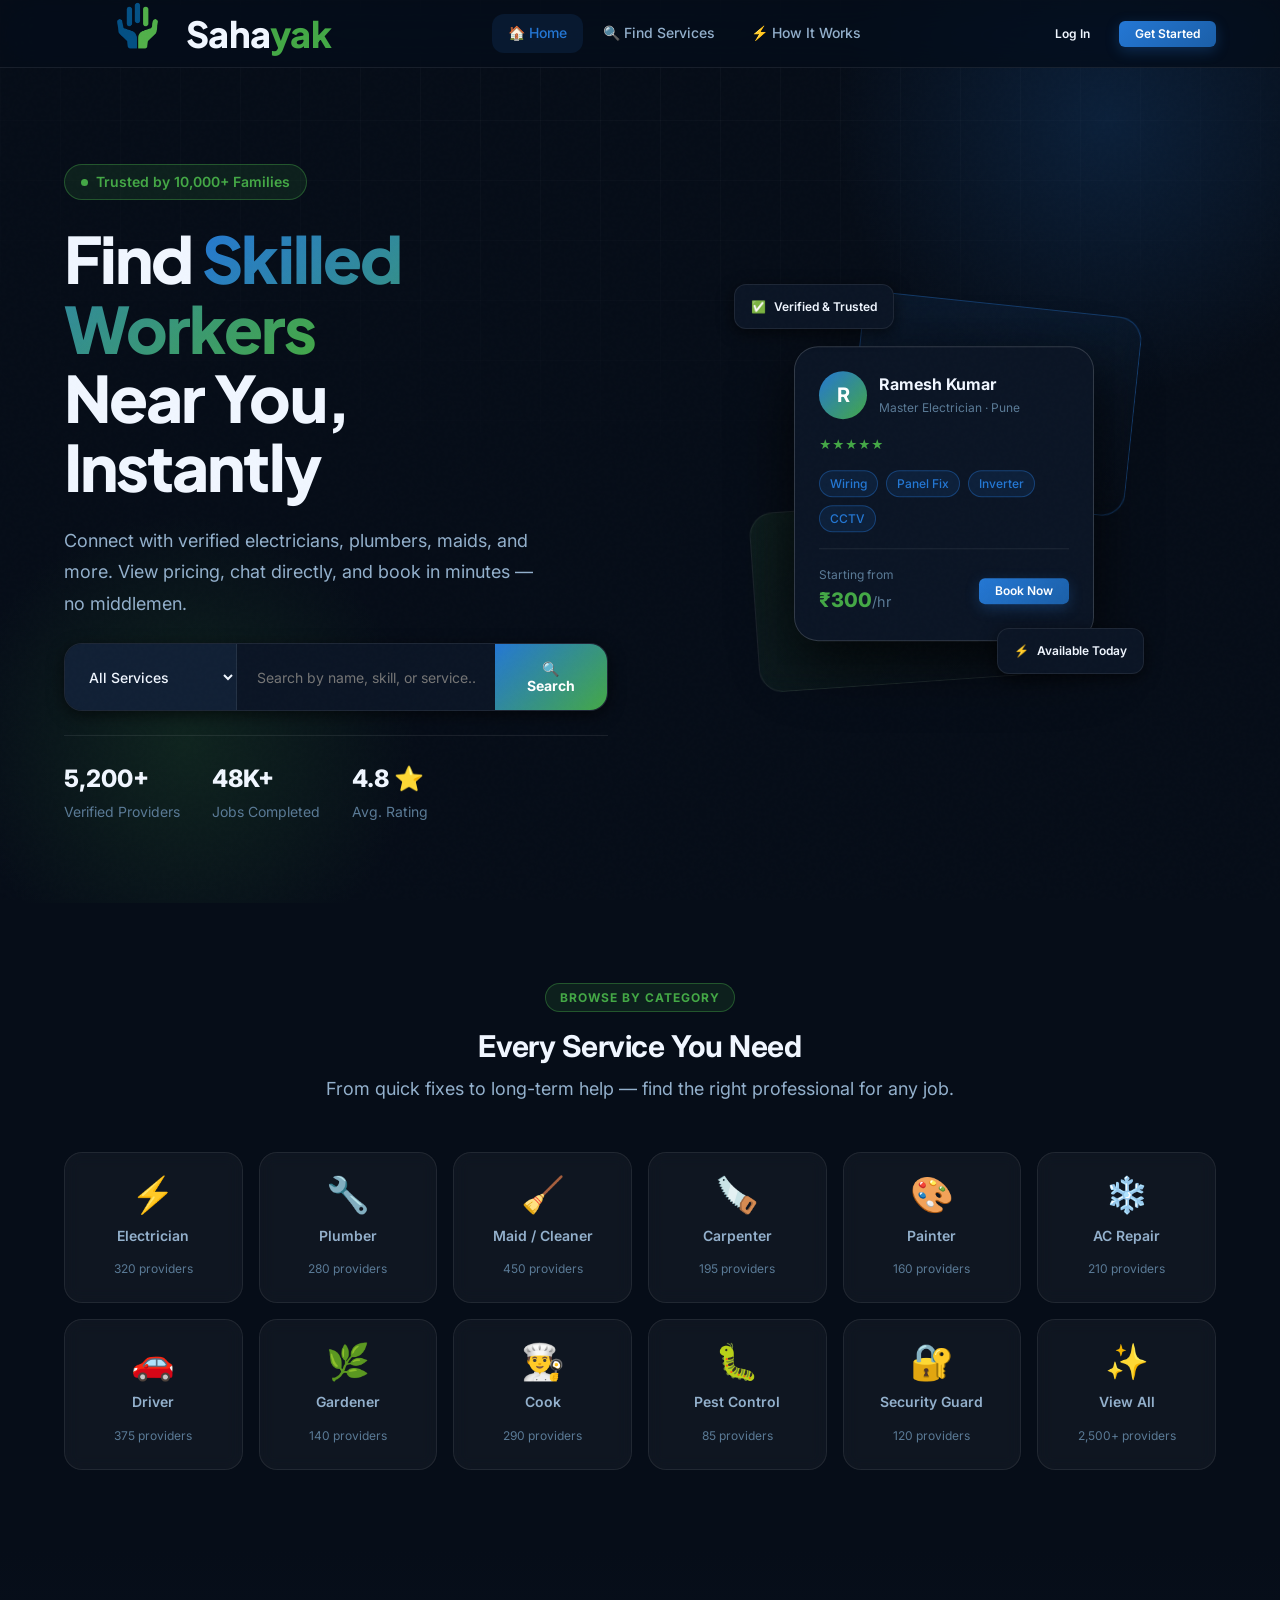
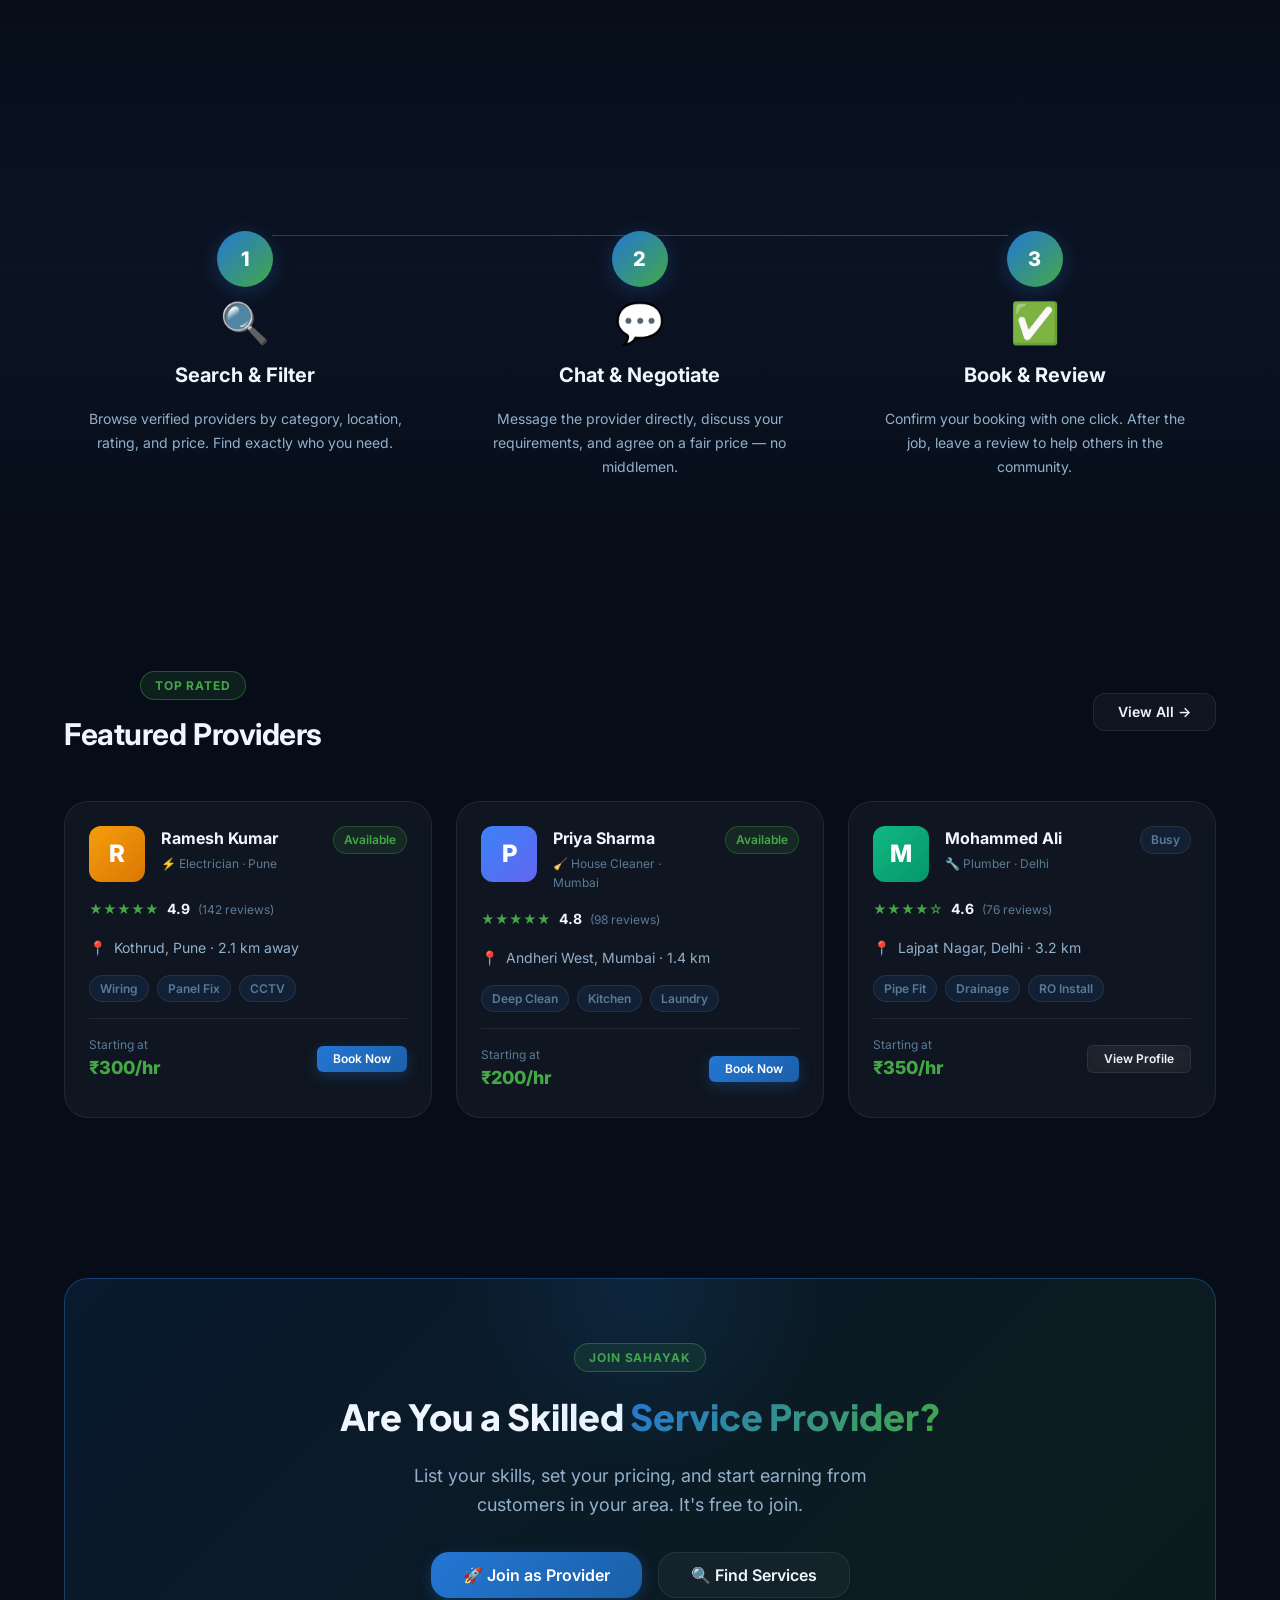
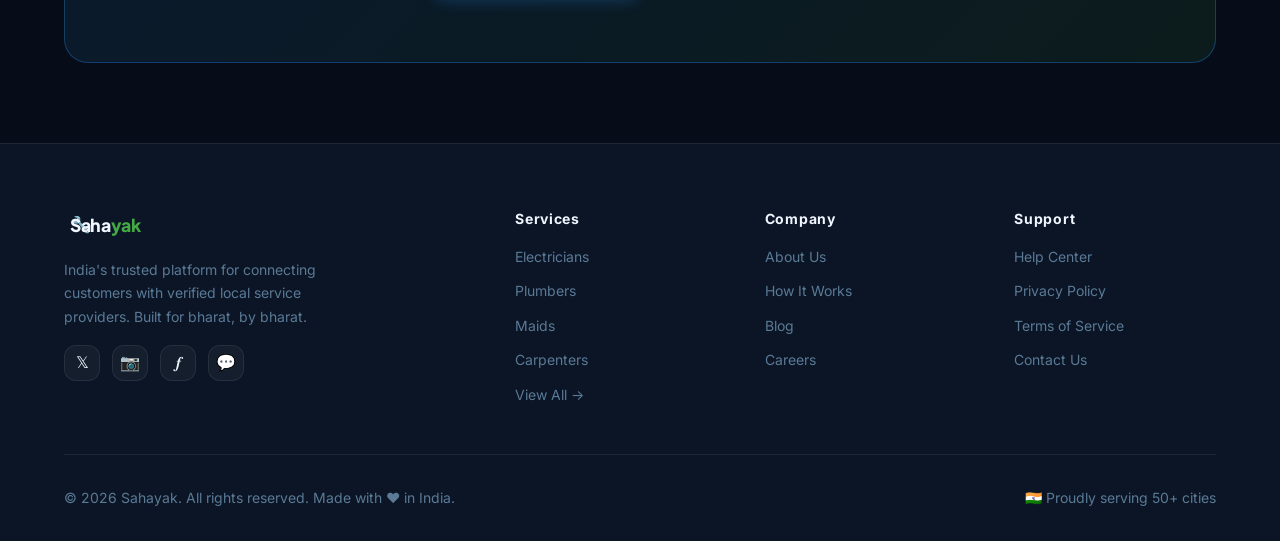
<file: frontend/index.html>
<!DOCTYPE html>
<html lang="en">
<head>
  <meta charset="UTF-8" />
  <meta name="viewport" content="width=device-width, initial-scale=1.0" />
  <title>Sahayak — Find Trusted Local Service Providers Near You</title>
  <meta name="description" content="Sahayak connects you with skilled, trusted local service providers — electricians, plumbers, maids, and more. Book in minutes, pay fairly." />
  <link rel="icon" href="data:image/svg+xml,<svg xmlns='http://www.w3.org/2000/svg' viewBox='0 0 100 100'><text y='.9em' font-size='90'>🔧</text></svg>" />
  <link rel="stylesheet" href="css/global.css" />
  <link rel="stylesheet" href="css/navbar.css" />
  <link rel="stylesheet" href="css/home.css" />
</head>
<body>

<!-- ════════════ NAVBAR ════════════ -->
<nav class="navbar" id="navbar" role="navigation" aria-label="Main navigation">
  <div class="navbar-inner">
    <a href="index.html" class="navbar-logo" aria-label="Sahayak Home">
      <div class="navbar-logo-icon"><img src ="Gemini_Generated_Image_cjdzr0cjdzr0cjdz (1).png"></div>
      <span class="navbar-logo-text">Saha<span>yak</span></span>
    </a>

    <div class="navbar-links">
      <a href="index.html"   class="nav-link active"     id="nav-home">🏠 Home</a>
      <a href="search.html"  class="nav-link"            id="nav-search">🔍 Find Services</a>
      <a href="#how-it-works" class="nav-link"           id="nav-how">⚡ How It Works</a>
    </div>

    <div class="navbar-actions">
      <a href="login.html"  class="btn btn-ghost btn-sm"  id="nav-login">Log In</a>
      <a href="signup.html" class="btn btn-primary btn-sm" id="nav-signup">Get Started</a>
    </div>

    <button class="hamburger" id="hamburger" aria-label="Toggle menu" aria-expanded="false">
      <span></span><span></span><span></span>
    </button>
  </div>
</nav>

<!-- Mobile Menu -->
<div class="mobile-menu" id="mobileMenu" role="menu">
  <a href="index.html"    class="nav-link" role="menuitem">🏠 Home</a>
  <a href="search.html"   class="nav-link" role="menuitem">🔍 Find Services</a>
  <a href="#how-it-works" class="nav-link" role="menuitem">⚡ How It Works</a>
  <div class="mobile-menu-actions">
    <a href="login.html"  class="btn btn-secondary btn-full" id="mobile-login">Log In</a>
    <a href="signup.html" class="btn btn-primary   btn-full" id="mobile-signup">Get Started Free</a>
  </div>
</div>

<!-- ════════════ HERO ════════════ -->
<header class="hero" role="banner">
  <div class="hero-bg">
    <div class="hero-glow-1"></div>
    <div class="hero-glow-2"></div>
    <div class="hero-grid"></div>
  </div>

  <div class="hero-content">
    <div class="hero-text fade-up">
      <div class="hero-badge">
        <span class="hero-badge-dot"></span>
        Trusted by 10,000+ Families
      </div>

      <h1 class="hero-title">
        Find <span class="gradient-text">Skilled Workers</span><br />Near You, Instantly
      </h1>

      <p class="hero-desc">
        Connect with verified electricians, plumbers, maids, and more.
        View pricing, chat directly, and book in minutes — no middlemen.
      </p>

      <!-- Search Bar -->
      <div class="hero-search" id="heroSearch" role="search">
        <select class="hero-search-select" id="categorySelect" aria-label="Service category">
          <option value="">All Services</option>
          <option value="electrician">⚡ Electrician</option>
          <option value="plumber">🔧 Plumber</option>
          <option value="maid">🧹 Maid / Cleaner</option>
          <option value="carpenter">🪚 Carpenter</option>
          <option value="painter">🎨 Painter</option>
          <option value="ac-repair">❄️ AC Repair</option>
          <option value="driver">🚗 Driver</option>
          <option value="gardener">🌿 Gardener</option>
        </select>
        <input
          type="text"
          class="hero-search-input"
          id="heroSearchInput"
          placeholder="Search by name, skill, or service…"
          aria-label="Search query"
        />
        <button class="hero-search-btn" id="heroSearchBtn" type="button">
          🔍 Search
        </button>
      </div>

      <!-- Stats -->
      <div class="hero-stats">
        <div class="stat-item">
          <span class="stat-value">5,200+</span>
          <span class="stat-label">Verified Providers</span>
        </div>
        <div class="stat-item">
          <span class="stat-value">48K+</span>
          <span class="stat-label">Jobs Completed</span>
        </div>
        <div class="stat-item">
          <span class="stat-value">4.8 ⭐</span>
          <span class="stat-label">Avg. Rating</span>
        </div>
      </div>
    </div>

    <!-- Hero Visual -->
    <div class="hero-visual" aria-hidden="true">
      <div class="hero-card-stack">
        <div class="hero-card-bg card-1"></div>
        <div class="hero-card-bg card-2"></div>

        <div class="hero-card-main">
          <div class="hero-card-header">
            <div class="provider-avi">R</div>
            <div>
              <p class="hero-card-name">Ramesh Kumar</p>
              <p class="hero-card-role">Master Electrician · Pune</p>
            </div>
          </div>
          <div class="hero-card-stars">★★★★★</div>
          <div class="hero-card-skills">
            <span class="skill-chip">Wiring</span>
            <span class="skill-chip">Panel Fix</span>
            <span class="skill-chip">Inverter</span>
            <span class="skill-chip">CCTV</span>
          </div>
          <div class="hero-card-price">
            <div>
              <p class="price-label">Starting from</p>
              <p class="price-value">₹300<span style="font-size:.9rem;font-weight:400;color:var(--text-muted)">/hr</span></p>
            </div>
            <a href="profile.html" class="btn btn-primary btn-sm">Book Now</a>
          </div>
        </div>

        <div class="hero-float-badge badge-top">
          <span>✅</span> Verified &amp; Trusted
        </div>
        <div class="hero-float-badge badge-bottom">
          <span>⚡</span> Available Today
        </div>
      </div>
    </div>
  </div>
</header>

<!-- ════════════ CATEGORIES ════════════ -->
<section class="categories-section" id="categories" aria-labelledby="categories-heading">
  <div class="container">
    <div class="section-header fade-up">
      <div class="section-label">Browse by Category</div>
      <h2 class="heading-2" id="categories-heading">Every Service You Need</h2>
      <p class="body-lg mt-2">From quick fixes to long-term help — find the right professional for any job.</p>
    </div>

    <div class="categories-grid">
      <a href="search.html?category=electrician" class="category-card fade-up" id="cat-electrician">
        <div class="category-icon">⚡</div>
        <p class="category-name">Electrician</p>
        <p class="category-count">320 providers</p>
      </a>
      <a href="search.html?category=plumber" class="category-card fade-up" id="cat-plumber">
        <div class="category-icon">🔧</div>
        <p class="category-name">Plumber</p>
        <p class="category-count">280 providers</p>
      </a>
      <a href="search.html?category=maid" class="category-card fade-up" id="cat-maid">
        <div class="category-icon">🧹</div>
        <p class="category-name">Maid / Cleaner</p>
        <p class="category-count">450 providers</p>
      </a>
      <a href="search.html?category=carpenter" class="category-card fade-up" id="cat-carpenter">
        <div class="category-icon">🪚</div>
        <p class="category-name">Carpenter</p>
        <p class="category-count">195 providers</p>
      </a>
      <a href="search.html?category=painter" class="category-card fade-up" id="cat-painter">
        <div class="category-icon">🎨</div>
        <p class="category-name">Painter</p>
        <p class="category-count">160 providers</p>
      </a>
      <a href="search.html?category=ac-repair" class="category-card fade-up" id="cat-ac">
        <div class="category-icon">❄️</div>
        <p class="category-name">AC Repair</p>
        <p class="category-count">210 providers</p>
      </a>
      <a href="search.html?category=driver" class="category-card fade-up" id="cat-driver">
        <div class="category-icon">🚗</div>
        <p class="category-name">Driver</p>
        <p class="category-count">375 providers</p>
      </a>
      <a href="search.html?category=gardener" class="category-card fade-up" id="cat-gardener">
        <div class="category-icon">🌿</div>
        <p class="category-name">Gardener</p>
        <p class="category-count">140 providers</p>
      </a>
      <a href="search.html?category=cook" class="category-card fade-up" id="cat-cook">
        <div class="category-icon">👨‍🍳</div>
        <p class="category-name">Cook</p>
        <p class="category-count">290 providers</p>
      </a>
      <a href="search.html?category=pest-control" class="category-card fade-up" id="cat-pest">
        <div class="category-icon">🐛</div>
        <p class="category-name">Pest Control</p>
        <p class="category-count">85 providers</p>
      </a>
      <a href="search.html?category=security" class="category-card fade-up" id="cat-security">
        <div class="category-icon">🔐</div>
        <p class="category-name">Security Guard</p>
        <p class="category-count">120 providers</p>
      </a>
      <a href="search.html" class="category-card fade-up" id="cat-more">
        <div class="category-icon">✨</div>
        <p class="category-name">View All</p>
        <p class="category-count">2,500+ providers</p>
      </a>
    </div>
  </div>
</section>

<!-- ════════════ HOW IT WORKS ════════════ -->
<section class="how-it-works" id="how-it-works" aria-labelledby="how-heading">
  <div class="container">
    <div class="section-header text-center fade-up">
      <div class="section-label">Simple Process</div>
      <h2 class="heading-2" id="how-heading">Book a Service in 3 Steps</h2>
      <p class="body-lg mt-2">No phone calls, no chasing — everything handled in the app.</p>
    </div>

    <div class="steps-grid">
      <div class="step-card fade-up">
        <div class="step-number">1</div>
        <div class="step-icon-wrap">🔍</div>
        <h3 class="step-title">Search & Filter</h3>
        <p class="step-desc">Browse verified providers by category, location, rating, and price. Find exactly who you need.</p>
      </div>
      <div class="step-card fade-up">
        <div class="step-number">2</div>
        <div class="step-icon-wrap">💬</div>
        <h3 class="step-title">Chat & Negotiate</h3>
        <p class="step-desc">Message the provider directly, discuss your requirements, and agree on a fair price — no middlemen.</p>
      </div>
      <div class="step-card fade-up">
        <div class="step-number">3</div>
        <div class="step-icon-wrap">✅</div>
        <h3 class="step-title">Book & Review</h3>
        <p class="step-desc">Confirm your booking with one click. After the job, leave a review to help others in the community.</p>
      </div>
    </div>
  </div>
</section>

<!-- ════════════ FEATURED PROVIDERS ════════════ -->
<section class="featured-section" aria-labelledby="featured-heading">
  <div class="container">
    <div class="section-header flex justify-between items-center fade-up" style="flex-wrap:wrap;gap:1rem;">
      <div>
        <div class="section-label">Top Rated</div>
        <h2 class="heading-2" id="featured-heading">Featured Providers</h2>
      </div>
      <a href="search.html" class="btn btn-secondary">View All →</a>
    </div>

    <div class="providers-grid">
      <!-- Card 1 -->
      <a href="profile.html?id=1" class="provider-card fade-up" id="prov-1">
        <div class="provider-card-header">
          <div class="provider-card-avi" style="background:linear-gradient(135deg,#F59E0B,#D97706)">R</div>
          <div class="provider-card-info">
            <p class="provider-card-name">Ramesh Kumar</p>
            <p class="provider-card-category">⚡ Electrician · Pune</p>
          </div>
          <div style="margin-left:auto">
            <span class="badge badge-success">Available</span>
          </div>
        </div>
        <div class="provider-card-rating">
          <span class="rating-stars">★★★★★</span>
          <span class="rating-value">4.9</span>
          <span class="rating-count">(142 reviews)</span>
        </div>
        <div class="provider-card-location">
          <span>📍</span> Kothrud, Pune · 2.1 km away
        </div>
        <div class="provider-card-skills">
          <span class="badge badge-muted">Wiring</span>
          <span class="badge badge-muted">Panel Fix</span>
          <span class="badge badge-muted">CCTV</span>
        </div>
        <div class="provider-card-footer">
          <div>
            <span class="provider-price-label">Starting at</span>
            <span class="provider-price">₹300/hr</span>
          </div>
          <span class="btn btn-primary btn-sm">Book Now</span>
        </div>
      </a>

      <!-- Card 2 -->
      <a href="profile.html?id=2" class="provider-card fade-up" id="prov-2">
        <div class="provider-card-header">
          <div class="provider-card-avi" style="background:linear-gradient(135deg,#3B82F6,#6366F1)">P</div>
          <div class="provider-card-info">
            <p class="provider-card-name">Priya Sharma</p>
            <p class="provider-card-category">🧹 House Cleaner · Mumbai</p>
          </div>
          <div style="margin-left:auto">
            <span class="badge badge-success">Available</span>
          </div>
        </div>
        <div class="provider-card-rating">
          <span class="rating-stars">★★★★★</span>
          <span class="rating-value">4.8</span>
          <span class="rating-count">(98 reviews)</span>
        </div>
        <div class="provider-card-location">
          <span>📍</span> Andheri West, Mumbai · 1.4 km
        </div>
        <div class="provider-card-skills">
          <span class="badge badge-muted">Deep Clean</span>
          <span class="badge badge-muted">Kitchen</span>
          <span class="badge badge-muted">Laundry</span>
        </div>
        <div class="provider-card-footer">
          <div>
            <span class="provider-price-label">Starting at</span>
            <span class="provider-price">₹200/hr</span>
          </div>
          <span class="btn btn-primary btn-sm">Book Now</span>
        </div>
      </a>

      <!-- Card 3 -->
      <a href="profile.html?id=3" class="provider-card fade-up" id="prov-3">
        <div class="provider-card-header">
          <div class="provider-card-avi" style="background:linear-gradient(135deg,#10B981,#059669)">M</div>
          <div class="provider-card-info">
            <p class="provider-card-name">Mohammed Ali</p>
            <p class="provider-card-category">🔧 Plumber · Delhi</p>
          </div>
          <div style="margin-left:auto">
            <span class="badge badge-muted">Busy</span>
          </div>
        </div>
        <div class="provider-card-rating">
          <span class="rating-stars">★★★★☆</span>
          <span class="rating-value">4.6</span>
          <span class="rating-count">(76 reviews)</span>
        </div>
        <div class="provider-card-location">
          <span>📍</span> Lajpat Nagar, Delhi · 3.2 km
        </div>
        <div class="provider-card-skills">
          <span class="badge badge-muted">Pipe Fit</span>
          <span class="badge badge-muted">Drainage</span>
          <span class="badge badge-muted">RO Install</span>
        </div>
        <div class="provider-card-footer">
          <div>
            <span class="provider-price-label">Starting at</span>
            <span class="provider-price">₹350/hr</span>
          </div>
          <span class="btn btn-secondary btn-sm">View Profile</span>
        </div>
      </a>
    </div>
  </div>
</section>

<!-- ════════════ CTA BANNER ════════════ -->
<section class="cta-banner" aria-labelledby="cta-heading">
  <div class="container">
    <div class="cta-inner fade-up">
      <div class="section-label" style="margin-inline:auto;width:fit-content;">Join Sahayak</div>
      <h2 class="cta-title" id="cta-heading">Are You a Skilled <span class="gradient-text">Service Provider?</span></h2>
      <p class="cta-desc">List your skills, set your pricing, and start earning from customers in your area. It's free to join.</p>
      <div class="cta-btns">
        <a href="signup.html?role=provider" class="btn btn-primary btn-lg" id="cta-provider-signup">
          🚀 Join as Provider
        </a>
        <a href="signup.html?role=customer" class="btn btn-secondary btn-lg" id="cta-customer-signup">
          🔍 Find Services
        </a>
      </div>
    </div>
  </div>
</section>

<!-- ════════════ FOOTER ════════════ -->
<footer class="footer" role="contentinfo">
  <div class="container">
    <div class="footer-grid">
      <div class="footer-brand">
        <a href="index.html" class="navbar-logo">
          <div class="navbar-logo-icon" style="width:34px;height:34px;font-size:16px;">🔧</div>
          <span class="navbar-logo-text" style="font-size:1.1rem;">Saha<span>yak</span></span>
        </a>
        <p class="footer-brand-desc">India's trusted platform for connecting customers with verified local service providers. Built for bharat, by bharat.</p>
        <div class="footer-socials">
          <a href="#" class="social-btn" aria-label="Twitter">𝕏</a>
          <a href="#" class="social-btn" aria-label="Instagram">📷</a>
          <a href="#" class="social-btn" aria-label="Facebook">𝒇</a>
          <a href="#" class="social-btn" aria-label="WhatsApp">💬</a>
        </div>
      </div>
      <div class="footer-col">
        <p class="footer-col-title">Services</p>
        <div class="footer-links">
          <a href="search.html?category=electrician" class="footer-link">Electricians</a>
          <a href="search.html?category=plumber"     class="footer-link">Plumbers</a>
          <a href="search.html?category=maid"        class="footer-link">Maids</a>
          <a href="search.html?category=carpenter"   class="footer-link">Carpenters</a>
          <a href="search.html"                      class="footer-link">View All →</a>
        </div>
      </div>
      <div class="footer-col">
        <p class="footer-col-title">Company</p>
        <div class="footer-links">
          <a href="#" class="footer-link">About Us</a>
          <a href="#" class="footer-link">How It Works</a>
          <a href="#" class="footer-link">Blog</a>
          <a href="#" class="footer-link">Careers</a>
        </div>
      </div>
      <div class="footer-col">
        <p class="footer-col-title">Support</p>
        <div class="footer-links">
          <a href="#" class="footer-link">Help Center</a>
          <a href="#" class="footer-link">Privacy Policy</a>
          <a href="#" class="footer-link">Terms of Service</a>
          <a href="#" class="footer-link">Contact Us</a>
        </div>
      </div>
    </div>
    <div class="footer-bottom">
      <p>© 2026 Sahayak. All rights reserved. Made with ❤️ in India.</p>
      <p>🇮🇳 Proudly serving 50+ cities</p>
    </div>
  </div>
</footer>

<!-- ════════════ SCRIPTS ════════════ -->
<script>
  // Navbar scroll effect
  const navbar = document.getElementById('navbar');
  window.addEventListener('scroll', () => {
    navbar.classList.toggle('scrolled', window.scrollY > 20);
  });

  // Hamburger menu
  const hamburger = document.getElementById('hamburger');
  const mobileMenu = document.getElementById('mobileMenu');
  hamburger.addEventListener('click', () => {
    const isOpen = mobileMenu.classList.toggle('open');
    hamburger.classList.toggle('open', isOpen);
    hamburger.setAttribute('aria-expanded', isOpen);
  });
  // Close mobile menu on outside click
  document.addEventListener('click', (e) => {
    if (!navbar.contains(e.target) && !mobileMenu.contains(e.target)) {
      mobileMenu.classList.remove('open');
      hamburger.classList.remove('open');
      hamburger.setAttribute('aria-expanded', false);
    }
  });

  // Hero search redirect
  document.getElementById('heroSearchBtn').addEventListener('click', () => {
    const category = document.getElementById('categorySelect').value;
    const query    = document.getElementById('heroSearchInput').value.trim();
    let url = 'search.html';
    const params = [];
    if (category) params.push(`category=${encodeURIComponent(category)}`);
    if (query)    params.push(`q=${encodeURIComponent(query)}`);
    if (params.length) url += '?' + params.join('&');
    window.location.href = url;
  });

  document.getElementById('heroSearchInput').addEventListener('keydown', (e) => {
    if (e.key === 'Enter') document.getElementById('heroSearchBtn').click();
  });

  // Scroll fade-up animations
  const observer = new IntersectionObserver((entries) => {
    entries.forEach((entry, i) => {
      if (entry.isIntersecting) {
        setTimeout(() => entry.target.classList.add('visible'), i * 80);
        observer.unobserve(entry.target);
      }
    });
  }, { threshold: 0.1 });

  document.querySelectorAll('.fade-up, .fade-in').forEach(el => observer.observe(el));
</script>

</body>
</html>
</file>
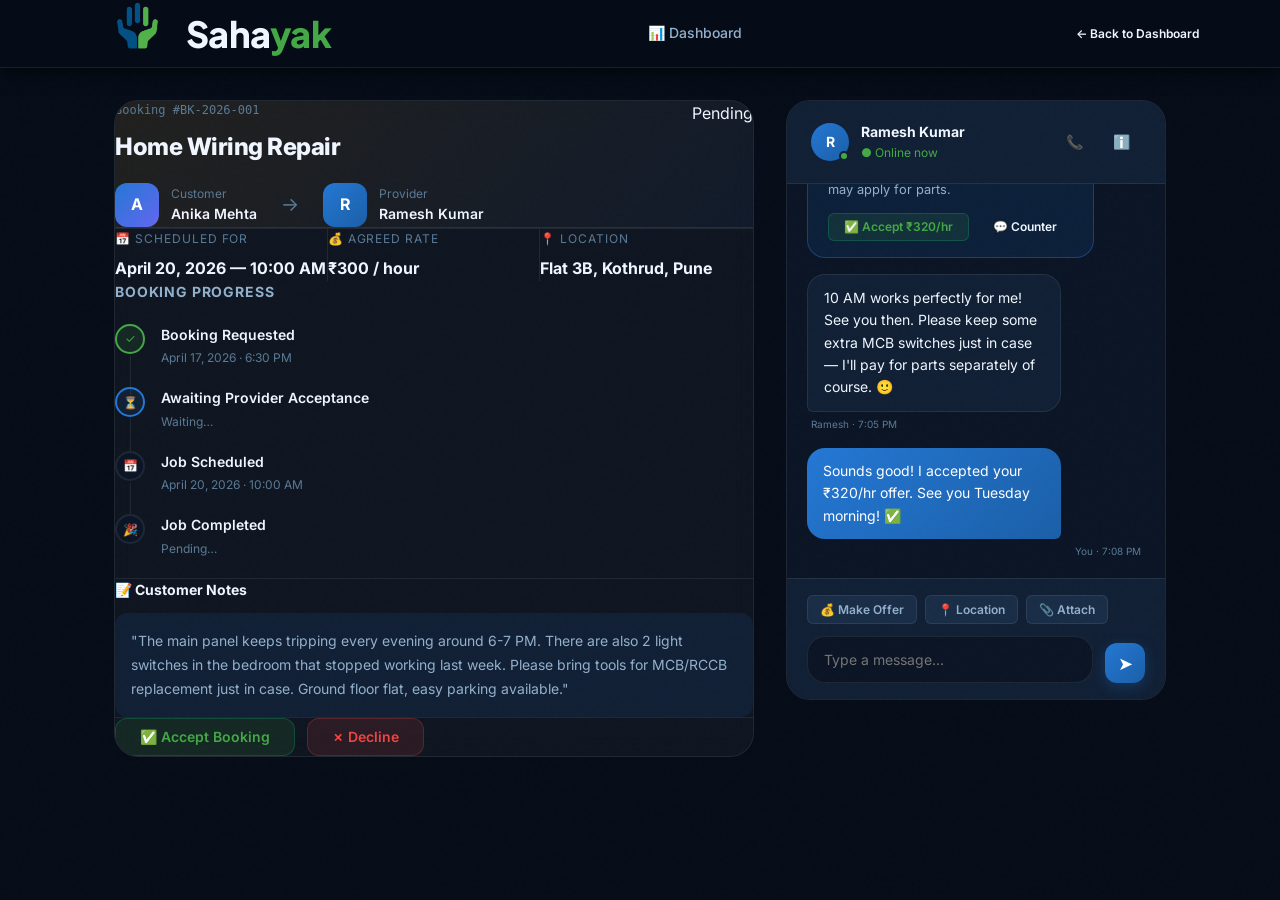
<file: frontend/booking.html>
<!DOCTYPE html>
<html lang="en">
<head>
  <meta charset="UTF-8" />
  <meta name="viewport" content="width=device-width, initial-scale=1.0" />
  <title>Booking #BK-001 — Sahayak</title>
  <meta name="description" content="View booking details and chat with your service provider on Sahayak." />
  <link rel="icon" href="data:image/svg+xml,<svg xmlns='http://www.w3.org/2000/svg' viewBox='0 0 100 100'><text y='.9em' font-size='90'>🔧</text></svg>" />
  <link rel="stylesheet" href="css/global.css" />
  <link rel="stylesheet" href="css/navbar.css" />
  <link rel="stylesheet" href="css/booking.css" />
</head>
<body>

<!-- NAVBAR -->
<nav class="navbar scrolled" id="navbar">
  <div class="navbar-inner">
    <a href="index.html" class="navbar-logo">
      <div class="navbar-logo-icon"><img src="Gemini_Generated_Image_cjdzr0cjdzr0cjdz (1).png" alt="Sahayak Logo"></div>
      <span class="navbar-logo-text">Saha<span>yak</span></span>
    </a>
    <div class="navbar-links">
      <a href="dashboard.html" class="nav-link">📊 Dashboard</a>
    </div>
    <div class="navbar-actions">
      <a href="dashboard.html" class="btn btn-ghost btn-sm">← Back to Dashboard</a>
    </div>
    <button class="hamburger" id="hamburger" aria-label="Toggle menu" aria-expanded="false">
      <span></span><span></span><span></span>
    </button>
  </div>
</nav>
<div class="mobile-menu" id="mobileMenu">
  <a href="dashboard.html" class="nav-link">📊 Dashboard</a>
  <div class="mobile-menu-actions">
    <a href="dashboard.html" class="btn btn-secondary btn-full">← Back to Dashboard</a>
  </div>
</div>

<div class="booking-page" role="main">
  <div class="booking-container">

    <!-- Booking Detail Card -->
    <div class="booking-detail">

      <!-- Header -->
      <div class="booking-detail-header">
        <div class="booking-detail-top">
          <div>
            <p class="booking-id">Booking #BK-2026-001</p>
            <h1 class="booking-title">Home Wiring Repair</h1>
          </div>
          <span class="status-badge status-pending" id="bookingStatus">Pending</span>
        </div>

        <div class="booking-parties">
          <div class="booking-party">
            <div class="booking-party-avi customer">A</div>
            <div>
              <p class="booking-party-role">Customer</p>
              <p class="booking-party-name">Anika Mehta</p>
            </div>
          </div>
          <span class="booking-arrow" aria-hidden="true">→</span>
          <div class="booking-party">
            <div class="booking-party-avi">R</div>
            <div>
              <p class="booking-party-role">Provider</p>
              <p class="booking-party-name">Ramesh Kumar</p>
            </div>
          </div>
        </div>
      </div>

      <!-- Info Grid -->
      <div class="booking-info-grid" role="region" aria-label="Booking details">
        <div class="booking-info-item">
          <p class="booking-info-label">📅 Scheduled For</p>
          <p class="booking-info-val">April 20, 2026 — 10:00 AM</p>
        </div>
        <div class="booking-info-item">
          <p class="booking-info-label">💰 Agreed Rate</p>
          <p class="booking-info-val" id="bookingRate">₹300 / hour</p>
        </div>
        <div class="booking-info-item">
          <p class="booking-info-label">📍 Location</p>
          <p class="booking-info-val">Flat 3B, Kothrud, Pune</p>
        </div>
      </div>

      <!-- Timeline -->
      <div class="booking-timeline">
        <p class="timeline-title">Booking Progress</p>
        <div class="timeline" role="list">
          <div class="timeline-item done" role="listitem">
            <div class="timeline-icon">✓</div>
            <div class="timeline-content">
              <p class="timeline-label">Booking Requested</p>
              <p class="timeline-date">April 17, 2026 · 6:30 PM</p>
            </div>
          </div>
          <div class="timeline-item active" id="tlAccepted" role="listitem">
            <div class="timeline-icon">⏳</div>
            <div class="timeline-content">
              <p class="timeline-label">Awaiting Provider Acceptance</p>
              <p class="timeline-date">Waiting…</p>
            </div>
          </div>
          <div class="timeline-item" id="tlScheduled" role="listitem">
            <div class="timeline-icon">📅</div>
            <div class="timeline-content">
              <p class="timeline-label">Job Scheduled</p>
              <p class="timeline-date">April 20, 2026 · 10:00 AM</p>
            </div>
          </div>
          <div class="timeline-item" id="tlCompleted" role="listitem">
            <div class="timeline-icon">🎉</div>
            <div class="timeline-content">
              <p class="timeline-label">Job Completed</p>
              <p class="timeline-date">Pending…</p>
            </div>
          </div>
        </div>
      </div>

      <!-- Customer Notes -->
      <div class="booking-notes">
        <p class="booking-notes-label">📝 Customer Notes</p>
        <div class="booking-notes-text">
          "The main panel keeps tripping every evening around 6-7 PM. There are also 2 light switches in the bedroom that stopped working last week. Please bring tools for MCB/RCCB replacement just in case. Ground floor flat, easy parking available."
        </div>
      </div>

      <!-- Provider: Accept / Reject Actions (shown to providers) -->
      <div class="provider-booking-actions" id="providerActions">
        <button class="btn btn-success" id="acceptBookingBtn" type="button">✅ Accept Booking</button>
        <button class="btn btn-danger"  id="rejectBookingBtn" type="button">✗ Decline</button>
      </div>

      <!-- Customer: Leave Review (shown after completion) -->
      <div class="review-form-section" id="reviewSection" style="display:none;">
        <p class="review-form-title">Leave a Review</p>
        <div class="star-picker" id="starPicker" role="group" aria-label="Rating">
          <button class="star-btn" data-val="1" type="button" aria-label="1 star">★</button>
          <button class="star-btn" data-val="2" type="button" aria-label="2 stars">★</button>
          <button class="star-btn" data-val="3" type="button" aria-label="3 stars">★</button>
          <button class="star-btn" data-val="4" type="button" aria-label="4 stars">★</button>
          <button class="star-btn" data-val="5" type="button" aria-label="5 stars">★</button>
        </div>
        <div class="form-group">
          <textarea id="reviewText" class="form-textarea" rows="3" placeholder="Share your experience with this provider…"></textarea>
        </div>
        <button class="btn btn-primary" id="submitReviewBtn" type="button">Submit Review</button>
      </div>

    </div>

    <!-- Chat Panel -->
    <aside class="chat-panel" aria-label="Booking chat">
      <div class="chat-header">
        <div class="chat-header-avi">R</div>
        <div>
          <p class="chat-header-name">Ramesh Kumar</p>
          <p class="chat-header-status">● Online now</p>
        </div>
        <div style="margin-left:auto;display:flex;gap:.5rem;">
          <button class="btn btn-icon btn-ghost" type="button" title="Call" aria-label="Call">📞</button>
          <button class="btn btn-icon btn-ghost" type="button" title="Info" aria-label="Booking info">ℹ️</button>
        </div>
      </div>

      <!-- Messages -->
      <div class="chat-messages" id="chatMessages" role="log" aria-label="Chat messages" aria-live="polite">

        <div class="chat-day-divider">Today</div>

        <!-- Incoming messages -->
        <div class="message-group message-incoming">
          <div class="message-bubble">
            Hello Anika! I saw your booking request. I can definitely help with the panel tripping and the bedroom switches. What time works best for you on the 20th?
          </div>
          <p class="message-meta">Ramesh · 6:45 PM</p>
        </div>

        <!-- Outgoing messages -->
        <div class="message-group message-outgoing">
          <div class="message-bubble">
            Hi Ramesh! Is 10 AM okay? I'll be home all day so any time before noon works.
          </div>
          <p class="message-meta">You · 6:50 PM</p>
        </div>

        <!-- Negotiation offer -->
        <div class="offer-bubble">
          <p class="offer-label">💰 Price Offer from Ramesh</p>
          <p class="offer-amount">₹320 / hour</p>
          <p style="font-size:.8rem;color:var(--text-secondary);margin-bottom:.75rem;">Includes all tools & materials for standard repairs. Additional charges may apply for parts.</p>
          <div class="offer-actions">
            <button class="btn btn-success btn-sm" id="acceptOffer" type="button">✅ Accept ₹320/hr</button>
            <button class="btn btn-ghost btn-sm" id="counterOffer" type="button">💬 Counter</button>
          </div>
        </div>

        <div class="message-group message-incoming">
          <div class="message-bubble">
            10 AM works perfectly for me! See you then. Please keep some extra MCB switches just in case — I'll pay for parts separately of course. 🙂
          </div>
          <p class="message-meta">Ramesh · 7:05 PM</p>
        </div>

        <div class="message-group message-outgoing">
          <div class="message-bubble">
            Sounds good! I accepted your ₹320/hr offer. See you Tuesday morning! ✅
          </div>
          <p class="message-meta">You · 7:08 PM</p>
        </div>

      </div>

      <!-- Chat Input -->
      <div class="chat-input-area">
        <div class="chat-toolbar">
          <button class="chat-tool-btn" id="offerPriceBtn" type="button">💰 Make Offer</button>
          <button class="chat-tool-btn" id="shareLocationBtn" type="button">📍 Location</button>
          <button class="chat-tool-btn" id="attachFileBtn" type="button">📎 Attach</button>
        </div>
        <div class="chat-input-row">
          <textarea
            class="chat-input-box"
            id="chatInput"
            rows="1"
            placeholder="Type a message…"
            aria-label="Message input"
          ></textarea>
          <button class="chat-send-btn" id="sendBtn" type="button" aria-label="Send message">➤</button>
        </div>
      </div>
    </aside>

  </div>
</div>

<!-- Toast Container -->
<div class="toast-container" id="toastContainer"></div>

<script src="js/booking.js"></script>
<script>
  // Navbar hamburger
  const hamburger = document.getElementById('hamburger');
  const mobileMenu = document.getElementById('mobileMenu');
  hamburger.addEventListener('click', () => {
    const open = mobileMenu.classList.toggle('open');
    hamburger.classList.toggle('open', open);
    hamburger.setAttribute('aria-expanded', open);
  });

  // Star picker
  let selectedRating = 0;
  document.querySelectorAll('.star-btn').forEach(btn => {
    btn.addEventListener('click', function () {
      selectedRating = parseInt(this.dataset.val);
      document.querySelectorAll('.star-btn').forEach((b, i) => {
        b.classList.toggle('selected', i < selectedRating);
      });
    });
    btn.addEventListener('mouseover', function () {
      const val = parseInt(this.dataset.val);
      document.querySelectorAll('.star-btn').forEach((b, i) => {
        b.style.color = i < val ? 'var(--accent)' : '';
      });
    });
    btn.addEventListener('mouseout', () => {
      document.querySelectorAll('.star-btn').forEach((b, i) => {
        b.style.color = i < selectedRating ? 'var(--accent)' : '';
      });
    });
  });

  // Submit review
  document.getElementById('submitReviewBtn')?.addEventListener('click', async () => {
    if (!selectedRating) { showToast('Please select a star rating.', 'error'); return; }
    const text = document.getElementById('reviewText').value.trim();
    showToast('Review submitted! Thank you. ⭐', 'success');
    document.getElementById('reviewSection').style.display = 'none';
  });

  // Accept booking (provider view)
  document.getElementById('acceptBookingBtn')?.addEventListener('click', () => {
    document.getElementById('bookingStatus').textContent = 'Accepted';
    document.getElementById('bookingStatus').className = 'status-badge status-accepted';
    document.getElementById('tlAccepted').className = 'timeline-item done';
    document.getElementById('tlAccepted').querySelector('.timeline-icon').textContent = '✓';
    document.getElementById('providerActions').style.display = 'none';
    showToast('Booking accepted! The customer has been notified. ✅', 'success');
  });

  document.getElementById('rejectBookingBtn')?.addEventListener('click', () => {
    if (confirm('Are you sure you want to decline this booking?')) {
      document.getElementById('bookingStatus').textContent = 'Declined';
      document.getElementById('bookingStatus').className = 'status-badge status-rejected';
      document.getElementById('providerActions').style.display = 'none';
      showToast('Booking declined.', 'error');
    }
  });

  // Accept price offer
  document.getElementById('acceptOffer')?.addEventListener('click', function () {
    document.getElementById('bookingRate').textContent = '₹320 / hour';
    this.closest('.offer-bubble').innerHTML = '<p style="color:var(--success);font-size:.875rem;font-weight:600;">✅ You accepted ₹320/hr</p>';
    showToast('Price accepted! ₹320/hr locked in.', 'success');
  });

  // Counter offer
  document.getElementById('counterOffer')?.addEventListener('click', () => {
    const counter = prompt('Enter your counter offer (₹/hr):');
    if (counter && !isNaN(counter)) {
      sendMessage(`I'd like to counter with ₹${counter}/hr. Does that work for you?`);
    }
  });

  // Send message
  document.getElementById('sendBtn').addEventListener('click', sendChatMessage);
  document.getElementById('chatInput').addEventListener('keydown', (e) => {
    if (e.key === 'Enter' && !e.shiftKey) { e.preventDefault(); sendChatMessage(); }
  });

  // Auto-resize textarea
  document.getElementById('chatInput').addEventListener('input', function () {
    this.style.height = 'auto';
    this.style.height = Math.min(this.scrollHeight, 100) + 'px';
  });

  function sendChatMessage() {
    const input = document.getElementById('chatInput');
    const text  = input.value.trim();
    if (!text) return;
    sendMessage(text);
    input.value = '';
    input.style.height = 'auto';
  }

  function sendMessage(text) {
    const messages = document.getElementById('chatMessages');
    const group = document.createElement('div');
    group.className = 'message-group message-outgoing';
    const now = new Date();
    group.innerHTML = `
      <div class="message-bubble">${escapeHtml(text)}</div>
      <p class="message-meta">You · ${now.getHours()}:${String(now.getMinutes()).padStart(2,'0')}</p>
    `;
    messages.appendChild(group);
    messages.scrollTop = messages.scrollHeight;
  }

  function escapeHtml(str) {
    return str.replace(/&/g,'&amp;').replace(/</g,'&lt;').replace(/>/g,'&gt;').replace(/"/g,'&quot;');
  }

  function showToast(msg, type = 'info') {
    const c = document.getElementById('toastContainer');
    const t = document.createElement('div');
    t.className = `toast ${type}`;
    t.textContent = msg;
    c.appendChild(t);
    setTimeout(() => t.remove(), 3500);
  }

  // Chat toolbar stubs
  document.getElementById('offerPriceBtn').addEventListener('click', () => {
    const price = prompt('Enter your price offer (₹/hr):');
    if (price && !isNaN(price)) sendMessage(`💰 I'd like to offer ₹${price}/hr for this job.`);
  });
  document.getElementById('shareLocationBtn').addEventListener('click', () => {
    sendMessage('📍 My location: Flat 3B, Kothrud, Pune — https://maps.google.com/?q=Kothrud+Pune');
  });
  document.getElementById('attachFileBtn').addEventListener('click', () => {
    showToast('File attachments coming soon!', 'info');
  });

  // Scroll chat to bottom on load
  const chatMessages = document.getElementById('chatMessages');
  chatMessages.scrollTop = chatMessages.scrollHeight;
</script>
</body>
</html>
</file>
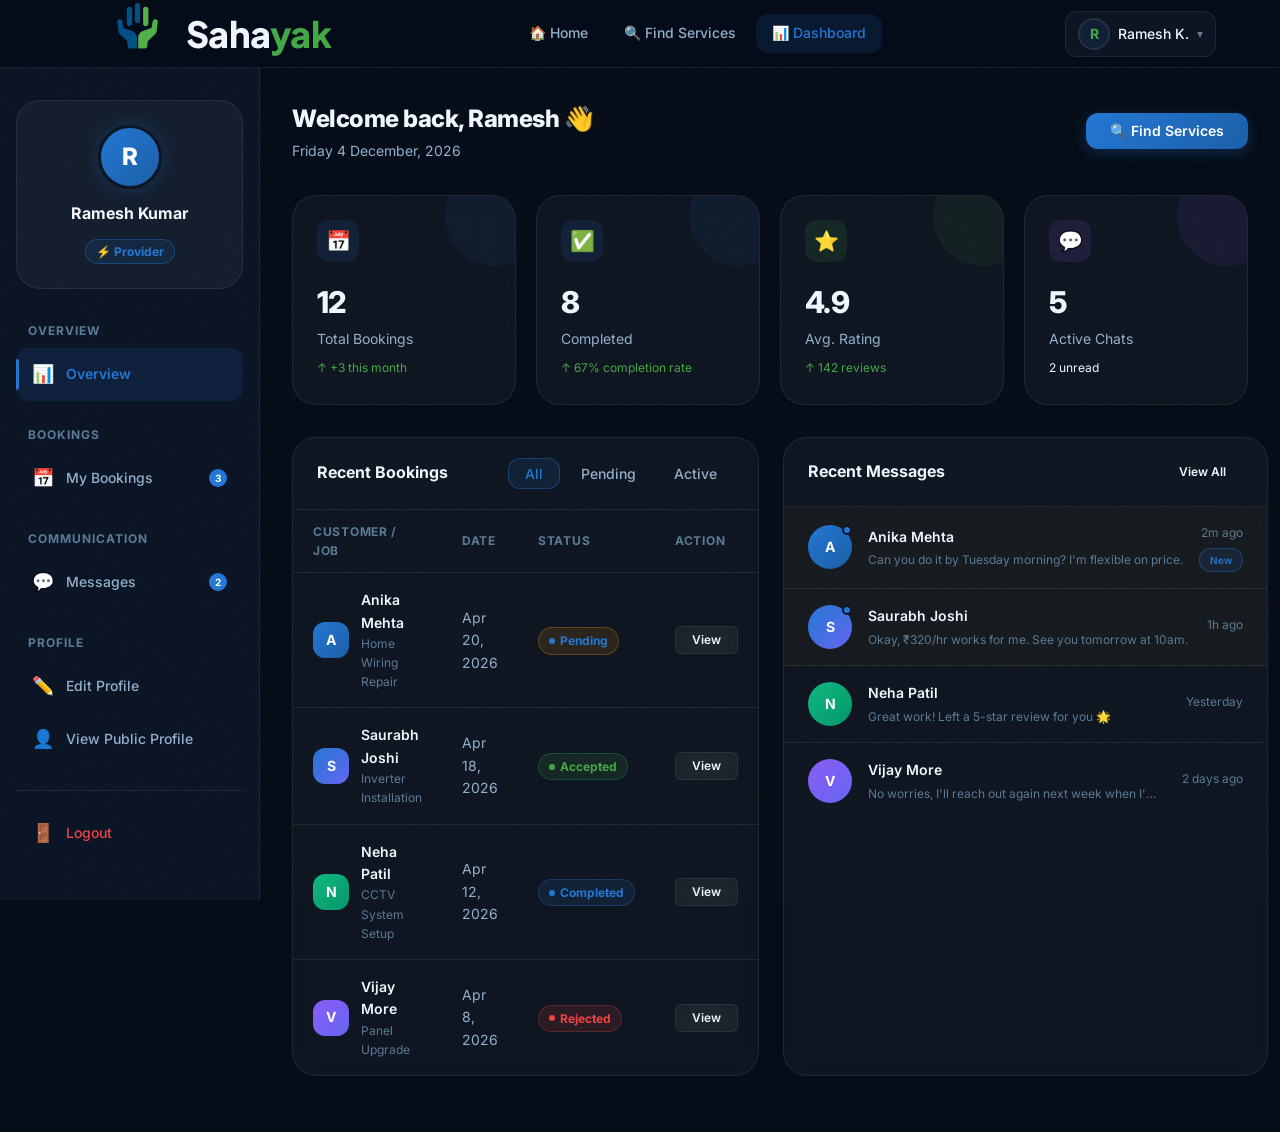
<file: frontend/dashboard.html>
<!DOCTYPE html>
<html lang="en">
<head>
  <meta charset="UTF-8" />
  <meta name="viewport" content="width=device-width, initial-scale=1.0" />
  <title>Dashboard — Sahayak</title>
  <meta name="description" content="Manage your bookings, messages, and profile on Sahayak." />
  <link rel="icon" href="data:image/svg+xml,<svg xmlns='http://www.w3.org/2000/svg' viewBox='0 0 100 100'><text y='.9em' font-size='90'>🔧</text></svg>" />
  <link rel="stylesheet" href="css/global.css" />
  <link rel="stylesheet" href="css/navbar.css" />
  <link rel="stylesheet" href="css/dashboard.css" />
</head>
<body>

<!-- NAVBAR -->
<nav class="navbar scrolled" id="navbar">
  <div class="navbar-inner">
    <a href="index.html" class="navbar-logo">
      <div class="navbar-logo-icon"><img src="Gemini_Generated_Image_cjdzr0cjdzr0cjdz (1).png" alt="Sahayak Logo"></div>
      <span class="navbar-logo-text">Saha<span>yak</span></span>
    </a>
    <div class="navbar-links">
      <a href="index.html"   class="nav-link">🏠 Home</a>
      <a href="search.html"  class="nav-link">🔍 Find Services</a>
      <a href="dashboard.html" class="nav-link active">📊 Dashboard</a>
    </div>
    <div class="navbar-actions">
      <!-- User menu injected by JS -->
      <div class="user-menu-wrapper" id="userMenuWrapper">
        <button class="user-menu-trigger" id="userMenuTrigger" aria-label="User menu" aria-expanded="false">
          <div class="avatar avatar-sm">R</div>
          <span class="user-name" id="navUserName">Ramesh K.</span>
          <span class="chevron">▾</span>
        </button>
        <div class="user-dropdown" id="userDropdown" role="menu">
          <a href="dashboard.html"    class="dropdown-item" role="menuitem">📊 Dashboard</a>
          <a href="edit-profile.html" class="dropdown-item" role="menuitem">✏️ Edit Profile</a>
          <div class="dropdown-separator"></div>
          <div class="dropdown-item danger" id="logoutBtn" role="menuitem" tabindex="0">🚪 Logout</div>
        </div>
      </div>
    </div>
    <button class="hamburger" id="hamburger" aria-label="Toggle menu" aria-expanded="false">
      <span></span><span></span><span></span>
    </button>
  </div>
</nav>

<div class="dashboard-page" role="main">

  <!-- Sidebar Nav -->
  <aside class="dash-sidebar" aria-label="Dashboard navigation">
    <div class="dash-user-panel">
      <div class="dash-user-avi" id="dashUserAvi">R</div>
      <p class="dash-user-name" id="dashUserName">Ramesh Kumar</p>
      <span class="dash-user-role" id="dashUserRole">⚡ Provider</span>
    </div>

    <div class="dash-nav-section">
      <p class="dash-nav-label">Overview</p>
      <a href="#overview"  class="dash-nav-item active" data-section="overview">
        <span class="dash-nav-icon">📊</span> Overview
      </a>
    </div>

    <div class="dash-nav-section">
      <p class="dash-nav-label">Bookings</p>
      <a href="#bookings" class="dash-nav-item" data-section="bookings">
        <span class="dash-nav-icon">📅</span> My Bookings
        <span class="dash-nav-badge" id="pendingBadge">3</span>
      </a>
    </div>

    <div class="dash-nav-section">
      <p class="dash-nav-label">Communication</p>
      <a href="#messages" class="dash-nav-item" data-section="messages">
        <span class="dash-nav-icon">💬</span> Messages
        <span class="dash-nav-badge" id="msgBadge">2</span>
      </a>
    </div>

    <div class="dash-nav-section">
      <p class="dash-nav-label">Profile</p>
      <a href="edit-profile.html" class="dash-nav-item">
        <span class="dash-nav-icon">✏️</span> Edit Profile
      </a>
      <a href="profile.html" class="dash-nav-item">
        <span class="dash-nav-icon">👤</span> View Public Profile
      </a>
    </div>

    <div class="dash-nav-section" style="margin-top:auto;padding-top:1rem;border-top:1px solid var(--border);">
      <div class="dash-nav-item danger" id="sidebarLogout" style="color:var(--error);cursor:pointer;">
        <span class="dash-nav-icon">🚪</span> Logout
      </div>
    </div>
  </aside>

  <!-- Main Content -->
  <main class="dash-main">

    <!-- Overview Section -->
    <div id="section-overview">
      <div class="dash-page-header">
        <div>
          <h1 class="dash-page-title">Welcome back, <span id="greetName">Ramesh</span> 👋</h1>
          <p class="dash-page-subtitle" id="greetDate">Thursday, 17 April 2026</p>
        </div>
        <a href="search.html" class="btn btn-primary">🔍 Find Services</a>
      </div>

      <!-- Stats Row -->
      <div class="stats-row" role="region" aria-label="Statistics">
        <div class="stat-card accent">
          <div class="stat-card-icon">📅</div>
          <p class="stat-card-val" id="statTotal">12</p>
          <p class="stat-card-label">Total Bookings</p>
          <p class="stat-card-trend up">↑ +3 this month</p>
        </div>
        <div class="stat-card blue">
          <div class="stat-card-icon">✅</div>
          <p class="stat-card-val" id="statCompleted">8</p>
          <p class="stat-card-label">Completed</p>
          <p class="stat-card-trend up">↑ 67% completion rate</p>
        </div>
        <div class="stat-card success">
          <div class="stat-card-icon">⭐</div>
          <p class="stat-card-val" id="statRating">4.9</p>
          <p class="stat-card-label">Avg. Rating</p>
          <p class="stat-card-trend up">↑ 142 reviews</p>
        </div>
        <div class="stat-card purple">
          <div class="stat-card-icon">💬</div>
          <p class="stat-card-val" id="statMessages">5</p>
          <p class="stat-card-label">Active Chats</p>
          <p class="stat-card-trend">2 unread</p>
        </div>
      </div>

      <!-- Two-column row -->
      <div class="dash-row">
        <!-- Recent Bookings -->
        <div class="dash-panel">
          <div class="dash-panel-header">
            <p class="dash-panel-title">Recent Bookings</p>
            <div class="dash-tabs">
              <button class="dash-tab active" data-tab="all" type="button">All</button>
              <button class="dash-tab" data-tab="pending" type="button">Pending</button>
              <button class="dash-tab" data-tab="active" type="button">Active</button>
            </div>
          </div>
          <div style="overflow-x:auto;">
            <table class="bookings-table" aria-label="Recent bookings">
              <thead>
                <tr>
                  <th>Customer / Job</th>
                  <th>Date</th>
                  <th>Status</th>
                  <th>Action</th>
                </tr>
              </thead>
              <tbody id="bookingsTableBody">
                <tr>
                  <td>
                    <div class="booking-provider">
                      <div class="booking-avi">A</div>
                      <div>
                        <p class="booking-name">Anika Mehta</p>
                        <p class="booking-service">Home Wiring Repair</p>
                      </div>
                    </div>
                  </td>
                  <td style="font-size:.875rem;color:var(--text-secondary);">Apr 20, 2026</td>
                  <td><span class="status-badge status-pending">Pending</span></td>
                  <td>
                    <div class="booking-actions">
                      <a href="booking.html?id=1" class="btn btn-sm btn-secondary">View</a>
                    </div>
                  </td>
                </tr>
                <tr>
                  <td>
                    <div class="booking-provider">
                      <div class="booking-avi" style="background:linear-gradient(135deg,var(--blue),#6366F1);">S</div>
                      <div>
                        <p class="booking-name">Saurabh Joshi</p>
                        <p class="booking-service">Inverter Installation</p>
                      </div>
                    </div>
                  </td>
                  <td style="font-size:.875rem;color:var(--text-secondary);">Apr 18, 2026</td>
                  <td><span class="status-badge status-accepted">Accepted</span></td>
                  <td>
                    <div class="booking-actions">
                      <a href="booking.html?id=2" class="btn btn-sm btn-secondary">View</a>
                    </div>
                  </td>
                </tr>
                <tr>
                  <td>
                    <div class="booking-provider">
                      <div class="booking-avi" style="background:linear-gradient(135deg,#10B981,#059669);">N</div>
                      <div>
                        <p class="booking-name">Neha Patil</p>
                        <p class="booking-service">CCTV System Setup</p>
                      </div>
                    </div>
                  </td>
                  <td style="font-size:.875rem;color:var(--text-secondary);">Apr 12, 2026</td>
                  <td><span class="status-badge status-completed">Completed</span></td>
                  <td>
                    <div class="booking-actions">
                      <a href="booking.html?id=3" class="btn btn-sm btn-secondary">View</a>
                    </div>
                  </td>
                </tr>
                <tr>
                  <td>
                    <div class="booking-provider">
                      <div class="booking-avi" style="background:linear-gradient(135deg,#8B5CF6,#6366F1);">V</div>
                      <div>
                        <p class="booking-name">Vijay More</p>
                        <p class="booking-service">Panel Upgrade</p>
                      </div>
                    </div>
                  </td>
                  <td style="font-size:.875rem;color:var(--text-secondary);">Apr 8, 2026</td>
                  <td><span class="status-badge status-rejected">Rejected</span></td>
                  <td>
                    <div class="booking-actions">
                      <a href="booking.html?id=4" class="btn btn-sm btn-secondary">View</a>
                    </div>
                  </td>
                </tr>
              </tbody>
            </table>
          </div>
        </div>

        <!-- Recent Messages -->
        <div class="dash-panel">
          <div class="dash-panel-header">
            <p class="dash-panel-title">Recent Messages</p>
            <a href="#messages" class="btn btn-ghost btn-sm" data-section="messages">View All</a>
          </div>
          <div class="message-preview-list" id="messagePreviewList">
            <a href="booking.html?id=1" class="message-preview-item unread">
              <div class="msg-avi" style="background:linear-gradient(135deg,var(--accent),var(--accent-dark));">A
                <div class="msg-unread-dot"></div>
              </div>
              <div class="msg-body">
                <p class="msg-name">Anika Mehta</p>
                <p class="msg-preview">Can you do it by Tuesday morning? I'm flexible on price.</p>
              </div>
              <div class="msg-meta">
                <p class="msg-time">2m ago</p>
                <span class="badge badge-accent" style="font-size:.625rem;">New</span>
              </div>
            </a>
            <a href="booking.html?id=2" class="message-preview-item unread">
              <div class="msg-avi" style="background:linear-gradient(135deg,var(--blue),#6366F1);">S
                <div class="msg-unread-dot"></div>
              </div>
              <div class="msg-body">
                <p class="msg-name">Saurabh Joshi</p>
                <p class="msg-preview">Okay, ₹320/hr works for me. See you tomorrow at 10am.</p>
              </div>
              <div class="msg-meta">
                <p class="msg-time">1h ago</p>
              </div>
            </a>
            <a href="booking.html?id=3" class="message-preview-item">
              <div class="msg-avi" style="background:linear-gradient(135deg,#10B981,#059669);">N</div>
              <div class="msg-body">
                <p class="msg-name">Neha Patil</p>
                <p class="msg-preview">Great work! Left a 5-star review for you 🌟</p>
              </div>
              <div class="msg-meta">
                <p class="msg-time">Yesterday</p>
              </div>
            </a>
            <a href="booking.html?id=5" class="message-preview-item">
              <div class="msg-avi" style="background:linear-gradient(135deg,#8B5CF6,#6366F1);">V</div>
              <div class="msg-body">
                <p class="msg-name">Vijay More</p>
                <p class="msg-preview">No worries, I'll reach out again next week when I'm ready.</p>
              </div>
              <div class="msg-meta">
                <p class="msg-time">2 days ago</p>
              </div>
            </a>
          </div>
        </div>
      </div>
    </div>

  </main>
</div>

<!-- Toast Container -->
<div class="toast-container" id="toastContainer"></div>

<script src="js/dashboard.js"></script>
<script>
  // Navbar scroll
  const navbar = document.getElementById('navbar');
  window.addEventListener('scroll', () => navbar.classList.toggle('scrolled', window.scrollY > 20));

  // User menu dropdown
  const trigger = document.getElementById('userMenuTrigger');
  const wrapper = document.getElementById('userMenuWrapper');
  trigger?.addEventListener('click', () => {
    const open = wrapper.classList.toggle('open');
    trigger.setAttribute('aria-expanded', open);
  });
  document.addEventListener('click', (e) => {
    if (!wrapper?.contains(e.target)) wrapper?.classList.remove('open');
  });

  // Logout
  function doLogout() {
    localStorage.removeItem('sahayak_token');
    localStorage.removeItem('sahayak_user');
    window.location.href = 'login.html';
  }
  document.getElementById('logoutBtn')?.addEventListener('click', doLogout);
  document.getElementById('sidebarLogout')?.addEventListener('click', doLogout);

  // Set today's date
  document.getElementById('greetDate').textContent = new Date().toLocaleDateString('en-IN', { weekday:'long', year:'numeric', month:'long', day:'numeric' });

  // Sidebar nav switching
  document.querySelectorAll('[data-section]').forEach(link => {
    link.addEventListener('click', (e) => {
      e.preventDefault();
      // All sections would be shown/hidden here by JS
      document.querySelectorAll('.dash-nav-item').forEach(i => i.classList.remove('active'));
      link.classList.add('active');
    });
  });

  // Table filter tabs
  document.querySelectorAll('.dash-tab').forEach(tab => {
    tab.addEventListener('click', () => {
      document.querySelectorAll('.dash-tab').forEach(t => t.classList.remove('active'));
      tab.classList.add('active');
    });
  });

  // Redirect to login if not authenticated
  // Uncomment for real auth:
  // if (!localStorage.getItem('sahayak_token')) window.location.href = 'login.html';
</script>
</body>
</html>
</file>
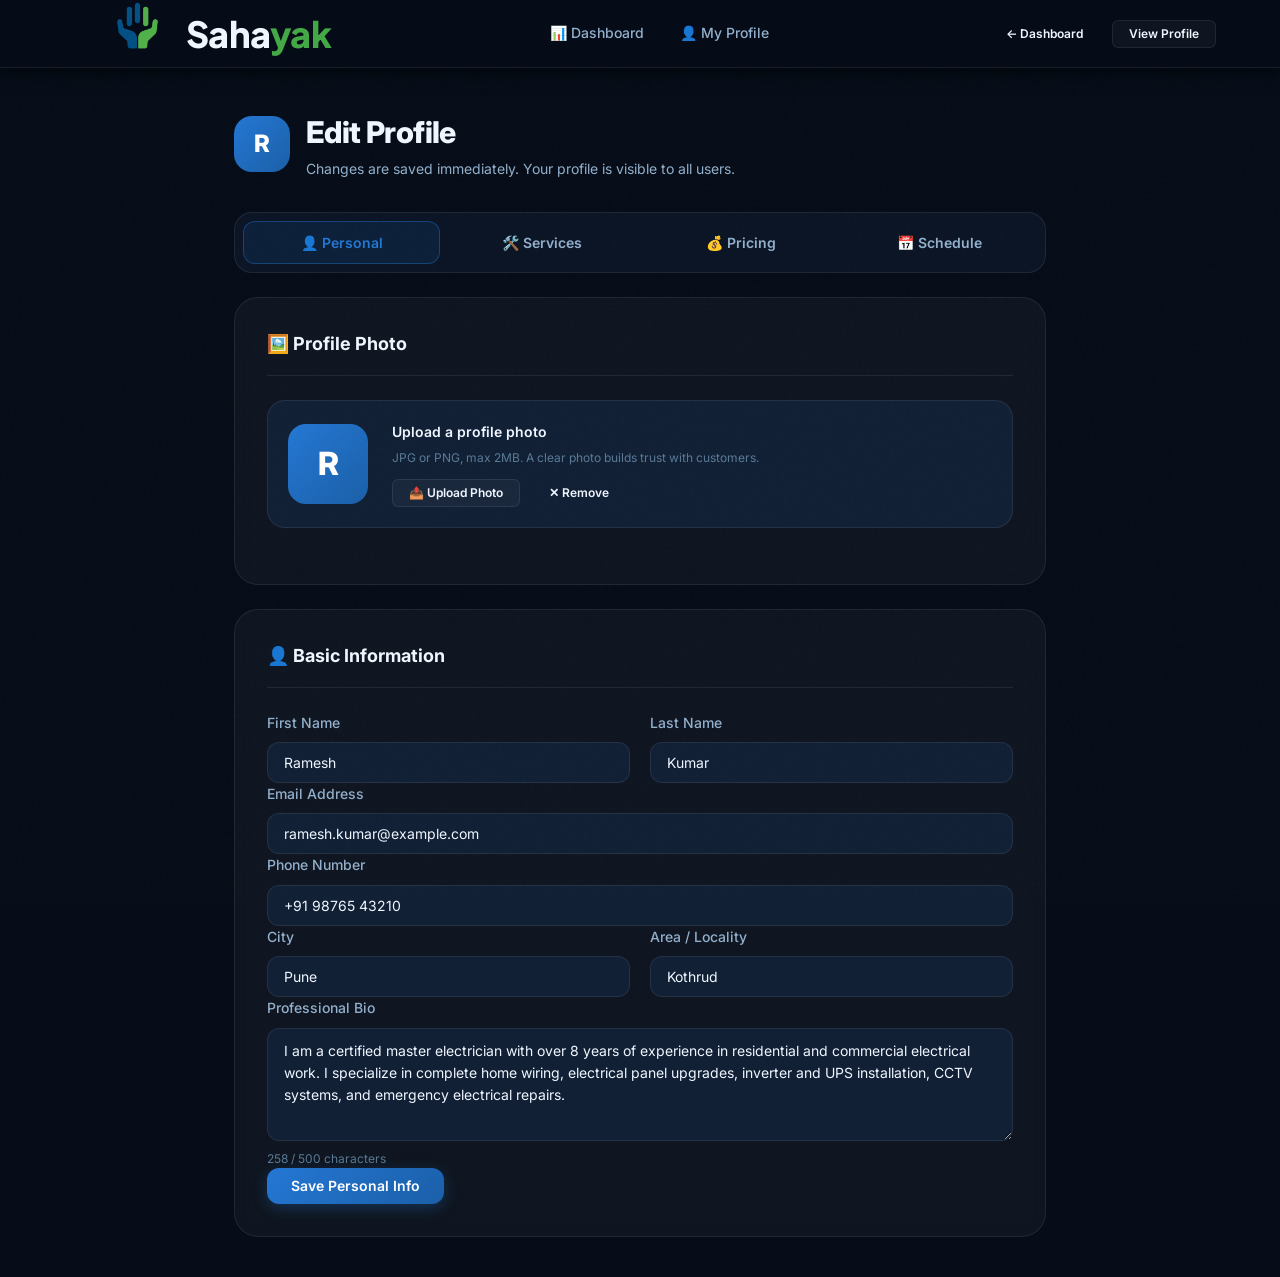
<file: frontend/edit-profile.html>
<!DOCTYPE html>
<html lang="en">
<head>
  <meta charset="UTF-8" />
  <meta name="viewport" content="width=device-width, initial-scale=1.0" />
  <title>Edit Profile — Sahayak</title>
  <meta name="description" content="Update your Sahayak provider profile — skills, pricing, availability and more." />
  <link rel="icon" href="data:image/svg+xml,<svg xmlns='http://www.w3.org/2000/svg' viewBox='0 0 100 100'><text y='.9em' font-size='90'>🔧</text></svg>" />
  <link rel="stylesheet" href="css/global.css" />
  <link rel="stylesheet" href="css/navbar.css" />
  <style>
    /* ── Edit Profile Page Styles ── */
    .edit-page { padding-top: var(--navbar-height); min-height: 100vh; }

    .edit-container {
      max-width: 860px;
      margin: var(--space-10) auto;
      padding-inline: var(--space-6);
    }

    .edit-header {
      display: flex;
      align-items: center;
      gap: var(--space-4);
      margin-bottom: var(--space-8);
    }
    .edit-header-title { font-size: var(--text-3xl); font-weight: 800; letter-spacing: -.02em; }
    .edit-header-sub   { font-size: var(--text-sm); color: var(--text-secondary); margin-top: 2px; }

    .edit-tabs {
      display: flex;
      gap: var(--space-1);
      margin-bottom: var(--space-6);
      background: var(--bg-surface);
      border: 1px solid var(--border);
      border-radius: var(--radius-lg);
      padding: var(--space-2);
    }
    .edit-tab {
      flex: 1;
      padding: var(--space-3) var(--space-4);
      border-radius: var(--radius-md);
      font-size: var(--text-sm);
      font-weight: 600;
      color: var(--text-secondary);
      cursor: pointer;
      text-align: center;
      transition: all var(--transition-fast);
      border: none;
      background: transparent;
    }
    .edit-tab:hover  { color: var(--text-primary); background: var(--bg-glass); }
    .edit-tab.active { background: var(--accent-subtle); color: var(--accent); border: 1px solid var(--border-accent); }

    .edit-section {
      display: none;
    }
    .edit-section.active { display: block; }

    .edit-card {
      background: var(--bg-glass);
      border: 1px solid var(--border);
      border-radius: var(--radius-xl);
      padding: var(--space-8);
      backdrop-filter: blur(10px);
      margin-bottom: var(--space-6);
    }

    .edit-card-title {
      font-size: var(--text-lg);
      font-weight: 700;
      margin-bottom: var(--space-6);
      padding-bottom: var(--space-4);
      border-bottom: 1px solid var(--border);
      display: flex;
      align-items: center;
      gap: var(--space-2);
    }

    /* Avatar upload */
    .avatar-upload-area {
      display: flex;
      align-items: center;
      gap: var(--space-6);
      margin-bottom: var(--space-6);
      padding: var(--space-5);
      background: var(--bg-surface-2);
      border-radius: var(--radius-lg);
      border: 1px solid var(--border);
    }

    .avatar-preview {
      width: 80px; height: 80px;
      border-radius: var(--radius-lg);
      background: linear-gradient(135deg, var(--accent), var(--accent-dark));
      display: flex; align-items: center; justify-content: center;
      font-size: 2rem; font-weight: 800; color: var(--text-inverse);
      flex-shrink: 0;
      position: relative;
      overflow: hidden;
    }

    .avatar-upload-info { flex: 1; }
    .avatar-upload-info h4 { font-size: var(--text-sm); font-weight: 600; margin-bottom: 4px; }
    .avatar-upload-info p  { font-size: var(--text-xs); color: var(--text-muted); }

    /* Skill chips editor */
    .skills-editor { display: flex; flex-direction: column; gap: var(--space-4); }
    .skills-tags-area {
      display: flex; flex-wrap: wrap; gap: var(--space-2);
      min-height: 48px;
      padding: var(--space-3);
      background: var(--bg-surface-2);
      border: 1px solid var(--border);
      border-radius: var(--radius-md);
    }
    .skill-editable-tag {
      display: inline-flex; align-items: center; gap: 5px;
      background: var(--accent-subtle); color: var(--accent);
      border: 1px solid var(--border-accent);
      border-radius: var(--radius-full);
      padding: 4px 12px;
      font-size: var(--text-xs); font-weight: 600;
    }
    .skill-remove {
      background: none; border: none; color: var(--accent);
      cursor: pointer; font-size: 14px; padding: 0; line-height: 1;
      opacity: .7; transition: opacity var(--transition-fast);
    }
    .skill-remove:hover { opacity: 1; }
    .skill-add-row { display: flex; gap: var(--space-3); }
    .skill-add-input { flex: 1; }

    /* Price display */
    .price-preview {
      background: var(--bg-surface-2);
      border: 1px solid var(--border);
      border-radius: var(--radius-md);
      padding: var(--space-4);
      text-align: center;
      margin-top: var(--space-4);
    }
    .price-preview-val { font-size: var(--text-3xl); font-weight: 800; color: var(--accent); }

    /* Availability days grid */
    .days-grid { display: grid; grid-template-columns: repeat(7, 1fr); gap: var(--space-3); }
    .day-toggle {
      aspect-ratio: 1;
      border-radius: var(--radius-md);
      background: var(--bg-surface-2);
      border: 1px solid var(--border);
      display: flex; flex-direction: column; align-items: center; justify-content: center;
      gap: 2px; cursor: pointer; transition: all var(--transition-fast);
      font-size: var(--text-xs);
    }
    .day-toggle.active { background: var(--accent-subtle); border-color: var(--border-accent); color: var(--accent); }
    .day-toggle span:first-child { font-weight: 700; font-size: var(--text-sm); }

    /* Form grid */
    .form-grid-2 { display: grid; grid-template-columns: 1fr 1fr; gap: var(--space-5); }
    .form-grid-3 { display: grid; grid-template-columns: 1fr 1fr 1fr; gap: var(--space-4); }

    /* Save bar */
    .save-bar {
      position: sticky;
      bottom: 0;
      background: rgba(8,13,26,.9);
      backdrop-filter: blur(20px);
      border-top: 1px solid var(--border);
      padding: var(--space-4) var(--space-6);
      display: flex;
      align-items: center;
      justify-content: space-between;
      z-index: var(--z-above);
    }
    .save-bar-text { font-size: var(--text-sm); color: var(--text-secondary); }
    .save-bar-actions { display: flex; gap: var(--space-3); }

    @media (max-width:768px) {
      .form-grid-2, .form-grid-3 { grid-template-columns: 1fr; }
      .edit-tabs { flex-direction: column; }
      .days-grid { grid-template-columns: repeat(4, 1fr); }
    }
  </style>
</head>
<body>

<!-- NAVBAR -->
<nav class="navbar scrolled" id="navbar">
  <div class="navbar-inner">
    <a href="index.html" class="navbar-logo">
      <div class="navbar-logo-icon"><img src="Gemini_Generated_Image_cjdzr0cjdzr0cjdz (1).png" alt="Sahayak Logo"></div>
      <span class="navbar-logo-text">Saha<span>yak</span></span>
    </a>
    <div class="navbar-links">
      <a href="dashboard.html" class="nav-link">📊 Dashboard</a>
      <a href="profile.html"   class="nav-link">👤 My Profile</a>
    </div>
    <div class="navbar-actions">
      <a href="dashboard.html" class="btn btn-ghost btn-sm">← Dashboard</a>
      <a href="profile.html"   class="btn btn-secondary btn-sm">View Profile</a>
    </div>
    <button class="hamburger" id="hamburger" aria-label="Toggle menu" aria-expanded="false">
      <span></span><span></span><span></span>
    </button>
  </div>
</nav>
<div class="mobile-menu" id="mobileMenu">
  <a href="dashboard.html" class="nav-link">📊 Dashboard</a>
  <a href="profile.html"   class="nav-link">👤 My Profile</a>
  <div class="mobile-menu-actions">
    <a href="dashboard.html" class="btn btn-secondary btn-full">← Dashboard</a>
  </div>
</div>

<div class="edit-page" role="main">
  <div class="edit-container">

    <!-- Header -->
    <div class="edit-header">
      <div class="avatar-preview" style="width:56px;height:56px;font-size:1.5rem;">R</div>
      <div>
        <h1 class="edit-header-title">Edit Profile</h1>
        <p class="edit-header-sub">Changes are saved immediately. Your profile is visible to all users.</p>
      </div>
    </div>

    <!-- Alert -->
    <div id="editAlert" style="display:none;margin-bottom:1rem;padding:.75rem 1rem;border-radius:var(--radius-md);font-size:.875rem;"></div>

    <!-- Tabs -->
    <div class="edit-tabs" role="tablist">
      <button class="edit-tab active" data-tab="personal" role="tab" aria-selected="true">👤 Personal</button>
      <button class="edit-tab" data-tab="services"  role="tab" aria-selected="false">🛠️ Services</button>
      <button class="edit-tab" data-tab="pricing"   role="tab" aria-selected="false">💰 Pricing</button>
      <button class="edit-tab" data-tab="schedule"  role="tab" aria-selected="false">📅 Schedule</button>
    </div>

    <!-- ── TAB: Personal Info ── -->
    <div class="edit-section active" id="section-personal" role="tabpanel">

      <div class="edit-card">
        <p class="edit-card-title">🖼️ Profile Photo</p>
        <div class="avatar-upload-area">
          <div class="avatar-preview" id="avatarPreviewLg">R</div>
          <div class="avatar-upload-info">
            <h4>Upload a profile photo</h4>
            <p>JPG or PNG, max 2MB. A clear photo builds trust with customers.</p>
            <div style="display:flex;gap:.75rem;margin-top:.75rem;">
              <button class="btn btn-secondary btn-sm" id="uploadPhotoBtn" type="button">📤 Upload Photo</button>
              <button class="btn btn-ghost btn-sm" id="removePhotoBtn" type="button">✕ Remove</button>
            </div>
            <input type="file" id="photoFileInput" accept="image/*" style="display:none;" aria-label="Upload profile photo" />
          </div>
        </div>
      </div>

      <div class="edit-card">
        <p class="edit-card-title">👤 Basic Information</p>
        <form class="auth-form" id="personalForm" novalidate>
          <div class="form-grid-2">
            <div class="form-group">
              <label for="editFirstName" class="form-label">First Name</label>
              <input type="text" id="editFirstName" class="form-input" value="Ramesh" required />
            </div>
            <div class="form-group">
              <label for="editLastName" class="form-label">Last Name</label>
              <input type="text" id="editLastName" class="form-input" value="Kumar" required />
            </div>
          </div>
          <div class="form-group">
            <label for="editEmail" class="form-label">Email Address</label>
            <input type="email" id="editEmail" class="form-input" value="ramesh.kumar@example.com" required />
          </div>
          <div class="form-group">
            <label for="editPhone" class="form-label">Phone Number</label>
            <input type="tel" id="editPhone" class="form-input" value="+91 98765 43210" />
          </div>
          <div class="form-grid-2">
            <div class="form-group">
              <label for="editCity" class="form-label">City</label>
              <input type="text" id="editCity" class="form-input" value="Pune" />
            </div>
            <div class="form-group">
              <label for="editArea" class="form-label">Area / Locality</label>
              <input type="text" id="editArea" class="form-input" value="Kothrud" />
            </div>
          </div>
          <div class="form-group">
            <label for="editBio" class="form-label">Professional Bio</label>
            <textarea id="editBio" class="form-textarea" rows="4" placeholder="Describe your experience, certifications, and what sets you apart…">I am a certified master electrician with over 8 years of experience in residential and commercial electrical work. I specialize in complete home wiring, electrical panel upgrades, inverter and UPS installation, CCTV systems, and emergency electrical repairs.</textarea>
            <p class="form-hint"><span id="bioCharCount">0</span> / 500 characters</p>
          </div>
          <button type="submit" class="btn btn-primary" id="savePersonalBtn">
            <span>Save Personal Info</span>
            <span class="spinner" id="personalSpinner" style="display:none;"></span>
          </button>
        </form>
      </div>

    </div>

    <!-- ── TAB: Services & Skills ── -->
    <div class="edit-section" id="section-services" role="tabpanel">
      <div class="edit-card">
        <p class="edit-card-title">🛠️ Service Category</p>
        <div class="form-group">
          <label for="editCategory" class="form-label">Primary Category</label>
          <select id="editCategory" class="form-select">
            <option value="electrician" selected>⚡ Electrician</option>
            <option value="plumber">🔧 Plumber</option>
            <option value="maid">🧹 Maid / House Cleaner</option>
            <option value="carpenter">🪚 Carpenter</option>
            <option value="painter">🎨 Painter</option>
            <option value="ac-repair">❄️ AC Repair</option>
            <option value="driver">🚗 Driver</option>
            <option value="cook">👨‍🍳 Cook</option>
            <option value="gardener">🌿 Gardener</option>
          </select>
        </div>
      </div>

      <div class="edit-card">
        <p class="edit-card-title">🏷️ Skills & Specializations</p>
        <div class="skills-editor">
          <p style="font-size:.875rem;color:var(--text-secondary);">Add the specific skills you offer. These appear on your profile and help customers find you.</p>
          <div class="skills-tags-area" id="skillsTagsArea" aria-label="Your skills">
            <!-- Tags injected by JS -->
          </div>
          <div class="skill-add-row">
            <input type="text" id="skillInput" class="form-input skill-add-input" placeholder="Add a skill (e.g. MCB Fitting)…" maxlength="40" />
            <button type="button" class="btn btn-primary" id="addSkillBtn">+ Add</button>
          </div>
          <p class="form-hint">Press Enter or click Add. Max 15 skills.</p>
        </div>
      </div>

      <div class="edit-card">
        <p class="edit-card-title">📝 Service Description</p>
        <div class="form-group">
          <label for="serviceDesc" class="form-label">What services do you offer?</label>
          <textarea id="serviceDesc" class="form-textarea" rows="5" placeholder="List the specific services you offer, areas you cover, your experience level, and anything else customers should know…">I provide complete electrical services for homes and offices in Pune.
Services: Complete home wiring, Panel upgrades, MCB/RCCB replacement, Inverter installation, Fan/light fittings, CCTV setup, Emergency repairs, Geyser installation.
Coverage area: Kothrud, Warje, Bavdhan, Aundh, Wakad, Pimpri, Chinchwad.</textarea>
        </div>
        <button type="button" class="btn btn-primary" id="saveServicesBtn">Save Services</button>
      </div>
    </div>

    <!-- ── TAB: Pricing ── -->
    <div class="edit-section" id="section-pricing" role="tabpanel">
      <div class="edit-card">
        <p class="edit-card-title">💰 Pricing Settings</p>
        <div class="form-grid-2">
          <div class="form-group">
            <label for="hourlyRate" class="form-label">Hourly Rate (₹)</label>
            <div class="input-wrapper">
              <span class="input-icon">₹</span>
              <input type="number" id="hourlyRate" class="form-input" value="300" min="50" max="5000" step="10" />
            </div>
            <p class="form-hint">This is your base rate. You can negotiate on a per-booking basis.</p>
          </div>
          <div class="form-group">
            <label for="visitCharge" class="form-label">Visit / Call-out Charge (₹)</label>
            <div class="input-wrapper">
              <span class="input-icon">₹</span>
              <input type="number" id="visitCharge" class="form-input" value="0" min="0" max="500" placeholder="0 = Free" />
            </div>
            <p class="form-hint">Charge for coming to the customer's location.</p>
          </div>
        </div>
        <div class="price-preview">
          <p style="font-size:.75rem;color:var(--text-muted);margin-bottom:.25rem;">CUSTOMERS WILL SEE</p>
          <p class="price-preview-val" id="pricePreview">₹300<span style="font-size:1rem;font-weight:400;color:var(--text-muted);">/hour</span></p>
          <p style="font-size:.75rem;color:var(--text-muted);margin-top:.25rem;" id="visitPreview"></p>
        </div>
        <div class="form-group" style="margin-top:1.25rem;">
          <label class="form-label">Negotiable?</label>
          <div style="display:flex;align-items:center;gap:.75rem;margin-top:.25rem;">
            <label style="display:flex;align-items:center;gap:.5rem;font-size:.875rem;cursor:pointer;">
              <input type="checkbox" id="negotiable" checked style="accent-color:var(--accent);" />
              Yes, I'm open to negotiating price with customers
            </label>
          </div>
        </div>
        <button type="button" class="btn btn-primary" id="savePricingBtn">Save Pricing</button>
      </div>
    </div>

    <!-- ── TAB: Availability / Schedule ── -->
    <div class="edit-section" id="section-schedule" role="tabpanel">
      <div class="edit-card">
        <p class="edit-card-title">📅 Weekly Availability</p>
        <p style="font-size:.875rem;color:var(--text-secondary);margin-bottom:1.5rem;">Click on the days you are available for bookings.</p>
        <div class="days-grid" id="daysGrid" role="group" aria-label="Available days">
          <button class="day-toggle active" data-day="mon" type="button" aria-pressed="true"><span>M</span><span>Mon</span></button>
          <button class="day-toggle active" data-day="tue" type="button" aria-pressed="true"><span>T</span><span>Tue</span></button>
          <button class="day-toggle active" data-day="wed" type="button" aria-pressed="true"><span>W</span><span>Wed</span></button>
          <button class="day-toggle"        data-day="thu" type="button" aria-pressed="false"><span>T</span><span>Thu</span></button>
          <button class="day-toggle active" data-day="fri" type="button" aria-pressed="true"><span>F</span><span>Fri</span></button>
          <button class="day-toggle active" data-day="sat" type="button" aria-pressed="true"><span>S</span><span>Sat</span></button>
          <button class="day-toggle"        data-day="sun" type="button" aria-pressed="false"><span>S</span><span>Sun</span></button>
        </div>
      </div>

      <div class="edit-card">
        <p class="edit-card-title">🕐 Working Hours</p>
        <div class="form-grid-2">
          <div class="form-group">
            <label for="workStart" class="form-label">Start Time</label>
            <input type="time" id="workStart" class="form-input" value="09:00" />
          </div>
          <div class="form-group">
            <label for="workEnd" class="form-label">End Time</label>
            <input type="time" id="workEnd" class="form-input" value="18:00" />
          </div>
        </div>
      </div>

      <div class="edit-card">
        <p class="edit-card-title">⚡ Availability Status</p>
        <div style="display:flex;align-items:center;justify-content:space-between;">
          <div>
            <p style="font-size:.875rem;font-weight:600;">Currently Available</p>
            <p style="font-size:.8125rem;color:var(--text-secondary);margin-top:2px;">Toggle off to pause new booking requests.</p>
          </div>
          <label class="toggle" style="position:relative;width:48px;height:26px;">
            <input type="checkbox" id="availableToggle" checked style="position:absolute;opacity:0;width:0;height:0;" />
            <span class="toggle-track" style="position:absolute;inset:0;border-radius:9999px;background:var(--bg-surface-3);border:1px solid var(--border);transition:all .25s;"></span>
            <span class="toggle-thumb" style="position:absolute;top:4px;left:4px;width:16px;height:16px;background:white;border-radius:50%;transition:transform .25s;pointer-events:none;"></span>
          </label>
        </div>
        <button type="button" class="btn btn-primary" id="saveScheduleBtn" style="margin-top:1.5rem;">Save Schedule</button>
      </div>
    </div>

  </div>
</div>

<!-- Toast -->
<div class="toast-container" id="toastContainer"></div>

<script>
  // Navbar
  const hamburger = document.getElementById('hamburger');
  const mobileMenu = document.getElementById('mobileMenu');
  hamburger.addEventListener('click', () => {
    const open = mobileMenu.classList.toggle('open');
    hamburger.classList.toggle('open', open);
    hamburger.setAttribute('aria-expanded', open);
  });

  // Tab switching
  document.querySelectorAll('.edit-tab').forEach(tab => {
    tab.addEventListener('click', () => {
      document.querySelectorAll('.edit-tab').forEach(t => { t.classList.remove('active'); t.setAttribute('aria-selected','false'); });
      document.querySelectorAll('.edit-section').forEach(s => s.classList.remove('active'));
      tab.classList.add('active');
      tab.setAttribute('aria-selected','true');
      document.getElementById('section-' + tab.dataset.tab).classList.add('active');
    });
  });

  // Bio character counter
  const bioEl = document.getElementById('editBio');
  const bioCount = document.getElementById('bioCharCount');
  function updateBioCount() { bioCount.textContent = bioEl.value.length; }
  bioEl.addEventListener('input', updateBioCount);
  updateBioCount();

  // Skills management
  const defaultSkills = ['⚡ Home Wiring','🔌 Panel Upgrades','🔋 Inverter / UPS','📹 CCTV Install','💡 Fan & Light Fitting','🔧 Emergency Repairs'];
  let skills = [...defaultSkills];

  function renderSkills() {
    const area = document.getElementById('skillsTagsArea');
    area.innerHTML = skills.map((s, i) => `
      <span class="skill-editable-tag">
        ${escHtml(s)}
        <button class="skill-remove" data-index="${i}" type="button" aria-label="Remove ${s}">✕</button>
      </span>
    `).join('');
    area.querySelectorAll('.skill-remove').forEach(btn => {
      btn.addEventListener('click', () => {
        skills.splice(parseInt(btn.dataset.index), 1);
        renderSkills();
      });
    });
  }
  renderSkills();

  document.getElementById('addSkillBtn').addEventListener('click', addSkill);
  document.getElementById('skillInput').addEventListener('keydown', e => { if (e.key === 'Enter') { e.preventDefault(); addSkill(); } });
  function addSkill() {
    const input = document.getElementById('skillInput');
    const val = input.value.trim();
    if (!val) return;
    if (skills.length >= 15) { showToast('Max 15 skills allowed.', 'error'); return; }
    if (skills.includes(val)) { showToast('Skill already added.', 'error'); return; }
    skills.push(val);
    renderSkills();
    input.value = '';
  }

  // Price preview
  document.getElementById('hourlyRate').addEventListener('input', updatePricePreview);
  document.getElementById('visitCharge').addEventListener('input', updatePricePreview);
  function updatePricePreview() {
    const rate  = document.getElementById('hourlyRate').value;
    const visit = document.getElementById('visitCharge').value;
    document.getElementById('pricePreview').innerHTML = `₹${rate || 0}<span style="font-size:1rem;font-weight:400;color:var(--text-muted);">/hour</span>`;
    document.getElementById('visitPreview').textContent = visit > 0 ? `+ ₹${visit} visit charge` : 'No visit charge';
  }

  // Days toggle
  document.querySelectorAll('.day-toggle').forEach(btn => {
    btn.addEventListener('click', () => {
      const isActive = btn.classList.toggle('active');
      btn.setAttribute('aria-pressed', isActive);
    });
  });

  // Availability toggle - sync thumb position
  document.getElementById('availableToggle').addEventListener('change', function() {
    const thumb = this.parentElement.querySelector('.toggle-thumb');
    const track = this.parentElement.querySelector('.toggle-track');
    if (this.checked) {
      thumb.style.transform = 'translateX(22px)';
      track.style.background = 'var(--accent)';
      track.style.borderColor = 'var(--accent)';
    } else {
      thumb.style.transform = 'translateX(0)';
      track.style.background = 'var(--bg-surface-3)';
      track.style.borderColor = 'var(--border)';
    }
  });

  // Photo upload
  document.getElementById('uploadPhotoBtn').addEventListener('click', () => document.getElementById('photoFileInput').click());
  document.getElementById('photoFileInput').addEventListener('change', function () {
    if (!this.files[0]) return;
    const reader = new FileReader();
    reader.onload = (e) => {
      const img = `<img src="${e.target.result}" style="width:100%;height:100%;object-fit:cover;border-radius:inherit;" alt="Profile photo" />`;
      document.getElementById('avatarPreviewLg').innerHTML = img;
      document.getElementById('avatarPreviewLg').style.background = 'none';
    };
    reader.readAsDataURL(this.files[0]);
  });
  document.getElementById('removePhotoBtn').addEventListener('click', () => {
    document.getElementById('avatarPreviewLg').innerHTML = 'R';
    document.getElementById('avatarPreviewLg').style.background = 'linear-gradient(135deg,var(--accent),var(--accent-dark))';
  });

  // Save buttons (all stub for now — will call API later)
  async function saveWithSpinner(btnId, spinnerId, label) {
    const btn  = document.getElementById(btnId);
    const spin = document.getElementById(spinnerId);
    if (spin) { btn.disabled = true; spin.style.display = 'inline-block'; }
    await new Promise(r => setTimeout(r, 900));
    if (spin) { btn.disabled = false; spin.style.display = 'none'; }
    showToast(`${label} saved successfully! ✅`, 'success');
  }

  document.getElementById('personalForm').addEventListener('submit', async (e) => {
    e.preventDefault();
    await saveWithSpinner('savePersonalBtn', 'personalSpinner', 'Personal info');
  });
  document.getElementById('saveServicesBtn').addEventListener('click', () => saveWithSpinner('saveServicesBtn', null, 'Services'));
  document.getElementById('savePricingBtn').addEventListener('click', () => saveWithSpinner('savePricingBtn', null, 'Pricing'));
  document.getElementById('saveScheduleBtn').addEventListener('click', () => saveWithSpinner('saveScheduleBtn', null, 'Schedule'));

  function showToast(msg, type = 'info') {
    const c = document.getElementById('toastContainer');
    const t = document.createElement('div');
    t.className = `toast ${type}`;
    t.textContent = msg;
    c.appendChild(t);
    setTimeout(() => t.remove(), 3500);
  }

  function escHtml(str) {
    return str.replace(/&/g,'&amp;').replace(/</g,'&lt;').replace(/>/g,'&gt;');
  }
</script>
</body>
</html>
</file>
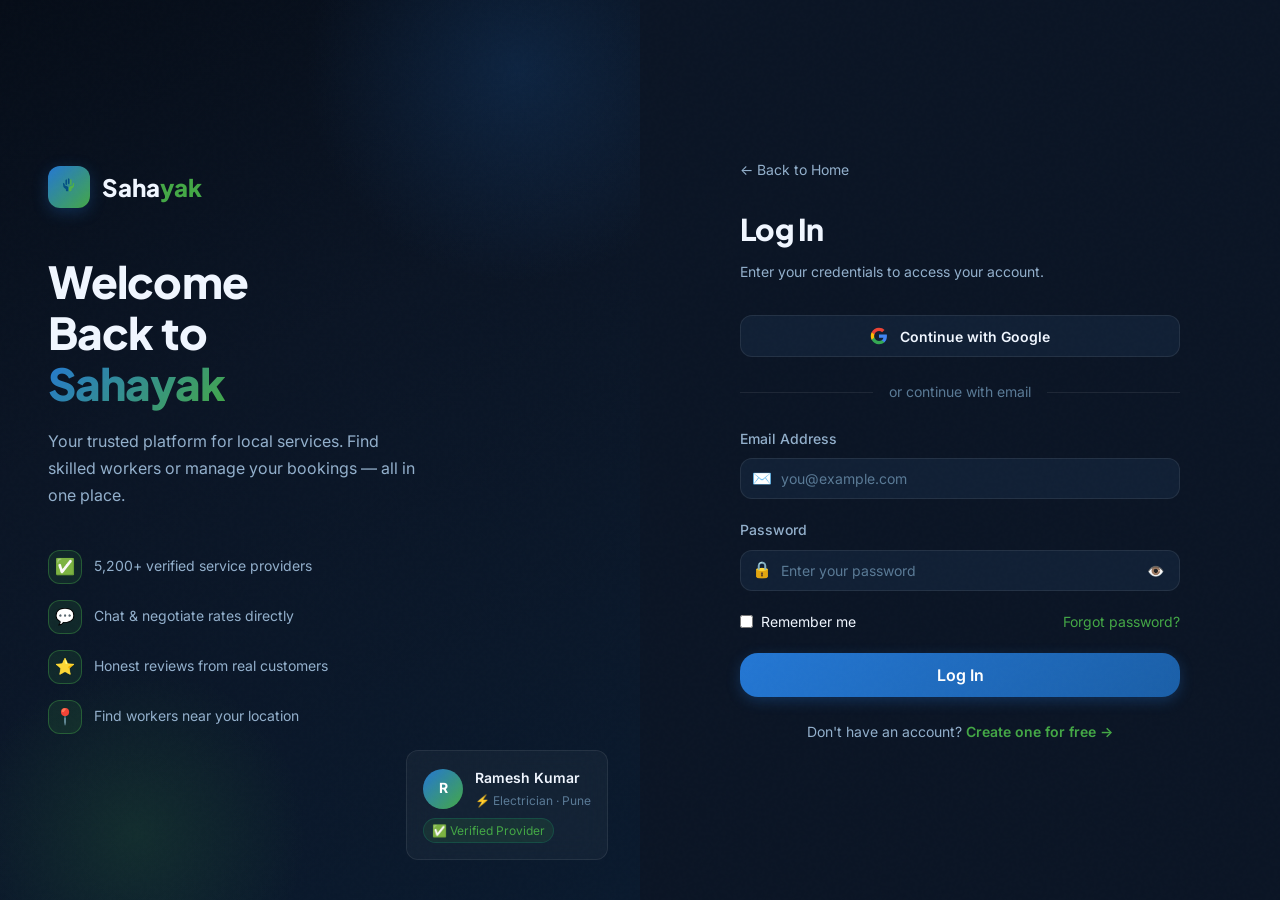
<file: frontend/login.html>
<!DOCTYPE html>
<html lang="en">
<head>
  <meta charset="UTF-8" />
  <meta name="viewport" content="width=device-width, initial-scale=1.0" />
  <title>Log In — Sahayak</title>
  <meta name="description" content="Log in to your Sahayak account to find services or manage your provider profile." />
  <link rel="icon" href="data:image/svg+xml,<svg xmlns='http://www.w3.org/2000/svg' viewBox='0 0 100 100'><text y='.9em' font-size='90'>🔧</text></svg>" />
  <link rel="stylesheet" href="css/global.css" />
  <link rel="stylesheet" href="css/auth.css" />
</head>
<body>

<main class="auth-page" role="main">

  <!-- ── Left Branding Panel ── -->
  <div class="auth-panel-left" aria-hidden="true">
    <div class="auth-left-content">
      <a href="index.html" class="auth-left-logo">
        <div class="auth-logo-icon"><img src="Gemini_Generated_Image_cjdzr0cjdzr0cjdz (1).png" alt="Sahayak Logo"></div>
        <span class="auth-logo-text">Saha<span>yak</span></span>
      </a>

      <h1 class="auth-tagline">
        Welcome<br />Back to<br /><span class="gradient-text">Sahayak</span>
      </h1>
      <p class="auth-tagline-sub">
        Your trusted platform for local services. Find skilled workers or manage your bookings — all in one place.
      </p>

      <div class="auth-features">
        <div class="auth-feature">
          <div class="auth-feature-icon">✅</div>
          <span>5,200+ verified service providers</span>
        </div>
        <div class="auth-feature">
          <div class="auth-feature-icon">💬</div>
          <span>Chat & negotiate rates directly</span>
        </div>
        <div class="auth-feature">
          <div class="auth-feature-icon">⭐</div>
          <span>Honest reviews from real customers</span>
        </div>
        <div class="auth-feature">
          <div class="auth-feature-icon">📍</div>
          <span>Find workers near your location</span>
        </div>
      </div>
    </div>

    <!-- Floating card decoration -->
    <div class="auth-float-card">
      <div class="auth-float-card-inner">
        <div class="auth-float-avi">R</div>
        <div>
          <p class="auth-float-name">Ramesh Kumar</p>
          <p class="auth-float-sub">⚡ Electrician · Pune</p>
        </div>
      </div>
      <div class="auth-float-badge">✅ Verified Provider</div>
    </div>
  </div>

  <!-- ── Right Form Panel ── -->
  <div class="auth-panel-right">
    <div class="auth-form-wrapper">

      <!-- Back link -->
      <a href="index.html" class="flex items-center gap-2 text-secondary mb-6"
         style="font-size:.875rem;margin-bottom:1.5rem;display:inline-flex;align-items:center;gap:.5rem;color:var(--text-secondary);transition:color .15s;"
         onmouseover="this.style.color='var(--text-primary)'"
         onmouseout="this.style.color='var(--text-secondary)'">
        ← Back to Home
      </a>

      <div class="auth-form-header">
        <h2 class="auth-form-title">Log In</h2>
        <p class="auth-form-subtitle">Enter your credentials to access your account.</p>
      </div>

      <!-- Error/Success Toast Area -->
      <div id="authAlert" style="display:none; margin-bottom:1rem; padding:.75rem 1rem; border-radius:var(--radius-md); font-size:.875rem;"></div>

      <!-- Social Login -->
      <div class="social-login">
        <button class="social-login-btn" id="googleLoginBtn" type="button">
          <svg width="18" height="18" viewBox="0 0 24 24"><path fill="#4285F4" d="M22.56 12.25c0-.78-.07-1.53-.2-2.25H12v4.26h5.92c-.26 1.37-1.04 2.53-2.21 3.31v2.77h3.57c2.08-1.92 3.28-4.74 3.28-8.09z"/><path fill="#34A853" d="M12 23c2.97 0 5.46-.98 7.28-2.66l-3.57-2.77c-.98.66-2.23 1.06-3.71 1.06-2.86 0-5.29-1.93-6.16-4.53H2.18v2.84C3.99 20.53 7.7 23 12 23z"/><path fill="#FBBC05" d="M5.84 14.09c-.22-.66-.35-1.36-.35-2.09s.13-1.43.35-2.09V7.07H2.18C1.43 8.55 1 10.22 1 12s.43 3.45 1.18 4.93l2.85-2.22.81-.62z"/><path fill="#EA4335" d="M12 5.38c1.62 0 3.06.56 4.21 1.64l3.15-3.15C17.45 2.09 14.97 1 12 1 7.7 1 3.99 3.47 2.18 7.07l3.66 2.84c.87-2.6 3.3-4.53 6.16-4.53z"/></svg>
          Continue with Google
        </button>
      </div>

      <div class="divider-text">or continue with email</div>

      <!-- Login Form -->
      <form class="auth-form" id="loginForm" novalidate>
        <div class="form-group">
          <label for="loginEmail" class="form-label">Email Address</label>
          <div class="input-wrapper">
            <span class="input-icon">✉️</span>
            <input
              type="email"
              id="loginEmail"
              class="form-input"
              placeholder="you@example.com"
              autocomplete="email"
              required
            />
          </div>
          <span class="form-error" id="emailError" style="display:none;"></span>
        </div>

        <div class="form-group">
          <label for="loginPassword" class="form-label">Password</label>
          <div class="input-wrapper" style="position:relative;">
            <span class="input-icon">🔒</span>
            <input
              type="password"
              id="loginPassword"
              class="form-input"
              placeholder="Enter your password"
              autocomplete="current-password"
              required
            />
            <button type="button" class="password-toggle" id="togglePassword" aria-label="Toggle password visibility">
              👁️
            </button>
          </div>
          <span class="form-error" id="passwordError" style="display:none;"></span>
        </div>

        <div class="auth-form-footer">
          <label class="remember-me">
            <input type="checkbox" id="rememberMe" />
            Remember me
          </label>
          <a href="#" class="forgot-link" id="forgotPasswordLink">Forgot password?</a>
        </div>

        <button type="submit" class="btn btn-primary btn-full btn-lg" id="loginBtn">
          <span id="loginBtnText">Log In</span>
          <span id="loginBtnSpinner" class="spinner" style="display:none;"></span>
        </button>
      </form>

      <div class="auth-switch mt-6">
        Don't have an account? <a href="signup.html" id="goToSignup">Create one for free →</a>
      </div>
    </div>
  </div>
</main>

<script src="js/auth.js"></script>
<script>
  // Password toggle
  document.getElementById('togglePassword').addEventListener('click', function () {
    const input = document.getElementById('loginPassword');
    const isText = input.type === 'text';
    input.type = isText ? 'password' : 'text';
    this.textContent = isText ? '👁️' : '🙈';
  });

  // Forgot password modal stub
  document.getElementById('forgotPasswordLink').addEventListener('click', (e) => {
    e.preventDefault();
    const email = document.getElementById('loginEmail').value;
    alert(`Password reset link will be sent to: ${email || 'your email'}\n(Backend integration pending)`);
  });

  // Google login stub
  document.getElementById('googleLoginBtn').addEventListener('click', () => {
    alert('Google OAuth integration coming soon!\nUse email/password for now.');
  });

  // Pre-fill role from URL param
  const params = new URLSearchParams(window.location.search);
  if (params.get('role') === 'provider') {
    document.querySelector('.auth-tagline').innerHTML =
      'Provider<br />Login to<br /><span class="gradient-text">Sahayak</span>';
  }

  // Redirect if already logged in
  if (localStorage.getItem('sahayak_token')) {
    window.location.href = 'dashboard.html';
  }
</script>
</body>
</html>
</file>
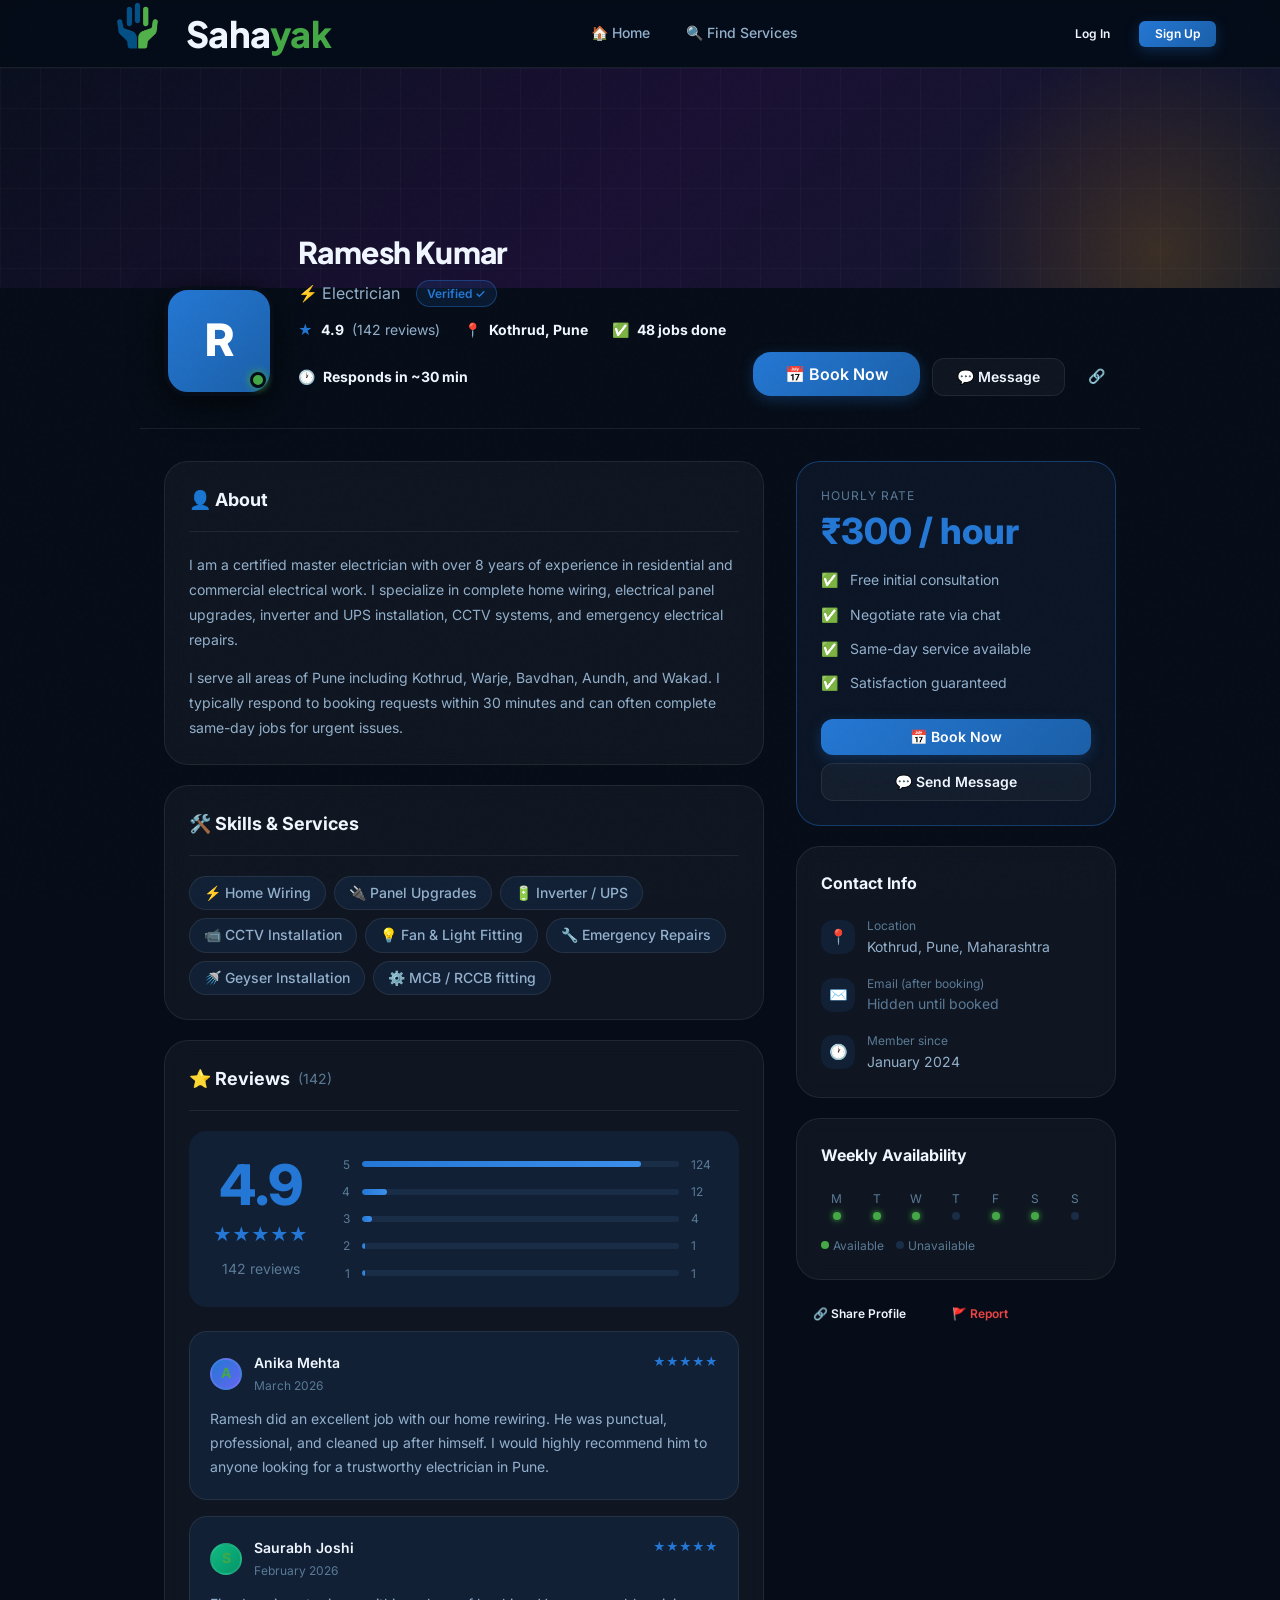
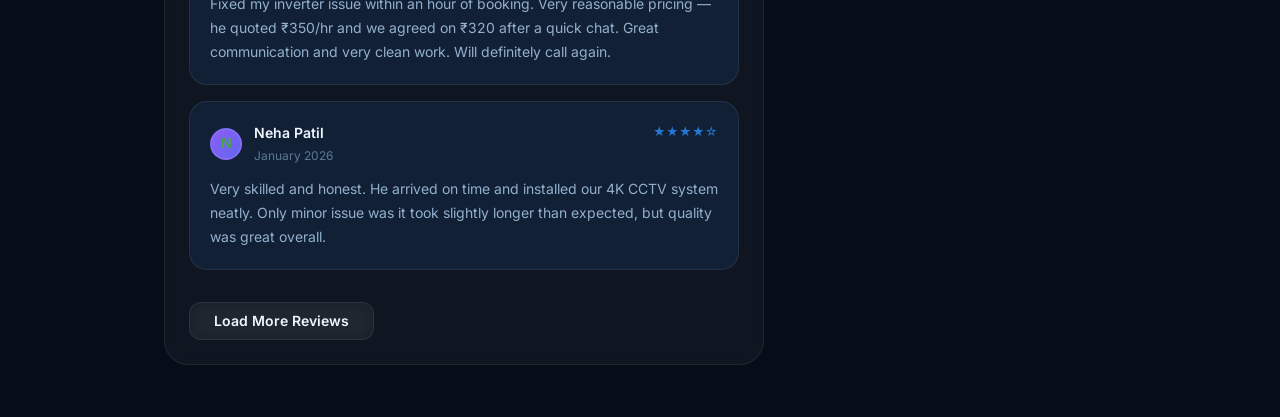
<file: frontend/profile.html>
<!DOCTYPE html>
<html lang="en">
<head>
  <meta charset="UTF-8" />
  <meta name="viewport" content="width=device-width, initial-scale=1.0" />
  <title>Ramesh Kumar — Electrician | Sahayak</title>
  <meta name="description" content="View Ramesh Kumar's profile. Verified electrician in Pune with 4.9 stars and 142 reviews. Book today from ₹300/hr." />
  <link rel="icon" href="data:image/svg+xml,<svg xmlns='http://www.w3.org/2000/svg' viewBox='0 0 100 100'><text y='.9em' font-size='90'>🔧</text></svg>" />
  <link rel="stylesheet" href="css/global.css" />
  <link rel="stylesheet" href="css/navbar.css" />
  <link rel="stylesheet" href="css/profile.css" />
</head>
<body>

<!-- NAVBAR -->
<nav class="navbar" id="navbar">
  <div class="navbar-inner">
    <a href="index.html" class="navbar-logo">
      <div class="navbar-logo-icon"><img src="Gemini_Generated_Image_cjdzr0cjdzr0cjdz (1).png" alt="Sahayak Logo"></div>
      <span class="navbar-logo-text">Saha<span>yak</span></span>
    </a>
    <div class="navbar-links">
      <a href="index.html"  class="nav-link">🏠 Home</a>
      <a href="search.html" class="nav-link">🔍 Find Services</a>
    </div>
    <div class="navbar-actions">
      <a href="login.html"  class="btn btn-ghost btn-sm">Log In</a>
      <a href="signup.html" class="btn btn-primary btn-sm">Sign Up</a>
    </div>
    <button class="hamburger" id="hamburger" aria-label="Toggle menu" aria-expanded="false">
      <span></span><span></span><span></span>
    </button>
  </div>
</nav>
<div class="mobile-menu" id="mobileMenu">
  <a href="index.html"  class="nav-link">🏠 Home</a>
  <a href="search.html" class="nav-link">🔍 Find Services</a>
  <div class="mobile-menu-actions">
    <a href="login.html"  class="btn btn-secondary btn-full">Log In</a>
    <a href="signup.html" class="btn btn-primary   btn-full">Sign Up</a>
  </div>
</div>

<div class="profile-page">

  <!-- Cover Image -->
  <div class="profile-cover" aria-hidden="true">
    <div class="profile-cover-grid"></div>
  </div>

  <!-- Profile Header -->
  <div class="profile-header">
    <div class="profile-header-inner" id="profileHeaderInner">
      <div class="profile-avatar-wrap">
        <div class="profile-avatar" id="profileAvatar">R</div>
        <div class="profile-online-badge" title="Online now"></div>
      </div>
      <div class="profile-meta">
        <h1 class="profile-name" id="profileName">Ramesh Kumar</h1>
        <p class="profile-category" id="profileCategory">⚡ Electrician <span class="badge badge-accent" style="margin-left:.5rem;">Verified ✓</span></p>
        <div class="profile-quick-stats">
          <div class="quick-stat">
            <span style="color:var(--accent);">★</span>
            <span class="quick-stat-val" id="statRating">4.9</span>
            <span>(142 reviews)</span>
          </div>
          <div class="quick-stat">📍 <span class="quick-stat-val">Kothrud, Pune</span></div>
          <div class="quick-stat">✅ <span class="quick-stat-val">48 jobs done</span></div>
          <div class="quick-stat">🕐 <span class="quick-stat-val">Responds in ~30 min</span></div>
        </div>
      </div>
      <div class="profile-actions">
        <a href="booking.html?provider=1&action=book" class="btn btn-primary btn-lg" id="bookNowBtn">📅 Book Now</a>
        <a href="booking.html?provider=1&action=chat" class="btn btn-secondary" id="messageBtn">💬 Message</a>
        <button class="btn btn-ghost btn-icon" id="shareBtn" title="Share profile" aria-label="Share profile">🔗</button>
      </div>
    </div>
  </div>

  <!-- Profile Body -->
  <div class="profile-body">

    <!-- Main Column -->
    <div class="profile-main">

      <!-- About -->
      <div class="profile-section fade-up">
        <h2 class="profile-section-title">👤 About</h2>
        <p class="profile-bio" id="profileBio">
          I am a certified master electrician with over 8 years of experience in residential and commercial electrical work. I specialize in complete home wiring, electrical panel upgrades, inverter and UPS installation, CCTV systems, and emergency electrical repairs. I am licensed, insured, and committed to delivering safe, high-quality work on time.
        </p>
        <p class="profile-bio" style="margin-top:.75rem;" id="profileBio2">
          I serve all areas of Pune including Kothrud, Warje, Bavdhan, Aundh, and Wakad. I typically respond to booking requests within 30 minutes and can often complete same-day jobs for urgent issues.
        </p>
      </div>

      <!-- Skills -->
      <div class="profile-section fade-up">
        <h2 class="profile-section-title">🛠️ Skills & Services</h2>
        <div class="skills-list" id="skillsList">
          <span class="skill-tag">⚡ Home Wiring</span>
          <span class="skill-tag">🔌 Panel Upgrades</span>
          <span class="skill-tag">🔋 Inverter / UPS</span>
          <span class="skill-tag">📹 CCTV Installation</span>
          <span class="skill-tag">💡 Fan & Light Fitting</span>
          <span class="skill-tag">🔧 Emergency Repairs</span>
          <span class="skill-tag">🚿 Geyser Installation</span>
          <span class="skill-tag">⚙️ MCB / RCCB fitting</span>
        </div>
      </div>

      <!-- Reviews -->
      <div class="profile-section fade-up">
        <h2 class="profile-section-title">⭐ Reviews <span style="font-size:.875rem;font-weight:400;color:var(--text-muted);">(142)</span></h2>

        <div class="rating-summary-card">
          <div class="rating-big">
            <div class="rating-big-num">4.9</div>
            <div class="rating-big-stars">★★★★★</div>
            <p class="rating-big-total">142 reviews</p>
          </div>
          <div class="rating-bars">
            <div class="rating-bar-row"><span class="rating-bar-label">5</span><div class="rating-bar-track"><div class="rating-bar-fill" style="width:88%;"></div></div><span class="rating-bar-count">124</span></div>
            <div class="rating-bar-row"><span class="rating-bar-label">4</span><div class="rating-bar-track"><div class="rating-bar-fill" style="width:8%;"></div></div><span class="rating-bar-count">12</span></div>
            <div class="rating-bar-row"><span class="rating-bar-label">3</span><div class="rating-bar-track"><div class="rating-bar-fill" style="width:3%;"></div></div><span class="rating-bar-count">4</span></div>
            <div class="rating-bar-row"><span class="rating-bar-label">2</span><div class="rating-bar-track"><div class="rating-bar-fill" style="width:1%;"></div></div><span class="rating-bar-count">1</span></div>
            <div class="rating-bar-row"><span class="rating-bar-label">1</span><div class="rating-bar-track"><div class="rating-bar-fill" style="width:1%;"></div></div><span class="rating-bar-count">1</span></div>
          </div>
        </div>

        <!-- Review Cards -->
        <div id="reviewsList">
          <div class="review-card">
            <div class="review-header">
              <div class="review-user">
                <div class="avatar avatar-sm" style="background:linear-gradient(135deg,var(--blue),#6366F1);">A</div>
                <div>
                  <p class="review-user-name">Anika Mehta</p>
                  <p class="review-date">March 2026</p>
                </div>
              </div>
              <div class="review-stars">★★★★★</div>
            </div>
            <p class="review-text">Ramesh did an excellent job with our home rewiring. He was punctual, professional, and cleaned up after himself. I would highly recommend him to anyone looking for a trustworthy electrician in Pune.</p>
          </div>

          <div class="review-card">
            <div class="review-header">
              <div class="review-user">
                <div class="avatar avatar-sm" style="background:linear-gradient(135deg,#10B981,#059669);">S</div>
                <div>
                  <p class="review-user-name">Saurabh Joshi</p>
                  <p class="review-date">February 2026</p>
                </div>
              </div>
              <div class="review-stars">★★★★★</div>
            </div>
            <p class="review-text">Fixed my inverter issue within an hour of booking. Very reasonable pricing — he quoted ₹350/hr and we agreed on ₹320 after a quick chat. Great communication and very clean work. Will definitely call again.</p>
          </div>

          <div class="review-card">
            <div class="review-header">
              <div class="review-user">
                <div class="avatar avatar-sm" style="background:linear-gradient(135deg,#8B5CF6,#6366F1);">N</div>
                <div>
                  <p class="review-user-name">Neha Patil</p>
                  <p class="review-date">January 2026</p>
                </div>
              </div>
              <div class="review-stars">★★★★☆</div>
            </div>
            <p class="review-text">Very skilled and honest. He arrived on time and installed our 4K CCTV system neatly. Only minor issue was it took slightly longer than expected, but quality was great overall.</p>
          </div>
        </div>

        <button class="btn btn-secondary" id="loadMoreReviews" type="button" style="margin-top:1rem;">
          Load More Reviews
        </button>
      </div>
    </div>

    <!-- Sidebar -->
    <aside class="profile-sidebar">

      <!-- Pricing Card -->
      <div class="sidebar-card pricing-card">
        <p class="pricing-label">Hourly Rate</p>
        <p class="pricing-amount" id="sidebarPrice">₹300 <span>/ hour</span></p>
        <div class="pricing-features">
          <div class="pricing-feature"><span class="pricing-feature-icon">✅</span> Free initial consultation</div>
          <div class="pricing-feature"><span class="pricing-feature-icon">✅</span> Negotiate rate via chat</div>
          <div class="pricing-feature"><span class="pricing-feature-icon">✅</span> Same-day service available</div>
          <div class="pricing-feature"><span class="pricing-feature-icon">✅</span> Satisfaction guaranteed</div>
        </div>
        <a href="booking.html?provider=1&action=book" class="btn btn-primary btn-full" id="sidebarBookBtn">📅 Book Now</a>
        <a href="booking.html?provider=1&action=chat" class="btn btn-secondary btn-full" style="margin-top:.5rem;" id="sidebarMsgBtn">💬 Send Message</a>
      </div>

      <!-- Contact -->
      <div class="sidebar-card">
        <p class="sidebar-card-title">Contact Info</p>
        <div class="contact-items">
          <div class="contact-item">
            <div class="contact-icon">📍</div>
            <div><p style="font-size:.75rem;color:var(--text-muted);">Location</p><p class="contact-val">Kothrud, Pune, Maharashtra</p></div>
          </div>
          <div class="contact-item">
            <div class="contact-icon">✉️</div>
            <div><p style="font-size:.75rem;color:var(--text-muted);">Email (after booking)</p><p class="contact-val" style="color:var(--text-muted);">Hidden until booked</p></div>
          </div>
          <div class="contact-item">
            <div class="contact-icon">🕐</div>
            <div><p style="font-size:.75rem;color:var(--text-muted);">Member since</p><p class="contact-val">January 2024</p></div>
          </div>
        </div>
      </div>

      <!-- Availability -->
      <div class="sidebar-card">
        <p class="sidebar-card-title">Weekly Availability</p>
        <div class="avail-grid">
          <div><p class="avail-day">M</p><div class="avail-dot available"></div></div>
          <div><p class="avail-day">T</p><div class="avail-dot available"></div></div>
          <div><p class="avail-day">W</p><div class="avail-dot available"></div></div>
          <div><p class="avail-day">T</p><div class="avail-dot"></div></div>
          <div><p class="avail-day">F</p><div class="avail-dot available"></div></div>
          <div><p class="avail-day">S</p><div class="avail-dot available"></div></div>
          <div><p class="avail-day">S</p><div class="avail-dot"></div></div>
        </div>
        <div style="display:flex;gap:.75rem;margin-top:1rem;font-size:.75rem;color:var(--text-muted);">
          <div style="display:flex;align-items:center;gap:.25rem;"><div class="avail-dot available" style="position:static;box-shadow:none;"></div> Available</div>
          <div style="display:flex;align-items:center;gap:.25rem;"><div class="avail-dot" style="position:static;"></div> Unavailable</div>
        </div>
      </div>

      <!-- Report / Share -->
      <div class="profile-actions-row">
        <button class="btn btn-ghost btn-sm" id="shareProfileBtn" type="button">🔗 Share Profile</button>
        <button class="btn btn-ghost btn-sm" id="reportBtn" type="button" style="color:var(--error);">🚩 Report</button>
      </div>

    </aside>
  </div>
</div>

<!-- Toast Container -->
<div class="toast-container" id="toastContainer"></div>

<script src="js/profile.js"></script>
<script>
  // Navbar scroll
  const navbar = document.getElementById('navbar');
  window.addEventListener('scroll', () => navbar.classList.toggle('scrolled', window.scrollY > 20));

  // Hamburger
  const hamburger = document.getElementById('hamburger');
  const mobileMenu = document.getElementById('mobileMenu');
  hamburger.addEventListener('click', () => {
    const open = mobileMenu.classList.toggle('open');
    hamburger.classList.toggle('open', open);
    hamburger.setAttribute('aria-expanded', open);
  });

  // Scroll animations
  const observer = new IntersectionObserver(entries => {
    entries.forEach((e, i) => {
      if (e.isIntersecting) { setTimeout(() => e.target.classList.add('visible'), i * 100); observer.unobserve(e.target); }
    });
  }, { threshold: 0.1 });
  document.querySelectorAll('.fade-up').forEach(el => observer.observe(el));

  // Share profile
  document.getElementById('shareBtn').addEventListener('click', async () => {
    try {
      await navigator.clipboard.writeText(window.location.href);
      showToast('Profile link copied! 🔗', 'success');
    } catch { showToast('Could not copy link.', 'error'); }
  });
  document.getElementById('shareProfileBtn')?.addEventListener('click', () => document.getElementById('shareBtn').click());

  // Report stub
  document.getElementById('reportBtn')?.addEventListener('click', () => showToast('Report submitted. We will review it within 24 hours.', 'info'));

  // Load more reviews stub
  document.getElementById('loadMoreReviews').addEventListener('click', function () {
    this.textContent = 'No more reviews to load.';
    this.disabled = true;
  });

  function showToast(msg, type = 'info') {
    const container = document.getElementById('toastContainer');
    const toast = document.createElement('div');
    toast.className = `toast ${type}`;
    toast.textContent = msg;
    container.appendChild(toast);
    setTimeout(() => toast.remove(), 3500);
  }
</script>
</body>
</html>
</file>
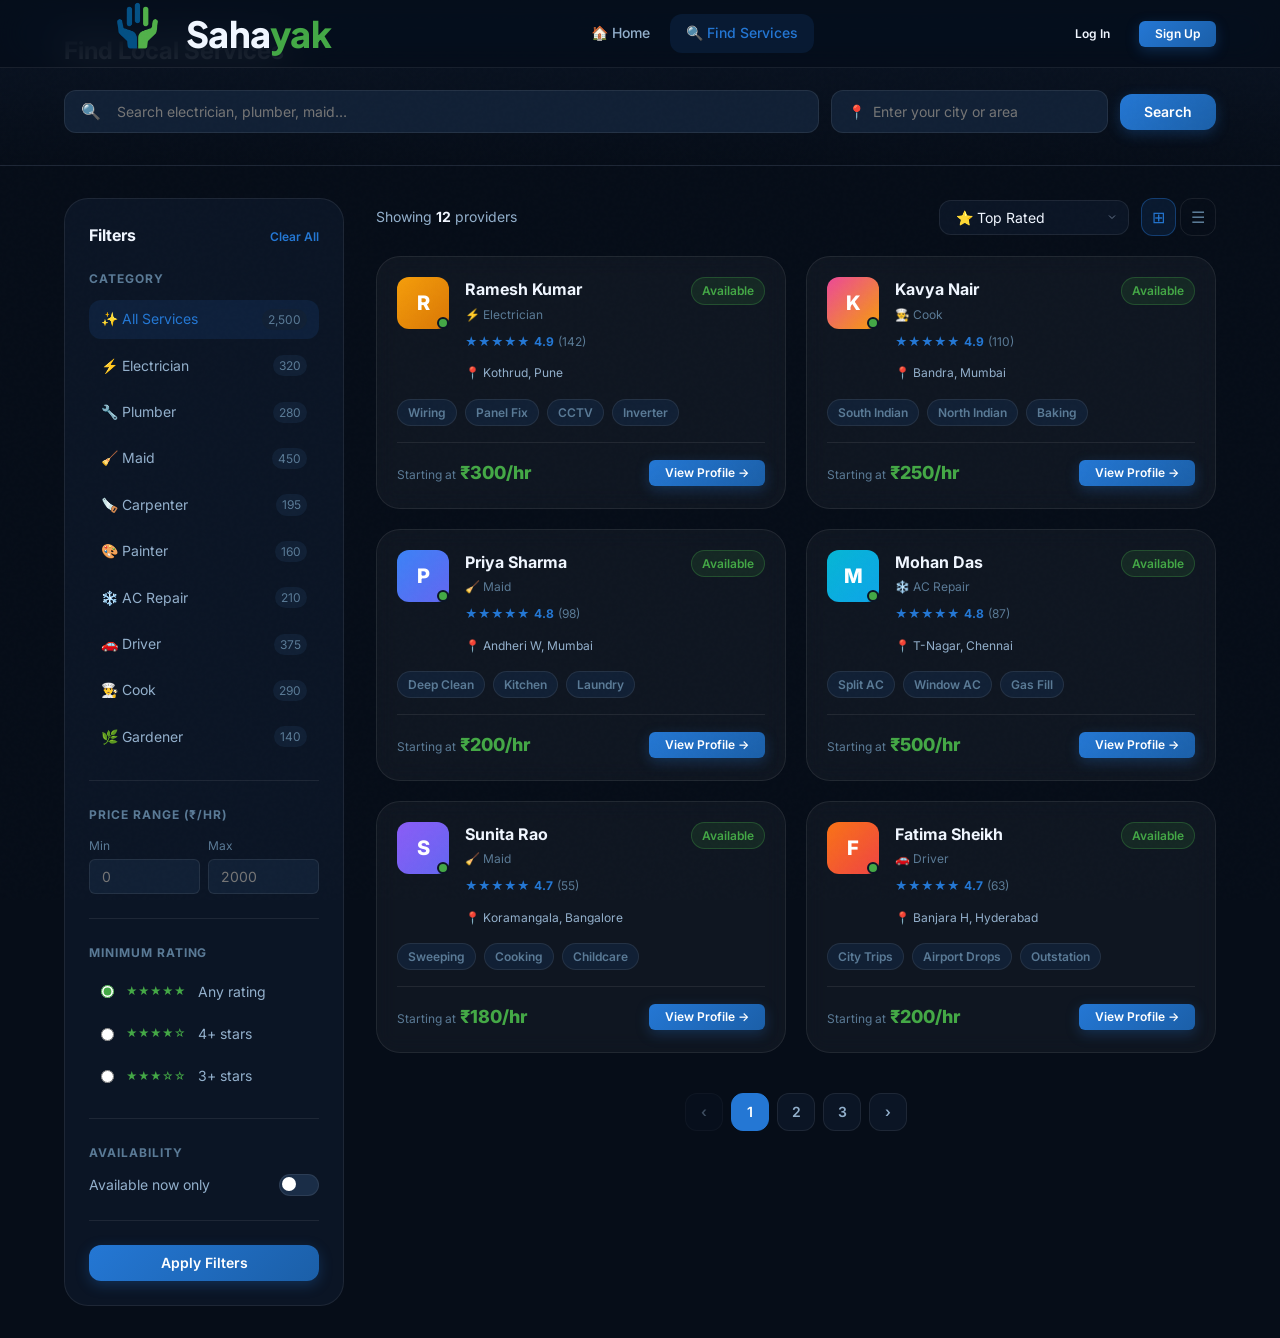
<file: frontend/search.html>
<!DOCTYPE html>
<html lang="en">
<head>
  <meta charset="UTF-8" />
  <meta name="viewport" content="width=device-width, initial-scale=1.0" />
  <title>Find Services — Sahayak</title>
  <meta name="description" content="Browse and filter verified local service providers near you. Compare ratings, pricing, and availability." />
  <link rel="icon" href="data:image/svg+xml,<svg xmlns='http://www.w3.org/2000/svg' viewBox='0 0 100 100'><text y='.9em' font-size='90'>🔧</text></svg>" />
  <link rel="stylesheet" href="css/global.css" />
  <link rel="stylesheet" href="css/navbar.css" />
  <link rel="stylesheet" href="css/search.css" />
</head>
<body>

<!-- NAVBAR -->
<nav class="navbar" id="navbar">
  <div class="navbar-inner">
    <a href="index.html" class="navbar-logo">
      <div class="navbar-logo-icon"><img src="Gemini_Generated_Image_cjdzr0cjdzr0cjdz (1).png" alt="Sahayak Logo"></div>
      <span class="navbar-logo-text">Saha<span>yak</span></span>
    </a>
    <div class="navbar-links">
      <a href="index.html"  class="nav-link">🏠 Home</a>
      <a href="search.html" class="nav-link active">🔍 Find Services</a>
    </div>
    <div class="navbar-actions" id="navActions">
      <a href="login.html"  class="btn btn-ghost btn-sm">Log In</a>
      <a href="signup.html" class="btn btn-primary btn-sm">Sign Up</a>
    </div>
    <button class="hamburger" id="hamburger" aria-label="Toggle menu" aria-expanded="false">
      <span></span><span></span><span></span>
    </button>
  </div>
</nav>
<div class="mobile-menu" id="mobileMenu">
  <a href="index.html"  class="nav-link">🏠 Home</a>
  <a href="search.html" class="nav-link active">🔍 Find Services</a>
  <div class="mobile-menu-actions">
    <a href="login.html"  class="btn btn-secondary btn-full">Log In</a>
    <a href="signup.html" class="btn btn-primary   btn-full">Sign Up</a>
  </div>
</div>

<!-- SEARCH HEADER -->
<header class="search-header" role="banner">
  <div class="search-header-inner">
    <h1 class="search-header-title" id="searchPageTitle">Find Local Services</h1>

    <div class="search-bar-row">
      <!-- Keyword search -->
      <div class="search-main-input" id="mainSearchBox">
        <span class="search-icon">🔍</span>
        <input
          type="text"
          id="searchQuery"
          placeholder="Search electrician, plumber, maid…"
          aria-label="Search query"
        />
      </div>
      <!-- Location -->
      <div class="search-location-input">
        <span class="pin-icon">📍</span>
        <input type="text" id="locationInput" placeholder="Enter your city or area" aria-label="Location" />
      </div>
      <button class="btn btn-primary" id="searchBtn" type="button">Search</button>
      <button class="btn btn-secondary filter-toggle-btn" id="filterToggleBtn" type="button" aria-label="Open filters">
        ⚙️ Filters
      </button>
    </div>

    <!-- Active Filter Tags -->
    <div class="active-filters" id="activeFilters" style="display:none;"></div>
  </div>
</header>

<!-- BODY -->
<div class="search-body">

  <!-- FILTER SIDEBAR (Desktop) -->
  <aside class="search-sidebar" id="sidebar" aria-label="Filter results">
    <div class="sidebar-title">
      Filters
      <button class="sidebar-clear" id="clearAllFilters" type="button">Clear All</button>
    </div>

    <!-- Category -->
    <div class="filter-section">
      <p class="filter-label">Category</p>
      <div class="category-chips" id="categoryChips">
        <div class="category-chip active" data-cat="">✨ All Services<span class="chip-count">2,500</span></div>
        <div class="category-chip" data-cat="electrician">⚡ Electrician<span class="chip-count">320</span></div>
        <div class="category-chip" data-cat="plumber">🔧 Plumber<span class="chip-count">280</span></div>
        <div class="category-chip" data-cat="maid">🧹 Maid<span class="chip-count">450</span></div>
        <div class="category-chip" data-cat="carpenter">🪚 Carpenter<span class="chip-count">195</span></div>
        <div class="category-chip" data-cat="painter">🎨 Painter<span class="chip-count">160</span></div>
        <div class="category-chip" data-cat="ac-repair">❄️ AC Repair<span class="chip-count">210</span></div>
        <div class="category-chip" data-cat="driver">🚗 Driver<span class="chip-count">375</span></div>
        <div class="category-chip" data-cat="cook">👨‍🍳 Cook<span class="chip-count">290</span></div>
        <div class="category-chip" data-cat="gardener">🌿 Gardener<span class="chip-count">140</span></div>
      </div>
    </div>

    <!-- Price Range -->
    <div class="filter-section">
      <p class="filter-label">Price Range (₹/hr)</p>
      <div class="price-range-inputs">
        <div class="price-input-wrap">
          <span class="input-label">Min</span>
          <input type="number" id="priceMin" placeholder="0" min="0" />
        </div>
        <div class="price-input-wrap">
          <span class="input-label">Max</span>
          <input type="number" id="priceMax" placeholder="2000" min="0" />
        </div>
      </div>
    </div>

    <!-- Rating -->
    <div class="filter-section">
      <p class="filter-label">Minimum Rating</p>
      <div class="rating-options">
        <label class="rating-option">
          <input type="radio" name="minRating" value="0" checked /> <span class="rating-stars-sm">★★★★★</span><span class="rating-text">Any rating</span>
        </label>
        <label class="rating-option">
          <input type="radio" name="minRating" value="4" /> <span class="rating-stars-sm">★★★★☆</span><span class="rating-text">4+ stars</span>
        </label>
        <label class="rating-option">
          <input type="radio" name="minRating" value="3" /> <span class="rating-stars-sm">★★★☆☆</span><span class="rating-text">3+ stars</span>
        </label>
      </div>
    </div>

    <!-- Availability -->
    <div class="filter-section">
      <p class="filter-label">Availability</p>
      <div class="toggle-row">
        <span class="toggle-label">Available now only</span>
        <label class="toggle">
          <input type="checkbox" id="availableNow" />
          <span class="toggle-track"></span>
          <span class="toggle-thumb"></span>
        </label>
      </div>
    </div>

    <button class="btn btn-primary btn-full" id="applyFilters" type="button">Apply Filters</button>
  </aside>

  <!-- RESULTS AREA -->
  <section aria-label="Search results">
    <div class="search-results-header">
      <p class="results-count" id="resultsCount">Showing <strong>12</strong> providers</p>
      <div style="display:flex;gap:.75rem;align-items:center;">
        <select class="sort-select" id="sortSelect" aria-label="Sort results">
          <option value="rating">⭐ Top Rated</option>
          <option value="price-asc">💰 Price: Low to High</option>
          <option value="price-desc">💰 Price: High to Low</option>
          <option value="nearest">📍 Nearest First</option>
        </select>
        <div class="view-toggle" role="group" aria-label="View mode">
          <button class="view-btn active" id="gridViewBtn" aria-label="Grid view" title="Grid">⊞</button>
          <button class="view-btn" id="listViewBtn" aria-label="List view" title="List">☰</button>
        </div>
      </div>
    </div>

    <!-- Results Grid -->
    <div class="results-grid" id="resultsGrid" role="list">
      <!-- Provider cards injected by JS -->
    </div>

    <!-- Empty State (hidden by default) -->
    <div class="empty-state" id="emptyState" style="display:none;" aria-live="polite">
      <div class="empty-icon">🔍</div>
      <h2 class="empty-title">No providers found</h2>
      <p class="empty-desc">Try adjusting your filters or searching a different area.</p>
      <button class="btn btn-primary" id="clearSearchBtn" type="button">Clear Filters</button>
    </div>

    <!-- Pagination -->
    <div class="pagination" id="pagination" role="navigation" aria-label="Results pages">
      <button class="page-btn" id="prevPage" disabled aria-label="Previous page">‹</button>
      <button class="page-btn active" data-page="1">1</button>
      <button class="page-btn" data-page="2">2</button>
      <button class="page-btn" data-page="3">3</button>
      <button class="page-btn" id="nextPage" aria-label="Next page">›</button>
    </div>
  </section>
</div>

<!-- Mobile Filter Drawer -->
<div class="filter-overlay" id="filterOverlay" aria-hidden="true"></div>
<div class="filter-drawer" id="filterDrawer" role="dialog" aria-label="Filter options" aria-modal="true">
  <div class="filter-drawer-header">
    <p class="filter-drawer-title">Filters</p>
    <button class="filter-close" id="filterClose" aria-label="Close filters">✕</button>
  </div>
  <!-- Mirror sidebar content -->
  <div id="drawerContent"></div>
  <button class="btn btn-primary btn-full" id="applyDrawerFilters" style="margin-top:1rem;" type="button">Apply Filters</button>
</div>

<script src="js/search.js"></script>
<script>
  // Navbar scroll
  const navbar = document.getElementById('navbar');
  window.addEventListener('scroll', () => navbar.classList.toggle('scrolled', window.scrollY > 20));

  // Hamburger
  const hamburger = document.getElementById('hamburger');
  const mobileMenu = document.getElementById('mobileMenu');
  hamburger.addEventListener('click', () => {
    const open = mobileMenu.classList.toggle('open');
    hamburger.classList.toggle('open', open);
    hamburger.setAttribute('aria-expanded', open);
  });

  // Filter drawer toggle
  const filterToggleBtn = document.getElementById('filterToggleBtn');
  const filterOverlay   = document.getElementById('filterOverlay');
  const filterDrawer    = document.getElementById('filterDrawer');
  const filterClose     = document.getElementById('filterClose');

  function openDrawer() { filterDrawer.classList.add('open'); filterOverlay.style.display = 'block'; }
  function closeDrawer() { filterDrawer.classList.remove('open'); filterOverlay.style.display = 'none'; }

  filterToggleBtn?.addEventListener('click', openDrawer);
  filterClose?.addEventListener('click', closeDrawer);
  filterOverlay?.addEventListener('click', closeDrawer);

  // Category chips
  document.getElementById('categoryChips').addEventListener('click', (e) => {
    const chip = e.target.closest('.category-chip');
    if (!chip) return;
    document.querySelectorAll('.category-chip').forEach(c => c.classList.remove('active'));
    chip.classList.add('active');
  });

  // View toggle
  document.getElementById('gridViewBtn').addEventListener('click', () => {
    document.getElementById('resultsGrid').className = 'results-grid';
    document.getElementById('gridViewBtn').classList.add('active');
    document.getElementById('listViewBtn').classList.remove('active');
  });
  document.getElementById('listViewBtn').addEventListener('click', () => {
    document.getElementById('resultsGrid').className = 'results-list';
    document.getElementById('listViewBtn').classList.add('active');
    document.getElementById('gridViewBtn').classList.remove('active');
  });

  // Read URL params and pre-fill search
  const urlParams = new URLSearchParams(window.location.search);
  if (urlParams.get('q')) document.getElementById('searchQuery').value = urlParams.get('q');
  if (urlParams.get('category')) {
    document.querySelectorAll('.category-chip').forEach(c => {
      c.classList.toggle('active', c.dataset.cat === urlParams.get('category'));
    });
  }
</script>
</body>
</html>
</file>
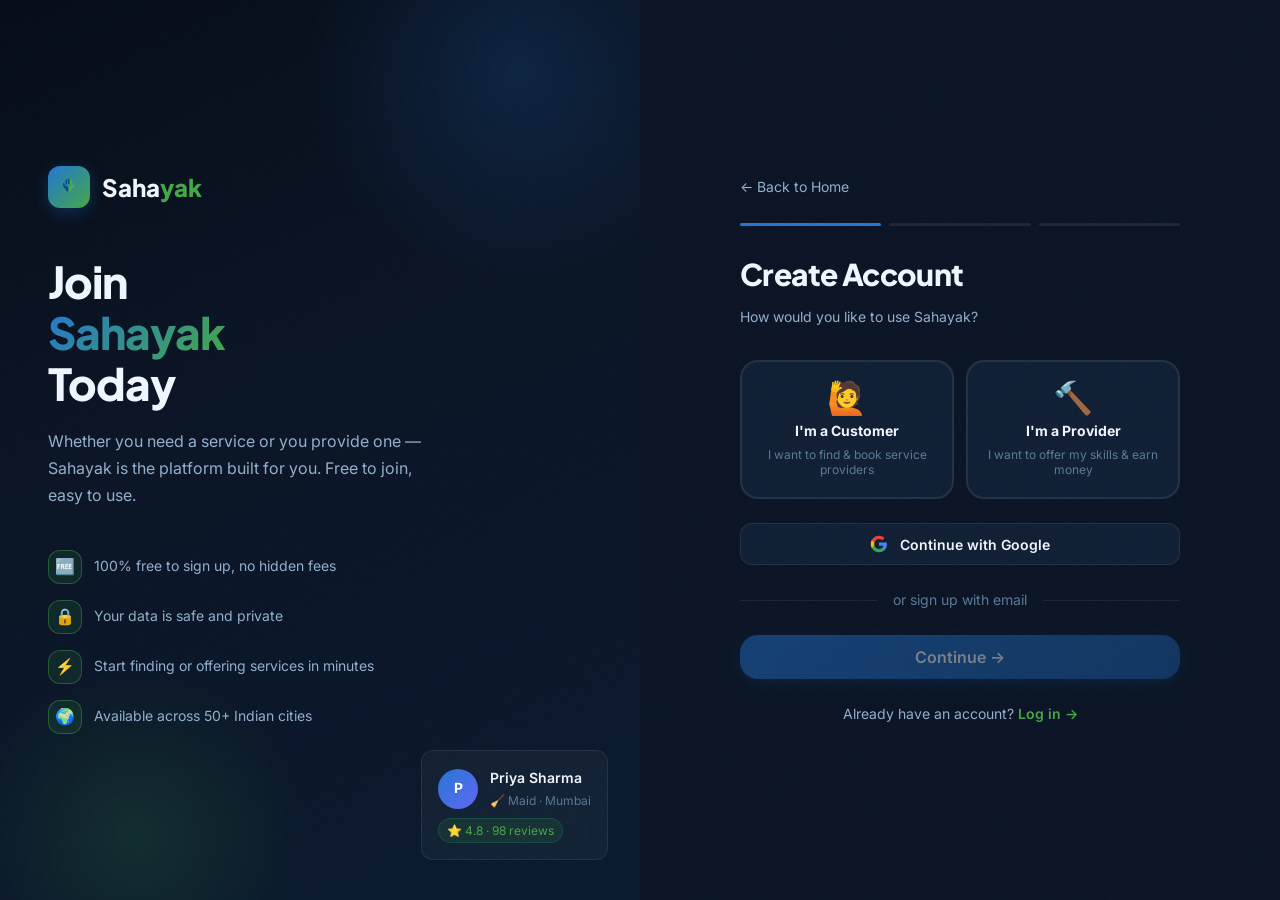
<file: frontend/signup.html>
<!DOCTYPE html>
<html lang="en">
<head>
  <meta charset="UTF-8" />
  <meta name="viewport" content="width=device-width, initial-scale=1.0" />
  <title>Sign Up — Sahayak</title>
  <meta name="description" content="Create your free Sahayak account. Find local services or list your skills as a provider." />
  <link rel="icon" href="data:image/svg+xml,<svg xmlns='http://www.w3.org/2000/svg' viewBox='0 0 100 100'><text y='.9em' font-size='90'>🔧</text></svg>" />
  <link rel="stylesheet" href="css/global.css" />
  <link rel="stylesheet" href="css/auth.css" />
</head>
<body>

<main class="auth-page" role="main">

  <!-- ── Left Branding Panel ── -->
  <div class="auth-panel-left" aria-hidden="true">
    <div class="auth-left-content">
      <a href="index.html" class="auth-left-logo">
        <div class="auth-logo-icon"><img src="Gemini_Generated_Image_cjdzr0cjdzr0cjdz (1).png" alt="Sahayak Logo"></div>
        <span class="auth-logo-text">Saha<span>yak</span></span>
      </a>

      <h1 class="auth-tagline">
        Join<br /><span class="gradient-text">Sahayak</span><br />Today
      </h1>
      <p class="auth-tagline-sub">
        Whether you need a service or you provide one — Sahayak is the platform built for you. Free to join, easy to use.
      </p>

      <div class="auth-features">
        <div class="auth-feature">
          <div class="auth-feature-icon">🆓</div>
          <span>100% free to sign up, no hidden fees</span>
        </div>
        <div class="auth-feature">
          <div class="auth-feature-icon">🔒</div>
          <span>Your data is safe and private</span>
        </div>
        <div class="auth-feature">
          <div class="auth-feature-icon">⚡</div>
          <span>Start finding or offering services in minutes</span>
        </div>
        <div class="auth-feature">
          <div class="auth-feature-icon">🌍</div>
          <span>Available across 50+ Indian cities</span>
        </div>
      </div>
    </div>

    <div class="auth-float-card">
      <div class="auth-float-card-inner">
        <div class="auth-float-avi" style="background:linear-gradient(135deg,var(--blue),#6366F1)">P</div>
        <div>
          <p class="auth-float-name">Priya Sharma</p>
          <p class="auth-float-sub">🧹 Maid · Mumbai</p>
        </div>
      </div>
      <div class="auth-float-badge">⭐ 4.8 · 98 reviews</div>
    </div>
  </div>

  <!-- ── Right Form Panel ── -->
  <div class="auth-panel-right">
    <div class="auth-form-wrapper">

      <a href="index.html"
         style="font-size:.875rem;margin-bottom:1.5rem;display:inline-flex;align-items:center;gap:.5rem;color:var(--text-secondary);transition:color .15s;"
         onmouseover="this.style.color='var(--text-primary)'"
         onmouseout="this.style.color='var(--text-secondary)'">
        ← Back to Home
      </a>

      <!-- Step Indicator -->
      <div style="display:flex;gap:.5rem;margin-bottom:1.5rem;" aria-label="Sign up progress">
        <div class="step-dot active" id="dot-1" style="flex:1;height:3px;border-radius:2px;background:var(--accent);transition:background .3s;"></div>
        <div class="step-dot" id="dot-2" style="flex:1;height:3px;border-radius:2px;background:var(--border);transition:background .3s;"></div>
        <div class="step-dot" id="dot-3" style="flex:1;height:3px;border-radius:2px;background:var(--border);transition:background .3s;"></div>
      </div>

      <div id="authAlert" style="display:none;margin-bottom:1rem;padding:.75rem 1rem;border-radius:var(--radius-md);font-size:.875rem;"></div>

      <!-- ── STEP 1: Choose Role ── -->
      <div id="step1">
        <div class="auth-form-header">
          <h2 class="auth-form-title">Create Account</h2>
          <p class="auth-form-subtitle">How would you like to use Sahayak?</p>
        </div>

        <div class="role-selector" role="group" aria-label="Choose your account type">
          <button type="button" class="role-card" id="roleCustomer" onclick="selectRole('customer')">
            <div class="role-card-icon">🙋</div>
            <p class="role-card-title">I'm a Customer</p>
            <p class="role-card-desc">I want to find & book service providers</p>
          </button>
          <button type="button" class="role-card" id="roleProvider" onclick="selectRole('provider')">
            <div class="role-card-icon">🔨</div>
            <p class="role-card-title">I'm a Provider</p>
            <p class="role-card-desc">I want to offer my skills & earn money</p>
          </button>
        </div>

        <!-- Social Login -->
        <div class="social-login" style="margin-top:1.5rem;">
          <button class="social-login-btn" type="button" id="googleSignupBtn">
            <svg width="18" height="18" viewBox="0 0 24 24"><path fill="#4285F4" d="M22.56 12.25c0-.78-.07-1.53-.2-2.25H12v4.26h5.92c-.26 1.37-1.04 2.53-2.21 3.31v2.77h3.57c2.08-1.92 3.28-4.74 3.28-8.09z"/><path fill="#34A853" d="M12 23c2.97 0 5.46-.98 7.28-2.66l-3.57-2.77c-.98.66-2.23 1.06-3.71 1.06-2.86 0-5.29-1.93-6.16-4.53H2.18v2.84C3.99 20.53 7.7 23 12 23z"/><path fill="#FBBC05" d="M5.84 14.09c-.22-.66-.35-1.36-.35-2.09s.13-1.43.35-2.09V7.07H2.18C1.43 8.55 1 10.22 1 12s.43 3.45 1.18 4.93l2.85-2.22.81-.62z"/><path fill="#EA4335" d="M12 5.38c1.62 0 3.06.56 4.21 1.64l3.15-3.15C17.45 2.09 14.97 1 12 1 7.7 1 3.99 3.47 2.18 7.07l3.66 2.84c.87-2.6 3.3-4.53 6.16-4.53z"/></svg>
            Continue with Google
          </button>
        </div>

        <div class="divider-text">or sign up with email</div>

        <button class="btn btn-primary btn-full btn-lg" id="step1Next" onclick="goToStep(2)" disabled>
          Continue →
        </button>
      </div>

      <!-- ── STEP 2: Basic Details ── -->
      <div id="step2" style="display:none;">
        <div class="auth-form-header">
          <h2 class="auth-form-title">Your Details</h2>
          <p class="auth-form-subtitle">Tell us a bit about yourself.</p>
        </div>

        <form class="auth-form" id="signupForm" novalidate>
          <div class="form-row">
            <div class="form-group">
              <label for="signupFirstName" class="form-label">First Name</label>
              <input type="text" id="signupFirstName" class="form-input" placeholder="Raj" required />
              <span class="form-error" id="firstNameError" style="display:none;"></span>
            </div>
            <div class="form-group">
              <label for="signupLastName" class="form-label">Last Name</label>
              <input type="text" id="signupLastName" class="form-input" placeholder="Sharma" required />
              <span class="form-error" id="lastNameError" style="display:none;"></span>
            </div>
          </div>

          <div class="form-group">
            <label for="signupEmail" class="form-label">Email Address</label>
            <div class="input-wrapper">
              <span class="input-icon">✉️</span>
              <input type="email" id="signupEmail" class="form-input" placeholder="raj@example.com" required autocomplete="email" />
            </div>
            <span class="form-error" id="signupEmailError" style="display:none;"></span>
          </div>

          <div class="form-group">
            <label for="signupPhone" class="form-label">Phone Number</label>
            <div class="input-wrapper">
              <span class="input-icon">📱</span>
              <input type="tel" id="signupPhone" class="form-input" placeholder="+91 98765 43210" required autocomplete="tel" />
            </div>
          </div>

          <div class="form-group">
            <label for="signupCity" class="form-label">Your City</label>
            <div class="input-wrapper">
              <span class="input-icon">📍</span>
              <input type="text" id="signupCity" class="form-input" placeholder="Mumbai, Delhi, Pune…" required />
            </div>
          </div>

          <div class="form-group">
            <label for="signupPassword" class="form-label">Password</label>
            <div class="input-wrapper" style="position:relative;">
              <span class="input-icon">🔒</span>
              <input type="password" id="signupPassword" class="form-input" placeholder="At least 8 characters" required autocomplete="new-password" />
              <button type="button" class="password-toggle" id="toggleSignupPwd" aria-label="Toggle password">👁️</button>
            </div>
            <div class="password-strength" id="passwordStrength" style="display:none;">
              <div class="strength-bar"><div class="strength-fill" id="strengthFill" style="width:0%;"></div></div>
              <p class="strength-text" id="strengthText"></p>
            </div>
          </div>

          <div class="form-group">
            <label for="signupConfirmPwd" class="form-label">Confirm Password</label>
            <div class="input-wrapper">
              <span class="input-icon">🔒</span>
              <input type="password" id="signupConfirmPwd" class="form-input" placeholder="Repeat your password" required autocomplete="new-password" />
            </div>
            <span class="form-error" id="confirmPwdError" style="display:none;"></span>
          </div>

          <label class="terms-check">
            <input type="checkbox" id="termsAccepted" required />
            I agree to the <a href="#">Terms of Service</a> and <a href="#">Privacy Policy</a>
          </label>

          <div style="display:flex;gap:.75rem;">
            <button type="button" class="btn btn-secondary" onclick="goToStep(1)" style="flex-shrink:0;">← Back</button>
            <button type="button" class="btn btn-primary btn-full btn-lg" id="step2Next" onclick="validateAndNext()">
              <span id="step2BtnText">Continue →</span>
              <span id="step2Spinner" class="spinner" style="display:none;"></span>
            </button>
          </div>
        </form>
      </div>

      <!-- ── STEP 3: Provider Extra (shown only for providers) ── -->
      <div id="step3" style="display:none;">
        <div class="auth-form-header">
          <h2 class="auth-form-title" id="step3Title">Almost Done! 🎉</h2>
          <p class="auth-form-subtitle" id="step3Subtitle">Add your professional details to start receiving bookings.</p>
        </div>

        <form class="auth-form" id="providerForm" novalidate>
          <!-- shown only for providers -->
          <div id="providerFields">
            <div class="form-group">
              <label for="providerCategory" class="form-label">Your Service Category</label>
              <select id="providerCategory" class="form-select">
                <option value="">Select your main category…</option>
                <option value="electrician">⚡ Electrician</option>
                <option value="plumber">🔧 Plumber</option>
                <option value="maid">🧹 Maid / House Cleaner</option>
                <option value="carpenter">🪚 Carpenter</option>
                <option value="painter">🎨 Painter</option>
                <option value="ac-repair">❄️ AC Repair</option>
                <option value="driver">🚗 Driver</option>
                <option value="cook">👨‍🍳 Cook</option>
                <option value="gardener">🌿 Gardener</option>
                <option value="other">✨ Other</option>
              </select>
            </div>

            <div class="form-group">
              <label for="providerRate" class="form-label">Hourly Rate (₹)</label>
              <div class="input-wrapper">
                <span class="input-icon">₹</span>
                <input type="number" id="providerRate" class="form-input" placeholder="e.g. 300" min="50" max="5000" />
              </div>
              <p class="form-hint">You can update this anytime from your profile.</p>
            </div>

            <div class="form-group">
              <label for="providerBio" class="form-label">Short Bio</label>
              <textarea id="providerBio" class="form-textarea" rows="3" placeholder="Describe your experience, skills, and what makes you stand out…"></textarea>
            </div>
          </div>

          <div style="display:flex;gap:.75rem;">
            <button type="button" class="btn btn-secondary" onclick="goToStep(2)" style="flex-shrink:0;">← Back</button>
            <button type="submit" class="btn btn-primary btn-full btn-lg" id="finalSignupBtn">
              <span id="finalBtnText">Create My Account 🚀</span>
              <span id="finalSpinner" class="spinner" style="display:none;"></span>
            </button>
          </div>
        </form>
      </div>

      <div class="auth-switch" style="margin-top:1.5rem;">
        Already have an account? <a href="login.html" id="goToLogin">Log in →</a>
      </div>
    </div>
  </div>
</main>

<script src="js/auth.js"></script>
<script>
  let selectedRole = null;

  // Auto-select role from URL param
  const params = new URLSearchParams(window.location.search);
  const urlRole = params.get('role');
  if (urlRole === 'provider' || urlRole === 'customer') {
    selectRole(urlRole);
  }

  function selectRole(role) {
    selectedRole = role;
    document.getElementById('roleCustomer').classList.toggle('selected', role === 'customer');
    document.getElementById('roleProvider').classList.toggle('selected', role === 'provider');
    document.getElementById('step1Next').disabled = false;
  }

  function goToStep(step) {
    document.getElementById('step1').style.display = step === 1 ? 'block' : 'none';
    document.getElementById('step2').style.display = step === 2 ? 'block' : 'none';
    document.getElementById('step3').style.display = step === 3 ? 'block' : 'none';

    // Update step dots
    ['dot-1','dot-2','dot-3'].forEach((id, i) => {
      document.getElementById(id).style.background = i < step ? 'var(--accent)' : 'var(--border)';
    });

    // Customer skips step 3
    if (step === 3 && selectedRole === 'customer') {
      document.getElementById('providerFields').style.display = 'none';
      document.getElementById('step3Title').textContent = 'Almost Done! 🎉';
      document.getElementById('step3Subtitle').textContent = 'Your account is ready. Click below to get started!';
    }
  }

  // Password strength checker
  document.getElementById('signupPassword').addEventListener('input', function () {
    const val = this.value;
    const strengthDiv = document.getElementById('passwordStrength');
    const fill   = document.getElementById('strengthFill');
    const text   = document.getElementById('strengthText');
    if (!val) { strengthDiv.style.display = 'none'; return; }
    strengthDiv.style.display = 'block';
    const score = [/[a-z]/, /[A-Z]/, /[0-9]/, /[^a-zA-Z0-9]/, /.{8,}/]
      .filter(rx => rx.test(val)).length;
    const levels = [
      { pct:'20%', cls:'weak',   lbl:'Weak' },
      { pct:'40%', cls:'weak',   lbl:'Weak' },
      { pct:'60%', cls:'medium', lbl:'Fair' },
      { pct:'80%', cls:'medium', lbl:'Good' },
      { pct:'100%',cls:'strong', lbl:'Strong ✓' },
    ];
    const l = levels[score - 1] || levels[0];
    fill.style.width = l.pct; fill.className = 'strength-fill ' + l.cls;
    text.textContent = l.lbl;
  });

  // Password toggle
  document.getElementById('toggleSignupPwd').addEventListener('click', function () {
    const input = document.getElementById('signupPassword');
    const isText = input.type === 'text';
    input.type = isText ? 'password' : 'text';
    this.textContent = isText ? '👁️' : '🙈';
  });

  // Validate step 2 and move to step 3
  function validateAndNext() {
    const first = document.getElementById('signupFirstName').value.trim();
    const last  = document.getElementById('signupLastName').value.trim();
    const email = document.getElementById('signupEmail').value.trim();
    const pwd   = document.getElementById('signupPassword').value;
    const cpwd  = document.getElementById('signupConfirmPwd').value;
    const terms = document.getElementById('termsAccepted').checked;

    let valid = true;

    if (!first) { showFieldError('firstNameError', 'First name is required.'); valid = false; } else hideFieldError('firstNameError');
    if (!email || !/^[^\s@]+@[^\s@]+\.[^\s@]+$/.test(email)) { showFieldError('signupEmailError', 'Enter a valid email.'); valid = false; } else hideFieldError('signupEmailError');
    if (pwd.length < 8) { showFieldError('confirmPwdError', 'Password must be at least 8 characters.'); valid = false; }
    else if (pwd !== cpwd) { showFieldError('confirmPwdError', 'Passwords do not match.'); valid = false; }
    else hideFieldError('confirmPwdError');
    if (!terms) { showAlert('Please accept the Terms of Service to continue.', 'error'); valid = false; }

    if (valid) goToStep(3);
  }

  // Final signup submission
  document.getElementById('providerForm').addEventListener('submit', async (e) => {
    e.preventDefault();
    const btn  = document.getElementById('finalSignupBtn');
    const text = document.getElementById('finalBtnText');
    const spin = document.getElementById('finalSpinner');
    btn.disabled = true; text.style.display = 'none'; spin.style.display = 'inline-block';

    const payload = {
      name:     `${document.getElementById('signupFirstName').value} ${document.getElementById('signupLastName').value}`.trim(),
      email:    document.getElementById('signupEmail').value.trim(),
      phone:    document.getElementById('signupPhone').value.trim(),
      city:     document.getElementById('signupCity').value.trim(),
      password: document.getElementById('signupPassword').value,
      role:     selectedRole,
      category: document.getElementById('providerCategory')?.value || null,
      rate:     document.getElementById('providerRate')?.value || null,
      bio:      document.getElementById('providerBio')?.value || null,
    };

    try {
      // TODO: Replace with real API call
      // const res = await fetch('/api/auth/signup', { method:'POST', headers:{'Content-Type':'application/json'}, body:JSON.stringify(payload) });
      await new Promise(r => setTimeout(r, 1200)); // simulate network
      showAlert('Account created! Redirecting to login…', 'success');
      setTimeout(() => window.location.href = 'login.html', 1500);
    } catch (err) {
      showAlert('Signup failed. Please try again.', 'error');
      btn.disabled = false; text.style.display = ''; spin.style.display = 'none';
    }
  });

  function showFieldError(id, msg) { const el = document.getElementById(id); el.textContent = msg; el.style.display = 'block'; }
  function hideFieldError(id) { document.getElementById(id).style.display = 'none'; }
  function showAlert(msg, type) {
    const el = document.getElementById('authAlert');
    el.textContent = msg;
    el.style.display = 'block';
    el.style.background  = type === 'success' ? 'var(--success-subtle)' : 'var(--error-subtle)';
    el.style.color       = type === 'success' ? 'var(--success)' : 'var(--error)';
    el.style.border      = `1px solid ${type === 'success' ? 'rgba(16,185,129,.25)' : 'rgba(239,68,68,.25)'}`;
  }

  document.getElementById('googleSignupBtn').addEventListener('click', () => {
    alert('Google OAuth coming soon! Use email/password for now.');
  });
</script>
</body>
</html>
</file>
<file: frontend/css/global.css>
/* ============================================================
   SAHAYAK — Global CSS (Reset + Typography + Utilities)
   ============================================================ */

@import url('https://fonts.googleapis.com/css2?family=Inter:wght@300;400;500;600;700;800&family=Plus+Jakarta+Sans:wght@600;700;800&display=swap');
@import './variables.css';

/* ── Reset ──────────────────────────────────────────────────── */
*, *::before, *::after { box-sizing: border-box; margin: 0; padding: 0; }

html {
  scroll-behavior: smooth;
  font-size: 16px;
  -webkit-text-size-adjust: 100%;
}

body {
  font-family: var(--font-sans);
  background-color: var(--bg-base);
  color: var(--text-primary);
  line-height: 1.6;
  min-height: 100vh;
  overflow-x: hidden;
  -webkit-font-smoothing: antialiased;
  -moz-osx-font-smoothing: grayscale;
}

img, video, svg { display: block; max-width: 100%; }
button { cursor: pointer; font-family: inherit; border: none; background: none; }
a { text-decoration: none; color: inherit; }
ul, ol { list-style: none; }
input, textarea, select { font-family: inherit; }

/* ── Scrollbar ──────────────────────────────────────────────── */
::-webkit-scrollbar { width: 6px; height: 6px; }
::-webkit-scrollbar-track { background: var(--bg-surface); }
::-webkit-scrollbar-thumb { background: var(--bg-surface-3); border-radius: var(--radius-full); }
::-webkit-scrollbar-thumb:hover { background: var(--green); }

/* ── Noise Texture Overlay ─────────────────────────────────── */
body::before {
  content: '';
  position: fixed;
  inset: 0;
  background-image: url("data:image/svg+xml,%3Csvg viewBox='0 0 256 256' xmlns='http://www.w3.org/2000/svg'%3E%3Cfilter id='noise'%3E%3CfeTurbulence type='fractalNoise' baseFrequency='0.9' numOctaves='4' stitchTiles='stitch'/%3E%3C/filter%3E%3Crect width='100%25' height='100%25' filter='url(%23noise)' opacity='0.03'/%3E%3C/svg%3E");
  pointer-events: none;
  z-index: var(--z-above);
  opacity: 0.4;
}

/* ── Container ──────────────────────────────────────────────── */
.container {
  width: 100%;
  max-width: 1200px;
  margin-inline: auto;
  padding-inline: var(--space-6);
}
.container-sm { max-width: 720px; margin-inline: auto; padding-inline: var(--space-6); }
.container-lg { max-width: 1400px; margin-inline: auto; padding-inline: var(--space-6); }

/* ── Page Wrapper (accounts for fixed navbar) ───────────────── */
.page-content { padding-top: var(--navbar-height); }

/* ── Typography ─────────────────────────────────────────────── */
.display-1 { font-family: var(--font-display); font-size: clamp(2.5rem, 6vw, var(--text-6xl)); font-weight: 800; line-height: 1.1; letter-spacing: -0.03em; }
.display-2 { font-family: var(--font-display); font-size: clamp(2rem, 4vw, var(--text-5xl)); font-weight: 800; line-height: 1.15; letter-spacing: -0.02em; }
.heading-1  { font-size: var(--text-4xl); font-weight: 700; line-height: 1.2; letter-spacing: -0.02em; }
.heading-2  { font-size: var(--text-3xl); font-weight: 700; line-height: 1.25; letter-spacing: -0.015em; }
.heading-3  { font-size: var(--text-2xl); font-weight: 600; line-height: 1.3; }
.heading-4  { font-size: var(--text-xl);  font-weight: 600; line-height: 1.35; }
.body-lg    { font-size: var(--text-lg);  line-height: 1.7; color: var(--text-secondary); }
.body-sm    { font-size: var(--text-sm);  line-height: 1.6; color: var(--text-secondary); }
.label      { font-size: var(--text-xs);  font-weight: 600; letter-spacing: 0.08em; text-transform: uppercase; }

/* ── Gradient Text ──────────────────────────────────────────── */
.gradient-text {
  background: linear-gradient(135deg, var(--accent) 0%, var(--green) 100%);
  -webkit-background-clip: text;
  -webkit-text-fill-color: transparent;
  background-clip: text;
}

.gradient-text-green {
  background: linear-gradient(135deg, var(--green) 0%, var(--accent) 100%);
  -webkit-background-clip: text;
  -webkit-text-fill-color: transparent;
  background-clip: text;
}

/* ── Buttons ─────────────────────────────────────────────────── */
.btn {
  display: inline-flex;
  align-items: center;
  justify-content: center;
  gap: var(--space-2);
  padding: 11px var(--space-6);
  border-radius: var(--radius-md);
  font-size: var(--text-sm);
  font-weight: 600;
  line-height: 1;
  transition: all var(--transition-base);
  white-space: nowrap;
  position: relative;
  overflow: hidden;
}

.btn::before {
  content: '';
  position: absolute;
  inset: 0;
  opacity: 0;
  transition: opacity var(--transition-fast);
  background: rgba(255,255,255,0.1);
}
.btn:hover::before { opacity: 1; }

.btn-primary {
  background: linear-gradient(135deg, var(--accent), var(--accent-dark));
  color: var(--text-inverse);
  box-shadow: 0 4px 14px var(--accent-glow);
}
.btn-primary:hover {
  transform: translateY(-2px);
  box-shadow: 0 8px 24px var(--accent-glow);
}
.btn-primary:active { transform: translateY(0); }

.btn-green {
  background: linear-gradient(135deg, var(--green), var(--green-dark));
  color: var(--text-inverse);
  box-shadow: 0 4px 14px var(--green-glow);
}
.btn-green:hover {
  transform: translateY(-2px);
  box-shadow: 0 8px 24px var(--green-glow);
}
.btn-green:active { transform: translateY(0); }

.btn-secondary {
  background: var(--bg-glass);
  color: var(--text-primary);
  border: 1px solid var(--border);
  backdrop-filter: blur(10px);
}
.btn-secondary:hover {
  background: var(--bg-glass-hover);
  border-color: var(--border-hover);
  transform: translateY(-1px);
}

.btn-ghost {
  background: transparent;
  color: var(--text-primary);
  border: 1px solid transparent;
}
.btn-ghost:hover { background: var(--bg-glass); border-color: var(--border); }

.btn-danger {
  background: var(--error-subtle);
  color: var(--error);
  border: 1px solid rgba(239,68,68,0.25);
}
.btn-danger:hover { background: var(--error); color: white; }

.btn-success {
  background: var(--success-subtle);
  color: var(--success);
  border: 1px solid rgba(16,185,129,0.25);
}
.btn-success:hover { background: var(--success); color: white; }

.btn-lg { padding: 14px var(--space-8); font-size: var(--text-base); border-radius: var(--radius-lg); }
.btn-sm { padding: 7px var(--space-4); font-size: var(--text-xs); border-radius: var(--radius-sm); }
.btn-icon { padding: 10px; border-radius: var(--radius-md); aspect-ratio: 1; }
.btn-full { width: 100%; }

.btn:disabled { opacity: 0.45; pointer-events: none; }

/* ── Card ─────────────────────────────────────────────────────── */
.card {
  background: var(--bg-glass);
  border: 1px solid var(--border);
  border-radius: var(--radius-lg);
  backdrop-filter: blur(12px);
  transition: all var(--transition-base);
}
.card:hover {
  border-color: var(--border-hover);
  transform: translateY(-3px);
  box-shadow: var(--shadow-lg);
}
.card-solid {
  background: var(--bg-surface);
  border: 1px solid var(--border);
  border-radius: var(--radius-lg);
}

/* ── Badge ────────────────────────────────────────────────────── */
.badge {
  display: inline-flex;
  align-items: center;
  gap: 4px;
  padding: 3px 10px;
  border-radius: var(--radius-full);
  font-size: var(--text-xs);
  font-weight: 600;
}
.badge-accent  { background: var(--accent-subtle); color: var(--accent); border: 1px solid var(--border-accent); }
.badge-green   { background: var(--green-subtle); color: var(--green); border: 1px solid var(--border-green); }
.badge-blue    { background: var(--blue-subtle); color: var(--blue); border: 1px solid rgba(36,119,212,0.30); }
.badge-success { background: var(--success-subtle); color: var(--success); border: 1px solid rgba(68,168,70,0.30); }
.badge-error   { background: var(--error-subtle); color: var(--error); border: 1px solid rgba(239,68,68,0.25); }
.badge-muted   { background: var(--bg-surface-2); color: var(--text-muted); border: 1px solid var(--border); }

/* ── Form Elements ─────────────────────────────────────────────── */
.form-group { display: flex; flex-direction: column; gap: var(--space-2); }
.form-label { font-size: var(--text-sm); font-weight: 500; color: var(--text-secondary); }
.form-input, .form-select, .form-textarea {
  background: var(--bg-surface-2);
  border: 1px solid var(--border);
  border-radius: var(--radius-md);
  color: var(--text-primary);
  font-size: var(--text-sm);
  padding: 11px var(--space-4);
  transition: all var(--transition-fast);
  width: 100%;
  outline: none;
}
.form-input::placeholder, .form-textarea::placeholder { color: var(--text-muted); }
.form-input:focus, .form-select:focus, .form-textarea:focus {
  border-color: var(--green);
  box-shadow: 0 0 0 3px var(--green-glow);
  background: var(--bg-surface-3);
}
.form-select { appearance: none; background-image: url("data:image/svg+xml,%3Csvg xmlns='http://www.w3.org/2000/svg' width='12' height='12' viewBox='0 0 24 24' fill='none' stroke='%2364748B' stroke-width='2'%3E%3Cpath d='m6 9 6 6 6-6'/%3E%3C/svg%3E"); background-repeat: no-repeat; background-position: right 14px center; padding-right: 40px; }
.form-textarea { resize: vertical; min-height: 100px; line-height: 1.6; }
.form-error { font-size: var(--text-xs); color: var(--error); margin-top: 2px; }
.form-hint  { font-size: var(--text-xs); color: var(--text-muted); }

.input-wrapper { position: relative; }
.input-wrapper .input-icon { position: absolute; left: 12px; top: 50%; transform: translateY(-50%); color: var(--text-muted); pointer-events: none; }
.input-wrapper .form-input { padding-left: 40px; }

/* ── Stars ─────────────────────────────────────────────────────── */
.stars { display: inline-flex; gap: 2px; }
.star { color: var(--text-muted); font-size: 14px; }
.star.filled { color: var(--green); }

/* ── Avatar ─────────────────────────────────────────────────────── */
.avatar {
  border-radius: var(--radius-full);
  object-fit: cover;
  flex-shrink: 0;
  background: var(--bg-surface-2);
  display: flex;
  align-items: center;
  justify-content: center;
  font-weight: 700;
  color: var(--green);
  border: 2px solid var(--border);
}
.avatar-sm  { width: 32px;  height: 32px;  font-size: var(--text-sm); }
.avatar-md  { width: 44px;  height: 44px;  font-size: var(--text-base); }
.avatar-lg  { width: 64px;  height: 64px;  font-size: var(--text-xl); }
.avatar-xl  { width: 88px;  height: 88px;  font-size: var(--text-2xl); }

/* ── Divider ─────────────────────────────────────────────────────── */
.divider { height: 1px; background: var(--border); border: none; }
.divider-text {
  display: flex; align-items: center; gap: var(--space-4);
  color: var(--text-muted); font-size: var(--text-sm);
  margin-block: var(--space-6);
}
.divider-text::before, .divider-text::after { content: ''; flex: 1; height: 1px; background: var(--border); }

/* ── Loading Spinner ─────────────────────────────────────────────── */
.spinner {
  width: 20px; height: 20px;
  border: 2px solid var(--border);
  border-top-color: var(--green);
  border-radius: 50%;
  animation: spin 0.7s linear infinite;
}
@keyframes spin { to { transform: rotate(360deg); } }

/* ── Toast ─────────────────────────────────────────────────────── */
.toast-container { position: fixed; bottom: 24px; right: 24px; z-index: var(--z-toast); display: flex; flex-direction: column; gap: var(--space-3); }
.toast {
  display: flex; align-items: center; gap: var(--space-3);
  padding: var(--space-4) var(--space-5);
  background: var(--bg-surface-2);
  border: 1px solid var(--border);
  border-radius: var(--radius-md);
  backdrop-filter: blur(12px);
  box-shadow: var(--shadow-lg);
  font-size: var(--text-sm);
  min-width: 280px;
  animation: slideInToast 0.3s var(--transition-spring);
}
.toast.success { border-left: 3px solid var(--success); }
.toast.error   { border-left: 3px solid var(--error); }
.toast.info    { border-left: 3px solid var(--blue); }
@keyframes slideInToast { from { opacity: 0; transform: translateX(30px); } to { opacity: 1; transform: translateX(0); } }

/* ── Scroll Animations ──────────────────────────────────────────── */
.fade-up {
  opacity: 0;
  transform: translateY(30px);
  transition: opacity 0.6s ease, transform 0.6s ease;
}
.fade-up.visible { opacity: 1; transform: translateY(0); }

.fade-in {
  opacity: 0;
  transition: opacity 0.5s ease;
}
.fade-in.visible { opacity: 1; }

/* ── Section Heading Helper ─────────────────────────────────────── */
.section-label {
  display: inline-flex;
  align-items: center;
  gap: var(--space-2);
  background: var(--green-subtle);
  color: var(--green);
  border: 1px solid var(--border-green);
  border-radius: var(--radius-full);
  padding: 4px 14px;
  font-size: var(--text-xs);
  font-weight: 700;
  letter-spacing: 0.08em;
  text-transform: uppercase;
  margin-bottom: var(--space-4);
}

/* ── Utilities ──────────────────────────────────────────────────── */
.flex          { display: flex; }
.flex-col      { display: flex; flex-direction: column; }
.items-center  { align-items: center; }
.items-start   { align-items: flex-start; }
.justify-center{ justify-content: center; }
.justify-between{ justify-content: space-between; }
.gap-2         { gap: var(--space-2); }
.gap-3         { gap: var(--space-3); }
.gap-4         { gap: var(--space-4); }
.gap-6         { gap: var(--space-6); }
.gap-8         { gap: var(--space-8); }
.text-center   { text-align: center; }
.text-accent   { color: var(--accent); }
.text-green    { color: var(--green); }
.text-muted    { color: var(--text-muted); }
.text-secondary{ color: var(--text-secondary); }
.text-success  { color: var(--success); }
.text-error    { color: var(--error); }
.mt-2 { margin-top: var(--space-2); }
.mt-4 { margin-top: var(--space-4); }
.mt-6 { margin-top: var(--space-6); }
.mt-8 { margin-top: var(--space-8); }
.mb-2 { margin-bottom: var(--space-2); }
.mb-4 { margin-bottom: var(--space-4); }
.mb-6 { margin-bottom: var(--space-6); }
.w-full { width: 100%; }
.sr-only { position: absolute; width: 1px; height: 1px; padding: 0; margin: -1px; overflow: hidden; clip: rect(0,0,0,0); border: 0; }
.truncate { overflow: hidden; text-overflow: ellipsis; white-space: nowrap; }

/* ── Responsive ─────────────────────────────────────────────────── */
@media (max-width: 768px) {
  .hide-mobile { display: none !important; }
  .container, .container-sm, .container-lg { padding-inline: var(--space-4); }
}
@media (min-width: 769px) {
  .hide-desktop { display: none !important; }
}
</file>
<file: frontend/css/navbar.css>
/* ============================================================
   SAHAYAK — Navbar
   ============================================================ */

.navbar {
  position: fixed;
  top: 0;
  left: 0;
  right: 0;
  z-index: var(--z-navbar);
  height: var(--navbar-height);
  background: rgba(6, 13, 24, 0.80);
  backdrop-filter: blur(20px) saturate(180%);
  -webkit-backdrop-filter: blur(20px) saturate(180%);
  border-bottom: 1px solid var(--border);
  transition: background var(--transition-base), box-shadow var(--transition-base);
}

.navbar.scrolled {
  background: rgba(6, 13, 24, 0.97);
  box-shadow: var(--shadow-md);
}

.navbar-inner {
  display: flex;
  align-items: center;
  justify-content: space-between;
  height: 100%;
  max-width: 1200px;
  margin: 0 auto;
  padding-inline: var(--space-6);
}

/* ── Logo ─────────────────────────────────────────────────── */
.navbar-logo {
  display: flex;
  align-items: center;
  gap: var(--space-3);
  text-decoration: none;
}

.navbar-logo-icon {
  width: 150px;
  height: 150px;

  display: flex;
align-items: center;
  justify-content: center; 
  font-size: 20px;
  
 
  transition: transform var(--transition-spring);
} 

.navbar-logo:hover .navbar-logo-icon { transform: rotate(-8deg) scale(1.05); }

.navbar-logo-text {
  font-size: 100px;
  font-family: var(--font-display);
  font-size: var(--text-4xl);
  font-weight: 800;
  color: var(--text-primary);
  letter-spacing: -0.02em;
  margin-left: -40px;
}

.navbar-logo-text span { color: var(--green); }

/* ── Nav Links ─────────────────────────────────────────────── */
.navbar-links {
  display: flex;
  align-items: center;
  gap: var(--space-1);
}

.nav-link {
  display: flex;
  align-items: center;
  gap: var(--space-2);
  padding: 8px var(--space-4);
  border-radius: var(--radius-md);
  font-size: var(--text-sm);
  font-weight: 500;
  color: var(--text-secondary);
  transition: all var(--transition-fast);
  position: relative;
}

.nav-link:hover {
  color: var(--text-primary);
  background: var(--bg-glass);
}

.nav-link.active {
  color: var(--accent);
  background: var(--accent-subtle);
}

/* ── Nav Actions ─────────────────────────────────────────────── */
.navbar-actions {
  display: flex;
  align-items: center;
  gap: var(--space-3);
}

/* ── User Menu ─────────────────────────────────────────────── */
.user-menu-wrapper { position: relative; }

.user-menu-trigger {
  display: flex;
  align-items: center;
  gap: var(--space-2);
  padding: 6px var(--space-3);
  border-radius: var(--radius-md);
  background: var(--bg-glass);
  border: 1px solid var(--border);
  cursor: pointer;
  transition: all var(--transition-fast);
}

.user-menu-trigger:hover {
  background: var(--bg-glass-hover);
  border-color: var(--border-hover);
}

.user-menu-trigger .user-name {
  font-size: var(--text-sm);
  font-weight: 500;
  color: var(--text-primary);
}

.user-menu-trigger .chevron {
  color: var(--text-muted);
  transition: transform var(--transition-fast);
  font-size: 12px;
}

.user-menu-wrapper.open .chevron { transform: rotate(180deg); }

.user-dropdown {
  position: absolute;
  top: calc(100% + var(--space-2));
  right: 0;
  min-width: 200px;
  background: var(--bg-surface);
  border: 1px solid var(--border);
  border-radius: var(--radius-lg);
  box-shadow: var(--shadow-xl);
  padding: var(--space-2);
  opacity: 0;
  visibility: hidden;
  transform: translateY(-8px);
  transition: all var(--transition-base);
  z-index: var(--z-dropdown);
}

.user-menu-wrapper.open .user-dropdown {
  opacity: 1;
  visibility: visible;
  transform: translateY(0);
}

.dropdown-item {
  display: flex;
  align-items: center;
  gap: var(--space-3);
  padding: var(--space-3) var(--space-4);
  border-radius: var(--radius-md);
  font-size: var(--text-sm);
  color: var(--text-secondary);
  transition: all var(--transition-fast);
  cursor: pointer;
}

.dropdown-item:hover { background: var(--bg-glass); color: var(--text-primary); }
.dropdown-item.danger { color: var(--error); }
.dropdown-item.danger:hover { background: var(--error-subtle); }
.dropdown-separator { height: 1px; background: var(--border); margin: var(--space-2) 0; }

/* ── Hamburger ─────────────────────────────────────────────── */
.hamburger {
  display: none;
  flex-direction: column;
  gap: 5px;
  padding: var(--space-2);
  cursor: pointer;
  border-radius: var(--radius-sm);
  transition: background var(--transition-fast);
}
.hamburger:hover { background: var(--bg-glass); }
.hamburger span {
  display: block;
  width: 22px;
  height: 2px;
  background: var(--text-primary);
  border-radius: 2px;
  transition: all var(--transition-base);
}
.hamburger.open span:nth-child(1) { transform: rotate(45deg) translate(5px, 5px); }
.hamburger.open span:nth-child(2) { opacity: 0; transform: scaleX(0); }
.hamburger.open span:nth-child(3) { transform: rotate(-45deg) translate(5px, -5px); }

/* ── Mobile Menu ─────────────────────────────────────────────── */
.mobile-menu {
  display: none;
  position: fixed;
  top: var(--navbar-height);
  left: 0;
  right: 0;
  background: rgba(6, 13, 24, 0.99);
  backdrop-filter: blur(20px);
  border-bottom: 1px solid var(--border);
  padding: var(--space-4) var(--space-4) var(--space-6);
  flex-direction: column;
  gap: var(--space-2);
  z-index: calc(var(--z-navbar) - 1);
  transform: translateY(-10px);
  opacity: 0;
  transition: all var(--transition-base);
}

.mobile-menu.open {
  display: flex;
  transform: translateY(0);
  opacity: 1;
}

.mobile-menu .nav-link {
  padding: var(--space-3) var(--space-4);
  font-size: var(--text-base);
  border-radius: var(--radius-md);
}

.mobile-menu-actions {
  display: flex;
  flex-direction: column;
  gap: var(--space-3);
  margin-top: var(--space-4);
  padding-top: var(--space-4);
  border-top: 1px solid var(--border);
}

/* ── Responsive ─────────────────────────────────────────────── */
@media (max-width: 768px) {
  .navbar-links { display: none; }
  .navbar-actions .btn  { display: none; }
  .hamburger { display: flex; }
}
</file>
<file: frontend/css/home.css>
/* ============================================================
   SAHAYAK — Home / Landing Page
   ============================================================ */

/* ── Hero ───────────────────────────────────────────────────── */
.hero {
  position: relative;
  min-height: 100vh;
  display: flex;
  align-items: center;
  overflow: hidden;
  padding-top: var(--navbar-height);
}

/* Radial glow backgrounds */
.hero-bg {
  position: absolute;
  inset: 0;
  pointer-events: none;
  z-index: 0;
}

.hero-glow-1 {
  position: absolute;
  top: -20%;
  right: -10%;
  width: 600px;
  height: 600px;
  background: radial-gradient(circle, rgba(36,119,212,0.18) 0%, transparent 65%);
  border-radius: 50%;
  animation: float 8s ease-in-out infinite;
}

.hero-glow-2 {
  position: absolute;
  bottom: -10%;
  left: -5%;
  width: 500px;
  height: 500px;
  background: radial-gradient(circle, rgba(68,168,70,0.15) 0%, transparent 65%);
  border-radius: 50%;
  animation: float 10s ease-in-out infinite reverse;
}

.hero-grid {
  position: absolute;
  inset: 0;
  background-image:
    linear-gradient(rgba(255,255,255,0.03) 1px, transparent 1px),
    linear-gradient(90deg, rgba(255,255,255,0.03) 1px, transparent 1px);
  background-size: 60px 60px;
  mask-image: radial-gradient(ellipse 80% 60% at 50% 0%, black 0%, transparent 100%);
}

@keyframes float {
  0%, 100% { transform: translateY(0) scale(1); }
  50%       { transform: translateY(-30px) scale(1.05); }
}

.hero-content {
  position: relative;
  z-index: 1;
  width: 100%;
  max-width: 1200px;
  margin: 0 auto;
  padding: var(--space-24) var(--space-6) var(--space-20);
  display: grid;
  grid-template-columns: 1fr 1fr;
  gap: var(--space-16);
  align-items: center;
}

.hero-text { display: flex; flex-direction: column; gap: var(--space-6); }

.hero-badge {
  display: inline-flex;
  align-items: center;
  gap: var(--space-2);
  background: var(--green-subtle);
  border: 1px solid var(--border-green);
  border-radius: var(--radius-full);
  padding: 6px 16px;
  font-size: var(--text-sm);
  font-weight: 600;
  color: var(--green);
  width: fit-content;
}

.hero-badge-dot {
  width: 7px;
  height: 7px;
  background: var(--green);
  border-radius: 50%;
  animation: pulse-dot 2s ease-in-out infinite;
}

@keyframes pulse-dot {
  0%, 100% { opacity: 1; transform: scale(1); }
  50%       { opacity: 0.5; transform: scale(0.7); }
}

.hero-title {
  font-family: var(--font-display);
  font-size: clamp(2.5rem, 5vw, 4.5rem);
  font-weight: 800;
  line-height: 1.08;
  letter-spacing: -0.03em;
  color: var(--text-primary);
}

.hero-desc {
  font-size: var(--text-lg);
  color: var(--text-secondary);
  line-height: 1.75;
  max-width: 480px;
}

.hero-cta { display: flex; gap: var(--space-4); flex-wrap: wrap; align-items: center; }

.hero-stats {
  display: flex;
  gap: var(--space-8);
  padding-top: var(--space-6);
  border-top: 1px solid var(--border);
}

.stat-item { display: flex; flex-direction: column; gap: 2px; }
.stat-value { font-size: var(--text-2xl); font-weight: 800; color: var(--text-primary); }
.stat-label { font-size: var(--text-sm); color: var(--text-muted); }

/* ── Hero Visual ─────────────────────────────────────────────── */
.hero-visual {
  position: relative;
  display: flex;
  justify-content: center;
  align-items: center;
}

.hero-card-stack {
  position: relative;
  width: 340px;
  height: 420px;
}

.hero-card-bg {
  position: absolute;
  width: 280px;
  background: var(--bg-glass);
  border: 1px solid var(--border);
  border-radius: var(--radius-xl);
  backdrop-filter: blur(12px);
}

.hero-card-bg.card-1 {
  top: 20px;
  right: -20px;
  height: 200px;
  transform: rotate(6deg);
  background: linear-gradient(135deg, rgba(36,119,212,0.10), transparent);
  border-color: var(--border-accent);
}

.hero-card-bg.card-2 {
  bottom: 20px;
  left: -20px;
  height: 180px;
  transform: rotate(-4deg);
  background: linear-gradient(135deg, rgba(68,168,70,0.10), transparent);
}

.hero-card-main {
  position: absolute;
  top: 50%;
  left: 50%;
  transform: translate(-50%, -50%);
  width: 300px;
  background: var(--bg-surface);
  border: 1px solid var(--border-hover);
  border-radius: var(--radius-xl);
  padding: var(--space-6);
  box-shadow: var(--shadow-xl);
  animation: card-float 6s ease-in-out infinite;
}

@keyframes card-float {
  0%, 100% { transform: translate(-50%, -50%) translateY(0); }
  50%       { transform: translate(-50%, -50%) translateY(-12px); }
}

.hero-card-header {
  display: flex;
  align-items: center;
  gap: var(--space-3);
  margin-bottom: var(--space-4);
}

.provider-avi {
  width: 48px;
  height: 48px;
  border-radius: 50%;
  background: linear-gradient(135deg, var(--accent), var(--green));
  display: flex;
  align-items: center;
  justify-content: center;
  font-size: 20px;
  font-weight: 700;
  color: var(--text-inverse);
  flex-shrink: 0;
}

.hero-card-name { font-weight: 700; font-size: var(--text-base); }
.hero-card-role { font-size: var(--text-xs); color: var(--text-muted); }

.hero-card-stars { display: flex; gap: 2px; color: var(--green); font-size: 12px; margin-bottom: var(--space-4); }

.hero-card-skills {
  display: flex;
  flex-wrap: wrap;
  gap: var(--space-2);
  margin-bottom: var(--space-4);
}

.skill-chip {
  background: var(--accent-subtle);
  color: var(--accent);
  border: 1px solid var(--border-accent);
  border-radius: var(--radius-full);
  padding: 3px 10px;
  font-size: var(--text-xs);
  font-weight: 500;
}

.skill-chip.green {
  background: var(--green-subtle);
  color: var(--green);
  border: 1px solid var(--border-green);
}

.hero-card-price {
  display: flex;
  align-items: center;
  justify-content: space-between;
  padding-top: var(--space-4);
  border-top: 1px solid var(--border);
}

.price-label { font-size: var(--text-xs); color: var(--text-muted); }
.price-value { font-size: var(--text-xl); font-weight: 800; color: var(--green); }

/* Floating badges on hero visual */
.hero-float-badge {
  position: absolute;
  background: var(--bg-surface);
  border: 1px solid var(--border);
  border-radius: var(--radius-md);
  padding: var(--space-3) var(--space-4);
  box-shadow: var(--shadow-md);
  display: flex;
  align-items: center;
  gap: var(--space-2);
  font-size: var(--text-xs);
  font-weight: 600;
  white-space: nowrap;
}

.hero-float-badge.badge-top {
  top: 0;
  left: -40px;
  animation: badge-float-1 5s ease-in-out infinite;
}

.hero-float-badge.badge-bottom {
  bottom: 30px;
  right: -30px;
  animation: badge-float-2 6s ease-in-out infinite;
}

@keyframes badge-float-1 { 0%,100% { transform: translateY(0); } 50% { transform: translateY(-10px); } }
@keyframes badge-float-2 { 0%,100% { transform: translateY(0); } 50% { transform: translateY(8px); } }

/* ── Search Bar ────────────────────────────────────────────────── */
.hero-search {
  display: flex;
  gap: 0;
  background: var(--bg-surface);
  border: 1px solid var(--border);
  border-radius: var(--radius-lg);
  overflow: hidden;
  box-shadow: var(--shadow-md);
  transition: border-color var(--transition-fast), box-shadow var(--transition-fast);
}

.hero-search:focus-within {
  border-color: var(--accent);
  box-shadow: 0 0 0 3px var(--accent-glow);
}

.hero-search-select {
  background: var(--bg-surface-2);
  border: none;
  border-right: 1px solid var(--border);
  color: var(--text-primary);
  font-size: var(--text-sm);
  font-weight: 500;
  padding: var(--space-4) var(--space-5);
  outline: none;
  cursor: pointer;
  min-width: 150px;
}

.hero-search-select option { background: var(--bg-surface-2); }

.hero-search-input {
  flex: 1;
  background: transparent;
  border: none;
  color: var(--text-primary);
  font-size: var(--text-sm);
  padding: var(--space-4) var(--space-5);
  outline: none;
}

.hero-search-btn {
  background: linear-gradient(135deg, var(--accent), var(--green));
  color: var(--text-inverse);
  border: none;
  padding: var(--space-4) var(--space-6);
  font-size: var(--text-sm);
  font-weight: 700;
  cursor: pointer;
  display: flex;
  align-items: center;
  gap: var(--space-2);
  transition: all var(--transition-fast);
}

.hero-search-btn:hover { filter: brightness(1.1); }

/* ── Categories Section ────────────────────────────────────────── */
.categories-section {
  padding: var(--space-20) 0;
  position: relative;
}

.section-header {
  text-align: center;
  margin-bottom: var(--space-12);
}

.categories-grid {
  display: grid;
  grid-template-columns: repeat(auto-fill, minmax(160px, 1fr));
  gap: var(--space-4);
}

.category-card {
  display: flex;
  flex-direction: column;
  align-items: center;
  gap: var(--space-3);
  padding: var(--space-6) var(--space-4);
  background: var(--bg-glass);
  border: 1px solid var(--border);
  border-radius: var(--radius-lg);
  cursor: pointer;
  text-decoration: none;
  color: var(--text-secondary);
  transition: all var(--transition-base);
  backdrop-filter: blur(8px);
}

.category-card:hover {
  background: var(--accent-subtle);
  border-color: var(--border-accent);
  color: var(--accent);
  transform: translateY(-5px);
  box-shadow: 0 12px 30px var(--accent-glow);
}

.category-icon {
  font-size: 2.2rem;
  line-height: 1;
  transition: transform var(--transition-spring);
}

.category-card:hover .category-icon { transform: scale(1.2) rotate(-5deg); }

.category-name {
  font-size: var(--text-sm);
  font-weight: 600;
  text-align: center;
}

.category-count {
  font-size: var(--text-xs);
  color: var(--text-muted);
}

/* ── How It Works ──────────────────────────────────────────────── */
.how-it-works {
  padding: var(--space-20) 0;
  background: linear-gradient(180deg, transparent 0%, rgba(15,23,42,0.6) 50%, transparent 100%);
}

.steps-grid {
  display: grid;
  grid-template-columns: repeat(3, 1fr);
  gap: var(--space-8);
  position: relative;
}

/* Connecting line */
.steps-grid::before {
  content: '';
  position: absolute;
  top: 36px;
  left: calc(16.66% + 16px);
  right: calc(16.66% + 16px);
  height: 1px;
  background: linear-gradient(90deg, var(--accent), var(--green));
  opacity: 0.45;
}

.step-card {
  display: flex;
  flex-direction: column;
  align-items: center;
  text-align: center;
  gap: var(--space-4);
  padding: var(--space-8) var(--space-6);
  position: relative;
}

.step-number {
  width: 56px;
  height: 56px;
  border-radius: 50%;
  background: linear-gradient(135deg, var(--accent), var(--green));
  display: flex;
  align-items: center;
  justify-content: center;
  font-size: var(--text-xl);
  font-weight: 800;
  color: var(--text-inverse);
  box-shadow: 0 4px 20px var(--accent-glow);
  position: relative;
  z-index: 1;
  flex-shrink: 0;
}

.step-icon-wrap {
  font-size: 2.5rem;
  line-height: 1;
}

.step-title { font-size: var(--text-xl); font-weight: 700; }
.step-desc  { font-size: var(--text-sm); color: var(--text-secondary); line-height: 1.7; }

/* ── Featured Providers ────────────────────────────────────────── */
.featured-section { padding: var(--space-20) 0; }

.providers-grid {
  display: grid;
  grid-template-columns: repeat(auto-fill, minmax(280px, 1fr));
  gap: var(--space-6);
}

.provider-card {
  background: var(--bg-glass);
  border: 1px solid var(--border);
  border-radius: var(--radius-xl);
  padding: var(--space-6);
  backdrop-filter: blur(12px);
  transition: all var(--transition-base);
  cursor: pointer;
  text-decoration: none;
  color: inherit;
  display: flex;
  flex-direction: column;
  gap: var(--space-4);
}

.provider-card:hover {
  border-color: var(--border-hover);
  transform: translateY(-5px);
  box-shadow: var(--shadow-lg);
}

.provider-card-header {
  display: flex;
  align-items: flex-start;
  gap: var(--space-4);
}

.provider-card-avi {
  width: 56px;
  height: 56px;
  border-radius: var(--radius-md);
  background: linear-gradient(135deg, var(--accent), var(--green));
  display: flex;
  align-items: center;
  justify-content: center;
  font-size: var(--text-2xl);
  font-weight: 800;
  color: var(--text-inverse);
  flex-shrink: 0;
}

.provider-card-info { flex: 1; min-width: 0; }
.provider-card-name { font-weight: 700; font-size: var(--text-base); margin-bottom: 2px; }
.provider-card-category { font-size: var(--text-xs); color: var(--text-muted); }

.provider-card-rating {
  display: flex;
  align-items: center;
  gap: var(--space-2);
}

.rating-stars { color: var(--green); font-size: 13px; }
.rating-value { font-size: var(--text-sm); font-weight: 700; }
.rating-count { font-size: var(--text-xs); color: var(--text-muted); }

.provider-card-location {
  display: flex;
  align-items: center;
  gap: var(--space-2);
  font-size: var(--text-sm);
  color: var(--text-secondary);
}

.provider-card-skills { display: flex; flex-wrap: wrap; gap: var(--space-2); }

.provider-card-footer {
  display: flex;
  align-items: center;
  justify-content: space-between;
  padding-top: var(--space-4);
  border-top: 1px solid var(--border);
}

.provider-price { font-size: var(--text-lg); font-weight: 800; color: var(--green); }
.provider-price-label { font-size: var(--text-xs); color: var(--text-muted); display: block; }

.availability-dot {
  width: 8px; height: 8px;
  border-radius: 50%;
  background: var(--success);
  box-shadow: 0 0 8px var(--success);
  display: inline-block;
}

/* ── CTA Banner ──────────────────────────────────────────────────── */
.cta-banner {
  padding: var(--space-20) 0;
}

.cta-inner {
  background: linear-gradient(135deg, rgba(36,119,212,0.12) 0%, rgba(68,168,70,0.10) 100%);
  border: 1px solid var(--border-accent);
  border-radius: var(--radius-xl);
  padding: var(--space-16) var(--space-12);
  text-align: center;
  position: relative;
  overflow: hidden;
}

.cta-inner::before {
  content: '';
  position: absolute;
  top: -50%;
  left: 50%;
  transform: translateX(-50%);
  width: 400px;
  height: 400px;
  background: radial-gradient(circle, rgba(36,119,212,0.12) 0%, transparent 65%);
  pointer-events: none;
}

.cta-title { font-family: var(--font-display); font-size: clamp(1.75rem, 4vw, var(--text-4xl)); font-weight: 800; margin-bottom: var(--space-4); }
.cta-desc  { font-size: var(--text-lg); color: var(--text-secondary); margin-bottom: var(--space-8); max-width: 500px; margin-inline: auto; }
.cta-btns  { display: flex; gap: var(--space-4); justify-content: center; flex-wrap: wrap; }

/* ── Footer ──────────────────────────────────────────────────────── */
.footer {
  background: var(--bg-surface);
  border-top: 1px solid var(--border);
  padding: var(--space-16) 0 var(--space-8);
}

.footer-grid {
  display: grid;
  grid-template-columns: 2fr 1fr 1fr 1fr;
  gap: var(--space-12);
  margin-bottom: var(--space-12);
}

.footer-brand { display: flex; flex-direction: column; gap: var(--space-4); }
.footer-brand-desc { font-size: var(--text-sm); color: var(--text-muted); line-height: 1.7; max-width: 280px; }

.footer-col { display: flex; flex-direction: column; gap: var(--space-4); }
.footer-col-title { font-size: var(--text-sm); font-weight: 700; color: var(--text-primary); letter-spacing: 0.05em; }
.footer-links { display: flex; flex-direction: column; gap: var(--space-3); }
.footer-link { font-size: var(--text-sm); color: var(--text-muted); transition: color var(--transition-fast); }
.footer-link:hover { color: var(--accent); }

.footer-bottom {
  display: flex;
  align-items: center;
  justify-content: space-between;
  padding-top: var(--space-8);
  border-top: 1px solid var(--border);
  font-size: var(--text-sm);
  color: var(--text-muted);
}

.footer-socials { display: flex; gap: var(--space-3); }
.social-btn {
  width: 36px;
  height: 36px;
  border-radius: var(--radius-md);
  background: var(--bg-glass);
  border: 1px solid var(--border);
  display: flex;
  align-items: center;
  justify-content: center;
  font-size: 16px;
  transition: all var(--transition-fast);
  cursor: pointer;
}
.social-btn:hover { background: var(--accent-subtle); border-color: var(--border-accent); color: var(--accent); transform: translateY(-2px); }

/* ── Responsive ─────────────────────────────────────────────────── */
@media (max-width: 1024px) {
  .hero-content { grid-template-columns: 1fr; text-align: center; }
  .hero-text { align-items: center; }
  .hero-visual { display: none; }
  .hero-stats { justify-content: center; }
  .steps-grid { grid-template-columns: 1fr; }
  .steps-grid::before { display: none; }
  .footer-grid { grid-template-columns: 1fr 1fr; }
}

@media (max-width: 768px) {
  .categories-grid { grid-template-columns: repeat(3, 1fr); }
  .hero-search { flex-direction: column; border-radius: var(--radius-lg); }
  .hero-search-select { border-right: none; border-bottom: 1px solid var(--border); min-width: unset; }
  .hero-search-btn { justify-content: center; border-radius: 0 0 var(--radius-md) var(--radius-md); }
  .cta-inner { padding: var(--space-10) var(--space-6); }
  .footer-grid { grid-template-columns: 1fr; gap: var(--space-8); }
  .footer-bottom { flex-direction: column; gap: var(--space-4); text-align: center; }
}

@media (max-width: 480px) {
  .categories-grid { grid-template-columns: repeat(2, 1fr); }
  .hero-stats { flex-wrap: wrap; gap: var(--space-6); }
}
</file>
<file: frontend/css/booking.css>
/* ============================================================
   SAHAYAK — Booking Detail + Chat
   ============================================================ */

.booking-page {
  min-height: 100vh;
  padding-top: var(--navbar-height);
  background: var(--bg-base);
}

.booking-container {
  max-width: 1100px;
  margin: var(--space-8) auto;
  padding-inline: var(--space-6);
  display: grid;
  grid-template-columns: 1fr 380px;
  gap: var(--space-8);
  align-items: start;
}

/* ── Booking Detail Card ──────────────────────────────────────── */
.booking-detail {
  background: var(--bg-glass);
  border: 1px solid var(--border);
  border-radius: var(--radius-xl);
  overflow: hidden;
  backdrop-filter: blur(12px);
}

.booking-detail-header {
  background: linear-gradient(135deg, rgba(245,158,11,0.08), rgba(59,130,246,0.05));
  border-bottom: 1px solid var(--border);
  padding: var(--space-6) var(--space-7);
}

.booking-detail-top {
  display: flex;
  align-items: flex-start;
  justify-content: space-between;
  margin-bottom: var(--space-4);
}

.booking-id { font-size: var(--text-xs); color: var(--text-muted); font-family: monospace; margin-bottom: var(--space-2); }
.booking-title { font-size: var(--text-2xl); font-weight: 800; letter-spacing: -0.02em; }

.booking-parties {
  display: flex;
  gap: var(--space-6);
  flex-wrap: wrap;
}

.booking-party {
  display: flex;
  align-items: center;
  gap: var(--space-3);
}

.booking-party-avi {
  width: 44px; height: 44px;
  border-radius: var(--radius-md);
  background: linear-gradient(135deg, var(--accent), var(--accent-dark));
  display: flex; align-items: center; justify-content: center;
  font-weight: 700; font-size: var(--text-base); color: var(--text-inverse);
  flex-shrink: 0;
}

.booking-party-avi.customer { background: linear-gradient(135deg, var(--blue), #6366F1); }

.booking-party-role { font-size: var(--text-xs); color: var(--text-muted); }
.booking-party-name { font-size: var(--text-sm); font-weight: 600; }

.booking-arrow { color: var(--text-muted); font-size: 1.2rem; align-self: center; }

/* Booking Info Grid */
.booking-info-grid {
  display: grid;
  grid-template-columns: repeat(3, 1fr);
  gap: 0;
  border-top: 1px solid var(--border);
}

.booking-info-item {
  padding: var(--space-5) var(--space-7);
  border-right: 1px solid var(--border);
}
.booking-info-item:last-child { border-right: none; }

.booking-info-label { font-size: var(--text-xs); color: var(--text-muted); text-transform: uppercase; letter-spacing: 0.08em; margin-bottom: var(--space-2); }
.booking-info-val   { font-size: var(--text-base); font-weight: 700; }

/* Timeline */
.booking-timeline { padding: var(--space-6) var(--space-7); border-bottom: 1px solid var(--border); }
.timeline-title { font-size: var(--text-sm); font-weight: 700; color: var(--text-secondary); margin-bottom: var(--space-5); text-transform: uppercase; letter-spacing: 0.06em; }

.timeline { display: flex; flex-direction: column; gap: 0; }
.timeline-item { display: flex; gap: var(--space-4); position: relative; }
.timeline-item:not(:last-child)::before {
  content: '';
  position: absolute;
  left: 15px;
  top: 32px;
  bottom: -8px;
  width: 1px;
  background: var(--border);
}

.timeline-icon {
  width: 30px; height: 30px;
  border-radius: 50%;
  border: 2px solid var(--border);
  display: flex; align-items: center; justify-content: center;
  font-size: 12px;
  flex-shrink: 0;
  background: var(--bg-surface);
  position: relative;
  z-index: 1;
}

.timeline-item.done .timeline-icon { background: var(--success-subtle); border-color: var(--success); color: var(--success); }
.timeline-item.active .timeline-icon { background: var(--accent-subtle); border-color: var(--accent); color: var(--accent); animation: pulse-glow 2s ease-in-out infinite; }
@keyframes pulse-glow { 0%,100% { box-shadow: 0 0 0 0 var(--accent-glow); } 50% { box-shadow: 0 0 0 5px transparent; } }

.timeline-content { padding-bottom: var(--space-5); }
.timeline-label { font-size: var(--text-sm); font-weight: 600; margin-bottom: 2px; }
.timeline-date  { font-size: var(--text-xs); color: var(--text-muted); }

/* Notes */
.booking-notes { padding: var(--space-6) var(--space-7); border-bottom: 1px solid var(--border); }
.booking-notes-label { font-size: var(--text-sm); font-weight: 700; margin-bottom: var(--space-3); }
.booking-notes-text  { font-size: var(--text-sm); color: var(--text-secondary); line-height: 1.7; background: var(--bg-surface-2); border-radius: var(--radius-md); padding: var(--space-4); }

/* Provider Actions for accept/reject */
.provider-booking-actions {
  padding: var(--space-6) var(--space-7);
  display: flex;
  gap: var(--space-3);
}

/* ── Review Form ─────────────────────────────────────────────── */
.review-form-section { padding: var(--space-6) var(--space-7); }
.review-form-title { font-size: var(--text-base); font-weight: 700; margin-bottom: var(--space-4); }

.star-picker {
  display: flex;
  gap: var(--space-2);
  margin-bottom: var(--space-4);
}

.star-btn {
  background: none;
  border: none;
  font-size: 1.8rem;
  cursor: pointer;
  color: var(--text-muted);
  transition: all var(--transition-fast);
  padding: 2px;
}

.star-btn:hover, .star-btn.selected { color: var(--accent); transform: scale(1.2); }

/* ── Chat Panel ──────────────────────────────────────────────── */
.chat-panel {
  background: var(--bg-surface);
  border: 1px solid var(--border);
  border-radius: var(--radius-xl);
  display: flex;
  flex-direction: column;
  height: 600px;
  position: sticky;
  top: calc(var(--navbar-height) + var(--space-4));
  overflow: hidden;
}

.chat-header {
  display: flex;
  align-items: center;
  gap: var(--space-3);
  padding: var(--space-5) var(--space-6);
  border-bottom: 1px solid var(--border);
  background: var(--bg-surface-2);
  flex-shrink: 0;
}

.chat-header-avi {
  width: 38px; height: 38px;
  border-radius: 50%;
  background: linear-gradient(135deg, var(--accent), var(--accent-dark));
  display: flex; align-items: center; justify-content: center;
  font-weight: 700; font-size: var(--text-sm); color: var(--text-inverse);
  flex-shrink: 0;
  position: relative;
}

.chat-header-avi::after {
  content: '';
  position: absolute; bottom: 0; right: 0;
  width: 10px; height: 10px;
  background: var(--success); border: 2px solid var(--bg-surface-2); border-radius: 50%;
}

.chat-header-name { font-weight: 700; font-size: var(--text-sm); }
.chat-header-status { font-size: var(--text-xs); color: var(--success); }

/* Messages area */
.chat-messages {
  flex: 1;
  overflow-y: auto;
  padding: var(--space-5) var(--space-5);
  display: flex;
  flex-direction: column;
  gap: var(--space-4);
}

.chat-day-divider {
  text-align: center;
  font-size: var(--text-xs);
  color: var(--text-muted);
  position: relative;
  margin-block: var(--space-2);
}
.chat-day-divider::before, .chat-day-divider::after {
  content: '';
  position: absolute;
  top: 50%;
  width: calc(50% - 40px);
  height: 1px;
  background: var(--border);
}
.chat-day-divider::before { left: 0; }
.chat-day-divider::after  { right: 0; }

/* Message bubble */
.message-group { display: flex; flex-direction: column; gap: var(--space-1); }

.message-bubble {
  max-width: 75%;
  padding: var(--space-3) var(--space-4);
  border-radius: var(--radius-lg);
  font-size: var(--text-sm);
  line-height: 1.6;
  position: relative;
  word-break: break-word;
}

.message-incoming { align-self: flex-start; }
.message-outgoing { align-self: flex-end; }

.message-incoming .message-bubble {
  background: var(--bg-surface-2);
  border: 1px solid var(--border);
  border-bottom-left-radius: var(--radius-sm);
  color: var(--text-primary);
}

.message-outgoing .message-bubble {
  background: linear-gradient(135deg, var(--accent), var(--accent-dark));
  color: var(--text-inverse);
  border-bottom-right-radius: var(--radius-sm);
}

.message-meta {
  font-size: 10px;
  color: var(--text-muted);
  padding-inline: var(--space-1);
}
.message-incoming .message-meta { align-self: flex-start; }
.message-outgoing .message-meta { align-self: flex-end; }

/* Typing indicator */
.typing-indicator {
  display: flex;
  align-items: center;
  gap: var(--space-3);
  padding: var(--space-2) 0;
}
.typing-dots { display: flex; gap: 4px; }
.typing-dot {
  width: 7px; height: 7px;
  border-radius: 50%;
  background: var(--text-muted);
  animation: typing-bounce 1.4s ease-in-out infinite;
}
.typing-dot:nth-child(2) { animation-delay: 0.2s; }
.typing-dot:nth-child(3) { animation-delay: 0.4s; }
@keyframes typing-bounce { 0%,80%,100% { transform: scale(0.7); opacity: 0.5; } 40% { transform: scale(1); opacity: 1; } }

/* Negotiation offer */
.offer-bubble {
  align-self: flex-start;
  background: var(--accent-subtle);
  border: 1px solid var(--border-accent);
  border-radius: var(--radius-lg);
  padding: var(--space-4) var(--space-5);
  max-width: 85%;
}
.offer-label { font-size: var(--text-xs); color: var(--accent); font-weight: 700; text-transform: uppercase; letter-spacing: 0.06em; margin-bottom: var(--space-2); }
.offer-amount { font-size: var(--text-2xl); font-weight: 800; color: var(--accent); margin-bottom: var(--space-3); }
.offer-actions { display: flex; gap: var(--space-2); }

/* Chat input */
.chat-input-area {
  padding: var(--space-4) var(--space-5);
  border-top: 1px solid var(--border);
  background: var(--bg-surface-2);
  flex-shrink: 0;
}

.chat-input-row {
  display: flex;
  align-items: flex-end;
  gap: var(--space-3);
}

.chat-input-box {
  flex: 1;
  background: var(--bg-surface);
  border: 1px solid var(--border);
  border-radius: var(--radius-lg);
  padding: var(--space-3) var(--space-4);
  color: var(--text-primary);
  font-size: var(--text-sm);
  resize: none;
  outline: none;
  max-height: 100px;
  line-height: 1.5;
  transition: border-color var(--transition-fast), box-shadow var(--transition-fast);
}
.chat-input-box:focus { border-color: var(--accent); box-shadow: 0 0 0 3px var(--accent-glow); }

.chat-send-btn {
  width: 40px; height: 40px;
  border-radius: var(--radius-md);
  background: linear-gradient(135deg, var(--accent), var(--accent-dark));
  border: none;
  color: var(--text-inverse);
  font-size: 18px;
  display: flex; align-items: center; justify-content: center;
  cursor: pointer;
  transition: all var(--transition-fast);
  flex-shrink: 0;
  box-shadow: 0 4px 14px var(--accent-glow);
}
.chat-send-btn:hover { transform: scale(1.05); filter: brightness(1.1); }
.chat-send-btn:active { transform: scale(0.95); }

.chat-toolbar {
  display: flex;
  gap: var(--space-2);
  margin-bottom: var(--space-3);
}
.chat-tool-btn {
  padding: 6px 12px;
  background: var(--bg-surface-3);
  border: 1px solid var(--border);
  border-radius: var(--radius-sm);
  font-size: var(--text-xs);
  font-weight: 600;
  color: var(--text-secondary);
  cursor: pointer;
  transition: all var(--transition-fast);
}
.chat-tool-btn:hover { border-color: var(--accent); color: var(--accent); background: var(--accent-subtle); }

/* ── Responsive ─────────────────────────────────────────────── */
@media (max-width: 900px) {
  .booking-container { grid-template-columns: 1fr; }
  .chat-panel { position: static; height: 500px; }
}

@media (max-width: 600px) {
  .booking-info-grid { grid-template-columns: 1fr 1fr; }
  .booking-info-item:last-child { grid-column: span 2; border-right: none; }
  .booking-container { margin: var(--space-4) auto; padding-inline: var(--space-4); }
}
</file>
<file: frontend/css/dashboard.css>
/* ============================================================
   SAHAYAK — Dashboard
   ============================================================ */

.dashboard-page {
  min-height: 100vh;
  padding-top: var(--navbar-height);
  display: grid;
  grid-template-columns: 260px 1fr;
}

/* ── Sidebar Nav ────────────────────────────────────────────── */
.dash-sidebar {
  background: var(--bg-surface);
  border-right: 1px solid var(--border);
  padding: var(--space-8) var(--space-4);
  position: sticky;
  top: var(--navbar-height);
  height: calc(100vh - var(--navbar-height));
  overflow-y: auto;
  display: flex;
  flex-direction: column;
  gap: var(--space-2);
}

.dash-user-panel {
  display: flex;
  flex-direction: column;
  align-items: center;
  gap: var(--space-3);
  padding: var(--space-6) var(--space-4);
  background: var(--bg-glass);
  border: 1px solid var(--border);
  border-radius: var(--radius-xl);
  margin-bottom: var(--space-6);
  text-align: center;
}

.dash-user-avi {
  width: 64px; height: 64px;
  border-radius: var(--radius-full);
  background: linear-gradient(135deg, var(--accent), var(--accent-dark));
  display: flex; align-items: center; justify-content: center;
  font-size: var(--text-2xl); font-weight: 800; color: var(--text-inverse);
  border: 3px solid var(--bg-surface);
  box-shadow: 0 0 20px var(--accent-glow);
}

.dash-user-name { font-weight: 700; font-size: var(--text-base); }
.dash-user-role {
  display: inline-flex; align-items: center; gap: 4px;
  background: var(--accent-subtle); color: var(--accent);
  border: 1px solid var(--border-accent);
  border-radius: var(--radius-full);
  padding: 2px 10px;
  font-size: var(--text-xs); font-weight: 700;
}

.dash-nav-section { margin-bottom: var(--space-4); }
.dash-nav-label {
  font-size: var(--text-xs);
  font-weight: 700;
  letter-spacing: 0.08em;
  text-transform: uppercase;
  color: var(--text-muted);
  padding: 0 var(--space-3);
  margin-bottom: var(--space-2);
}

.dash-nav-item {
  display: flex;
  align-items: center;
  gap: var(--space-3);
  padding: var(--space-3) var(--space-4);
  border-radius: var(--radius-md);
  font-size: var(--text-sm);
  font-weight: 500;
  color: var(--text-secondary);
  cursor: pointer;
  transition: all var(--transition-fast);
  position: relative;
  text-decoration: none;
}

.dash-nav-item:hover { background: var(--bg-glass); color: var(--text-primary); }
.dash-nav-item.active { background: var(--accent-subtle); color: var(--accent); font-weight: 600; }
.dash-nav-item.active::before {
  content: '';
  position: absolute;
  left: 0; top: 20%; bottom: 20%;
  width: 3px;
  background: var(--accent);
  border-radius: 0 3px 3px 0;
}

.dash-nav-icon { font-size: 18px; flex-shrink: 0; }

.dash-nav-badge {
  margin-left: auto;
  background: var(--accent);
  color: var(--text-inverse);
  border-radius: var(--radius-full);
  font-size: 10px;
  font-weight: 700;
  padding: 1px 6px;
  min-width: 18px;
  text-align: center;
}

/* ── Main Content ─────────────────────────────────────────────── */
.dash-main { padding: var(--space-8); overflow: hidden; }

/* ── Page Header ─────────────────────────────────────────────── */
.dash-page-header {
  display: flex;
  align-items: center;
  justify-content: space-between;
  margin-bottom: var(--space-8);
}

.dash-page-title { font-size: var(--text-2xl); font-weight: 800; letter-spacing: -0.02em; }
.dash-page-subtitle { font-size: var(--text-sm); color: var(--text-secondary); margin-top: 2px; }

/* ── Stats Row ─────────────────────────────────────────────────── */
.stats-row {
  display: grid;
  grid-template-columns: repeat(4, 1fr);
  gap: var(--space-5);
  margin-bottom: var(--space-8);
}

.stat-card {
  background: var(--bg-glass);
  border: 1px solid var(--border);
  border-radius: var(--radius-xl);
  padding: var(--space-6);
  backdrop-filter: blur(10px);
  position: relative;
  overflow: hidden;
  transition: all var(--transition-base);
}

.stat-card:hover { border-color: var(--border-hover); transform: translateY(-3px); box-shadow: var(--shadow-md); }

.stat-card::before {
  content: '';
  position: absolute;
  top: 0; right: 0;
  width: 100px; height: 100px;
  opacity: 0.08;
  border-radius: 50%;
  transform: translate(30%, -30%);
}

.stat-card.accent::before { background: var(--accent); }
.stat-card.blue::before   { background: var(--blue); }
.stat-card.success::before{ background: var(--success); }
.stat-card.purple::before { background: #8B5CF6; }

.stat-card-icon {
  width: 42px; height: 42px;
  border-radius: var(--radius-md);
  display: flex; align-items: center; justify-content: center;
  font-size: 20px;
  margin-bottom: var(--space-4);
}

.stat-card.accent .stat-card-icon  { background: var(--accent-subtle); }
.stat-card.blue .stat-card-icon    { background: var(--blue-subtle); }
.stat-card.success .stat-card-icon { background: var(--success-subtle); }
.stat-card.purple .stat-card-icon  { background: rgba(139,92,246,0.12); }

.stat-card-val   { font-size: var(--text-3xl); font-weight: 800; letter-spacing: -0.02em; margin-bottom: 2px; }
.stat-card-label { font-size: var(--text-sm); color: var(--text-secondary); }
.stat-card-trend {
  display: inline-flex; align-items: center; gap: 3px;
  font-size: var(--text-xs); margin-top: var(--space-2);
}
.stat-card-trend.up   { color: var(--success); }
.stat-card-trend.down { color: var(--error); }

/* ── Bookings Table ────────────────────────────────────────────── */
.dash-panel {
  background: var(--bg-glass);
  border: 1px solid var(--border);
  border-radius: var(--radius-xl);
  backdrop-filter: blur(10px);
  margin-bottom: var(--space-6);
}

.dash-panel-header {
  display: flex;
  align-items: center;
  justify-content: space-between;
  padding: var(--space-5) var(--space-6);
  border-bottom: 1px solid var(--border);
}

.dash-panel-title { font-size: var(--text-base); font-weight: 700; }

/* Tabs */
.dash-tabs { display: flex; gap: var(--space-1); }
.dash-tab {
  padding: 6px var(--space-4);
  border-radius: var(--radius-md);
  font-size: var(--text-sm);
  font-weight: 500;
  color: var(--text-secondary);
  cursor: pointer;
  border: 1px solid transparent;
  transition: all var(--transition-fast);
}
.dash-tab:hover { color: var(--text-primary); background: var(--bg-glass); }
.dash-tab.active { background: var(--accent-subtle); color: var(--accent); border-color: var(--border-accent); }

/* Table */
.bookings-table { width: 100%; border-collapse: collapse; }
.bookings-table th { padding: var(--space-3) var(--space-5); text-align: left; font-size: var(--text-xs); font-weight: 700; letter-spacing: 0.06em; text-transform: uppercase; color: var(--text-muted); border-bottom: 1px solid var(--border); }
.bookings-table td { padding: var(--space-4) var(--space-5); vertical-align: middle; border-bottom: 1px solid var(--border); }
.bookings-table tr:last-child td { border-bottom: none; }
.bookings-table tr:hover td { background: var(--bg-glass); }

.booking-provider { display: flex; align-items: center; gap: var(--space-3); }
.booking-avi {
  width: 36px; height: 36px;
  border-radius: var(--radius-md);
  background: linear-gradient(135deg, var(--accent), var(--accent-dark));
  display: flex; align-items: center; justify-content: center;
  font-size: var(--text-sm); font-weight: 700; color: var(--text-inverse);
  flex-shrink: 0;
}
.booking-name { font-size: var(--text-sm); font-weight: 600; }
.booking-service { font-size: var(--text-xs); color: var(--text-muted); }

.booking-actions { display: flex; gap: var(--space-2); }

/* ── Status Badges ─────────────────────────────────────────────── */
.status-badge {
  display: inline-flex; align-items: center; gap: 5px;
  padding: 3px 10px;
  border-radius: var(--radius-full);
  font-size: var(--text-xs); font-weight: 700;
}
.status-badge::before { content: ''; width: 6px; height: 6px; border-radius: 50%; flex-shrink: 0; }

.status-pending  { background: rgba(245,158,11,0.12); color: var(--accent); border: 1px solid rgba(245,158,11,0.25); }
.status-pending::before { background: var(--accent); }

.status-accepted { background: var(--success-subtle); color: var(--success); border: 1px solid rgba(16,185,129,0.25); }
.status-accepted::before { background: var(--success); }

.status-rejected { background: var(--error-subtle); color: var(--error); border: 1px solid rgba(239,68,68,0.25); }
.status-rejected::before { background: var(--error); }

.status-completed { background: var(--blue-subtle); color: var(--blue); border: 1px solid rgba(59,130,246,0.25); }
.status-completed::before { background: var(--blue); }

/* ── Recent Messages Preview ────────────────────────────────────── */
.message-preview-list { display: flex; flex-direction: column; }

.message-preview-item {
  display: flex;
  align-items: center;
  gap: var(--space-4);
  padding: var(--space-4) var(--space-6);
  border-bottom: 1px solid var(--border);
  cursor: pointer;
  transition: background var(--transition-fast);
  text-decoration: none;
  color: inherit;
}
.message-preview-item:last-child { border-bottom: none; }
.message-preview-item:hover { background: var(--bg-glass); }
.message-preview-item.unread { background: rgba(245,158,11,0.03); }

.msg-avi {
  width: 44px; height: 44px;
  border-radius: 50%;
  background: linear-gradient(135deg, var(--blue), var(--accent));
  display: flex; align-items: center; justify-content: center;
  font-size: var(--text-sm); font-weight: 700; color: white;
  flex-shrink: 0; position: relative;
}

.msg-unread-dot {
  position: absolute; top: 0; right: 0;
  width: 10px; height: 10px;
  background: var(--accent); border: 2px solid var(--bg-surface); border-radius: 50%;
}

.msg-body { flex: 1; min-width: 0; }
.msg-name { font-size: var(--text-sm); font-weight: 600; margin-bottom: 2px; }
.msg-preview { font-size: var(--text-xs); color: var(--text-muted); white-space: nowrap; overflow: hidden; text-overflow: ellipsis; }

.msg-meta { text-align: right; flex-shrink: 0; }
.msg-time { font-size: var(--text-xs); color: var(--text-muted); margin-bottom: 4px; }

/* ── Two-column panel row ────────────────────────────────────────── */
.dash-row { display: grid; grid-template-columns: 1fr 1fr; gap: var(--space-6); }

/* ── Responsive ─────────────────────────────────────────────────── */
@media (max-width: 1100px) {
  .stats-row { grid-template-columns: repeat(2, 1fr); }
  .dash-row { grid-template-columns: 1fr; }
}

@media (max-width: 900px) {
  .dashboard-page { grid-template-columns: 1fr; }
  .dash-sidebar { display: none; }
  .dash-main { padding: var(--space-6) var(--space-4); }
}

@media (max-width: 600px) {
  .stats-row { grid-template-columns: 1fr 1fr; }
  .bookings-table th:nth-child(3),
  .bookings-table td:nth-child(3),
  .bookings-table th:nth-child(4),
  .bookings-table td:nth-child(4) { display: none; }
}
</file>
<file: frontend/css/auth.css>
/* ============================================================
   SAHAYAK — Auth Pages (Login + Signup)
   ============================================================ */

.auth-page {
  min-height: 100vh;
  display: grid;
  grid-template-columns: 1fr 1fr;
  position: relative;
  overflow: hidden;
}

/* ── Left Panel ─────────────────────────────────────────────── */
.auth-panel-left {
  background: linear-gradient(155deg, #060D18 0%, #0B1525 40%, #0A1A2E 100%);
  display: flex;
  flex-direction: column;
  justify-content: center;
  padding: var(--space-16) var(--space-12);
  position: relative;
  overflow: hidden;
}

.auth-panel-left::before {
  content: '';
  position: absolute;
  top: -20%;
  right: -20%;
  width: 500px;
  height: 500px;
  background: radial-gradient(circle, rgba(36,119,212,0.18) 0%, transparent 60%);
  border-radius: 50%;
}

.auth-panel-left::after {
  content: '';
  position: absolute;
  bottom: -15%;
  left: -10%;
  width: 400px;
  height: 400px;
  background: radial-gradient(circle, rgba(68,168,70,0.15) 0%, transparent 60%);
  border-radius: 50%;
}

.auth-left-content {
  position: relative;
  z-index: 1;
}

.auth-left-logo {
  display: flex;
  align-items: center;
  gap: var(--space-3);
  margin-bottom: var(--space-12);
  text-decoration: none;
}

.auth-logo-icon {
  width: 42px;
  height: 42px;
  background: linear-gradient(135deg, var(--accent), var(--green));
  border-radius: var(--radius-md);
  display: flex;
  align-items: center;
  justify-content: center;
  font-size: 21px;
  box-shadow: 0 4px 16px var(--accent-glow);
}

.auth-logo-text {
  font-family: var(--font-display);
  font-size: var(--text-2xl);
  font-weight: 800;
  color: var(--text-primary);
}

.auth-logo-text span { color: var(--green); }

.auth-tagline {
  font-family: var(--font-display);
  font-size: clamp(2rem, 3.5vw, 2.75rem);
  font-weight: 800;
  line-height: 1.15;
  letter-spacing: -0.02em;
  color: var(--text-primary);
  margin-bottom: var(--space-5);
}

.auth-tagline-sub {
  font-size: var(--text-base);
  color: var(--text-secondary);
  line-height: 1.7;
  margin-bottom: var(--space-10);
  max-width: 380px;
}

.auth-features {
  display: flex;
  flex-direction: column;
  gap: var(--space-4);
}

.auth-feature {
  display: flex;
  align-items: center;
  gap: var(--space-3);
  font-size: var(--text-sm);
  color: var(--text-secondary);
}

.auth-feature-icon {
  width: 34px;
  height: 34px;
  border-radius: var(--radius-md);
  background: var(--green-subtle);
  border: 1px solid var(--border-green);
  display: flex;
  align-items: center;
  justify-content: center;
  font-size: 16px;
  flex-shrink: 0;
}

/* Floating provider cards on left panel */
.auth-float-card {
  position: absolute;
  bottom: var(--space-10);
  right: var(--space-8);
  background: rgba(255,255,255,0.04);
  border: 1px solid var(--border);
  border-radius: var(--radius-md);
  padding: var(--space-4);
  backdrop-filter: blur(12px);
  animation: auth-float 5s ease-in-out infinite;
  z-index: 1;
}

@keyframes auth-float {
  0%, 100% { transform: translateY(0); }
  50%       { transform: translateY(-10px); }
}

.auth-float-card-inner { display: flex; align-items: center; gap: var(--space-3); }
.auth-float-avi {
  width: 40px; height: 40px;
  border-radius: 50%;
  background: linear-gradient(135deg, var(--accent), var(--green));
  display: flex; align-items: center; justify-content: center;
  font-weight: 700; color: white; font-size: var(--text-sm);
}
.auth-float-name { font-size: var(--text-sm); font-weight: 600; }
.auth-float-sub  { font-size: var(--text-xs); color: var(--text-muted); margin-top: 1px; }
.auth-float-badge {
  margin-top: var(--space-2);
  display: inline-flex; align-items: center; gap: 4px;
  font-size: var(--text-xs); color: var(--success);
  background: var(--success-subtle); border: 1px solid rgba(16,185,129,0.2);
  padding: 2px 8px; border-radius: var(--radius-full);
}

/* ── Right Panel ─────────────────────────────────────────────── */
.auth-panel-right {
  background: var(--bg-surface);
  display: flex;
  align-items: center;
  justify-content: center;
  padding: var(--space-10) var(--space-8);
}

.auth-form-wrapper {
  width: 100%;
  max-width: 440px;
}

.auth-form-header {
  margin-bottom: var(--space-8);
}

.auth-form-title {
  font-family: var(--font-display);
  font-size: var(--text-3xl);
  font-weight: 800;
  letter-spacing: -0.02em;
  margin-bottom: var(--space-2);
}

.auth-form-subtitle {
  font-size: var(--text-sm);
  color: var(--text-secondary);
}

/* ── Role Selector ─────────────────────────────────────────────── */
.role-selector {
  display: grid;
  grid-template-columns: 1fr 1fr;
  gap: var(--space-3);
  margin-bottom: var(--space-6);
}

.role-card {
  display: flex;
  flex-direction: column;
  align-items: center;
  gap: var(--space-2);
  padding: var(--space-5) var(--space-4);
  background: var(--bg-surface-2);
  border: 2px solid var(--border);
  border-radius: var(--radius-lg);
  cursor: pointer;
  transition: all var(--transition-base);
  text-align: center;
}

.role-card:hover { border-color: var(--border-hover); background: var(--bg-surface-3); }
.role-card.selected { border-color: var(--accent); background: var(--accent-subtle); }

.role-card-icon { font-size: 2rem; line-height: 1; }
.role-card-title { font-size: var(--text-sm); font-weight: 700; color: var(--text-primary); }
.role-card-desc  { font-size: var(--text-xs); color: var(--text-muted); }

/* ── Auth Form ─────────────────────────────────────────────────── */
.auth-form { display: flex; flex-direction: column; gap: var(--space-5); }

.form-row { display: grid; grid-template-columns: 1fr 1fr; gap: var(--space-4); }

.password-toggle {
  position: absolute;
  right: 12px;
  top: 50%;
  transform: translateY(-50%);
  background: none;
  border: none;
  color: var(--text-muted);
  cursor: pointer;
  padding: 4px;
  border-radius: var(--radius-sm);
  transition: color var(--transition-fast);
  font-size: 14px;
}

.password-toggle:hover { color: var(--text-primary); }

.auth-form-footer {
  display: flex;
  align-items: center;
  justify-content: space-between;
  font-size: var(--text-sm);
}

.forgot-link { color: var(--green); transition: color var(--transition-fast); }
.forgot-link:hover { color: var(--green-hover); }

.remember-me { display: flex; align-items: center; gap: var(--space-2); cursor: pointer; }
.remember-me input[type="checkbox"] { accent-color: var(--accent); }

.auth-switch {
  text-align: center;
  font-size: var(--text-sm);
  color: var(--text-secondary);
  margin-top: var(--space-6);
}

.auth-switch a { color: var(--green); font-weight: 600; }
.auth-switch a:hover { color: var(--green-hover); }

.social-login {
  display: flex;
  flex-direction: column;
  gap: var(--space-3);
  margin-top: var(--space-4);
}

.social-login-btn {
  display: flex;
  align-items: center;
  justify-content: center;
  gap: var(--space-3);
  padding: 11px var(--space-4);
  border-radius: var(--radius-md);
  font-size: var(--text-sm);
  font-weight: 600;
  background: var(--bg-surface-2);
  border: 1px solid var(--border);
  color: var(--text-primary);
  cursor: pointer;
  transition: all var(--transition-fast);
}

.social-login-btn:hover { background: var(--bg-surface-3); border-color: var(--border-hover); }

/* Password Strength */
.password-strength { margin-top: var(--space-2); }
.strength-bar { height: 3px; border-radius: 2px; background: var(--bg-surface-3); overflow: hidden; margin-bottom: 4px; }
.strength-fill { height: 100%; border-radius: 2px; transition: width 0.3s ease, background 0.3s ease; }
.strength-fill.weak   { background: var(--error); }
.strength-fill.medium { background: var(--warning); }
.strength-fill.strong { background: var(--success); }
.strength-text { font-size: var(--text-xs); color: var(--text-muted); }

/* Terms */
.terms-check {
  display: flex;
  align-items: flex-start;
  gap: var(--space-3);
  font-size: var(--text-sm);
  color: var(--text-secondary);
  line-height: 1.5;
}
.terms-check input { margin-top: 2px; accent-color: var(--accent); flex-shrink: 0; }
.terms-check a { color: var(--accent); }

/* ── Responsive ─────────────────────────────────────────────── */
@media (max-width: 900px) {
  .auth-page { grid-template-columns: 1fr; }
  .auth-panel-left { display: none; }
  .auth-panel-right { min-height: 100vh; padding: var(--space-8) var(--space-6); }
}

@media (max-width: 480px) {
  .form-row { grid-template-columns: 1fr; }
  .auth-form-wrapper { max-width: 100%; }
}
</file>
<file: frontend/css/profile.css>
/* ============================================================
   SAHAYAK — Provider Profile Page
   ============================================================ */

.profile-page { padding-top: var(--navbar-height); }

/* ── Cover ────────────────────────────────────────────────── */
.profile-cover {
  height: 220px;
  background: linear-gradient(135deg, #0A0F1E 0%, #1a1033 50%, #0F172A 100%);
  position: relative;
  overflow: hidden;
}

.profile-cover::before {
  content: '';
  position: absolute;
  top: -30%;
  right: -10%;
  width: 500px;
  height: 500px;
  background: radial-gradient(circle, rgba(245,158,11,0.18) 0%, transparent 60%);
  border-radius: 50%;
}

.profile-cover-grid {
  position: absolute;
  inset: 0;
  background-image: linear-gradient(rgba(255,255,255,0.025) 1px, transparent 1px), linear-gradient(90deg, rgba(255,255,255,0.025) 1px, transparent 1px);
  background-size: 40px 40px;
}

/* ── Profile Header ─────────────────────────────────────────── */
.profile-header {
  max-width: 1000px;
  margin: 0 auto;
  padding-inline: var(--space-6);
  padding-bottom: var(--space-8);
  border-bottom: 1px solid var(--border);
}

.profile-header-inner {
  display: flex;
  align-items: flex-end;
  gap: var(--space-6);
  margin-top: -60px;
  position: relative;
}

.profile-avatar-wrap {
  flex-shrink: 0;
  position: relative;
}

.profile-avatar {
  width: 110px;
  height: 110px;
  border-radius: var(--radius-xl);
  background: linear-gradient(135deg, var(--accent), var(--accent-dark));
  border: 4px solid var(--bg-base);
  display: flex;
  align-items: center;
  justify-content: center;
  font-size: 2.8rem;
  font-weight: 800;
  color: var(--text-inverse);
  box-shadow: var(--shadow-lg);
}

.profile-online-badge {
  position: absolute;
  bottom: 8px;
  right: 8px;
  width: 16px;
  height: 16px;
  background: var(--success);
  border: 3px solid var(--bg-base);
  border-radius: 50%;
  box-shadow: 0 0 8px var(--success);
}

.profile-meta { flex: 1; padding-bottom: var(--space-2); }
.profile-name { font-family: var(--font-display); font-size: var(--text-3xl); font-weight: 800; letter-spacing: -0.02em; margin-bottom: var(--space-1); }
.profile-category { font-size: var(--text-base); color: var(--text-secondary); margin-bottom: var(--space-3); display: flex; align-items: center; gap: var(--space-2); }

.profile-quick-stats { display: flex; gap: var(--space-6); flex-wrap: wrap; }
.quick-stat { display: flex; align-items: center; gap: var(--space-2); font-size: var(--text-sm); color: var(--text-secondary); }
.quick-stat-val { font-weight: 700; color: var(--text-primary); }

.profile-actions { display: flex; gap: var(--space-3); flex-shrink: 0; align-items: flex-end; }

/* ── Body Layout ─────────────────────────────────────────────── */
.profile-body {
  max-width: 1000px;
  margin: var(--space-8) auto;
  padding-inline: var(--space-6);
  display: grid;
  grid-template-columns: 1fr 320px;
  gap: var(--space-8);
  align-items: start;
}

/* ── Main Content ─────────────────────────────────────────────── */
.profile-section {
  background: var(--bg-glass);
  border: 1px solid var(--border);
  border-radius: var(--radius-xl);
  padding: var(--space-6);
  margin-bottom: var(--space-5);
  backdrop-filter: blur(10px);
}

.profile-section-title {
  font-size: var(--text-lg);
  font-weight: 700;
  margin-bottom: var(--space-5);
  display: flex;
  align-items: center;
  gap: var(--space-2);
  padding-bottom: var(--space-4);
  border-bottom: 1px solid var(--border);
}

.profile-bio { font-size: var(--text-sm); color: var(--text-secondary); line-height: 1.8; }

/* Skills */
.skills-list { display: flex; flex-wrap: wrap; gap: var(--space-2); }
.skill-tag {
  display: flex;
  align-items: center;
  gap: var(--space-2);
  background: var(--bg-surface-2);
  border: 1px solid var(--border);
  border-radius: var(--radius-full);
  padding: 5px 14px;
  font-size: var(--text-sm);
  font-weight: 500;
  color: var(--text-secondary);
  transition: all var(--transition-fast);
}
.skill-tag:hover { border-color: var(--border-accent); color: var(--accent); background: var(--accent-subtle); }

/* Portfolio/Images grid */
.portfolio-grid {
  display: grid;
  grid-template-columns: repeat(3, 1fr);
  gap: var(--space-3);
}
.portfolio-item {
  aspect-ratio: 1;
  border-radius: var(--radius-md);
  overflow: hidden;
  background: var(--bg-surface-2);
  border: 1px solid var(--border);
  cursor: pointer;
  position: relative;
  transition: transform var(--transition-base);
}
.portfolio-item:hover { transform: scale(1.02); }
.portfolio-item .portfolio-overlay {
  position: absolute;
  inset: 0;
  background: rgba(0,0,0,0.5);
  display: flex;
  align-items: center;
  justify-content: center;
  opacity: 0;
  transition: opacity var(--transition-fast);
  font-size: 1.5rem;
}
.portfolio-item:hover .portfolio-overlay { opacity: 1; }

/* ── Reviews Section ─────────────────────────────────────────── */
.rating-summary-card {
  background: var(--bg-surface-2);
  border-radius: var(--radius-lg);
  padding: var(--space-6);
  display: flex;
  gap: var(--space-8);
  margin-bottom: var(--space-6);
  align-items: center;
}

.rating-big {
  text-align: center;
  flex-shrink: 0;
}
.rating-big-num { font-size: 3.5rem; font-weight: 800; color: var(--accent); line-height: 1; }
.rating-big-stars { color: var(--accent); font-size: 18px; margin-block: var(--space-2); }
.rating-big-total { font-size: var(--text-sm); color: var(--text-muted); }

.rating-bars { flex: 1; display: flex; flex-direction: column; gap: var(--space-2); }
.rating-bar-row { display: flex; align-items: center; gap: var(--space-3); font-size: var(--text-xs); color: var(--text-muted); }
.rating-bar-label { width: 10px; text-align: right; }
.rating-bar-track { flex: 1; height: 6px; background: var(--bg-surface-3); border-radius: var(--radius-full); overflow: hidden; }
.rating-bar-fill { height: 100%; background: linear-gradient(90deg, var(--accent), var(--accent-hover)); border-radius: var(--radius-full); transition: width 0.8s ease; }
.rating-bar-count { width: 24px; text-align: left; }

.review-card {
  background: var(--bg-surface-2);
  border: 1px solid var(--border);
  border-radius: var(--radius-lg);
  padding: var(--space-5);
  margin-bottom: var(--space-4);
}
.review-header { display: flex; align-items: flex-start; justify-content: space-between; margin-bottom: var(--space-3); }
.review-user { display: flex; align-items: center; gap: var(--space-3); }
.review-user-name { font-weight: 600; font-size: var(--text-sm); }
.review-date { font-size: var(--text-xs); color: var(--text-muted); margin-top: 2px; }
.review-stars { color: var(--accent); font-size: 12px; }
.review-text { font-size: var(--text-sm); color: var(--text-secondary); line-height: 1.7; }

/* ── Sidebar ─────────────────────────────────────────────────── */
.profile-sidebar { display: flex; flex-direction: column; gap: var(--space-5); }

.sidebar-card {
  background: var(--bg-glass);
  border: 1px solid var(--border);
  border-radius: var(--radius-xl);
  padding: var(--space-6);
  backdrop-filter: blur(10px);
}

.sidebar-card-title { font-size: var(--text-base); font-weight: 700; margin-bottom: var(--space-5); }

/* Pricing card */
.pricing-card { background: var(--bg-surface); border-color: var(--border-accent); }
.pricing-label { font-size: var(--text-xs); color: var(--text-muted); text-transform: uppercase; letter-spacing: 0.08em; margin-bottom: var(--space-2); }
.pricing-amount { font-size: var(--text-4xl); font-weight: 800; color: var(--accent); line-height: 1; margin-bottom: var(--space-5); }
.pricing-amount span { font-size: var(--text-base); font-weight: 400; color: var(--text-muted); }
.pricing-features { display: flex; flex-direction: column; gap: var(--space-3); margin-bottom: var(--space-6); }
.pricing-feature { display: flex; align-items: center; gap: var(--space-3); font-size: var(--text-sm); color: var(--text-secondary); }
.pricing-feature-icon { color: var(--success); font-size: 14px; }

/* Contact info */
.contact-items { display: flex; flex-direction: column; gap: var(--space-4); }
.contact-item { display: flex; align-items: center; gap: var(--space-3); font-size: var(--text-sm); }
.contact-icon { width: 34px; height: 34px; border-radius: var(--radius-md); background: var(--bg-surface-2); display: flex; align-items: center; justify-content: center; font-size: 15px; flex-shrink: 0; }
.contact-val { color: var(--text-secondary); }

/* Availability */
.avail-grid { display: grid; grid-template-columns: repeat(7, 1fr); gap: var(--space-2); text-align: center; }
.avail-day { font-size: var(--text-xs); color: var(--text-muted); margin-bottom: var(--space-1); }
.avail-dot {
  width: 8px; height: 8px;
  border-radius: 50%;
  background: var(--bg-surface-3);
  margin: 0 auto;
}
.avail-dot.available { background: var(--success); box-shadow: 0 0 6px var(--success); }

/* ── Share / Report ─────────────────────────────────────────── */
.profile-actions-row { display: flex; gap: var(--space-3); }

/* ── Responsive ─────────────────────────────────────────────── */
@media (max-width: 900px) {
  .profile-body { grid-template-columns: 1fr; }
  .profile-sidebar { order: -1; }
}

@media (max-width: 600px) {
  .profile-header-inner { flex-direction: column; align-items: flex-start; }
  .profile-actions { flex-direction: column; width: 100%; }
  .profile-actions .btn { width: 100%; justify-content: center; }
  .rating-summary-card { flex-direction: column; }
  .portfolio-grid { grid-template-columns: repeat(2, 1fr); }
}
</file>
<file: frontend/css/search.css>
/* ============================================================
   SAHAYAK — Search Page
   ============================================================ */

.search-page {
  min-height: 100vh;
  padding-top: var(--navbar-height);
}

/* ── Search Header ──────────────────────────────────────────── */
.search-header {
  background: linear-gradient(180deg, var(--bg-surface) 0%, var(--bg-base) 100%);
  border-bottom: 1px solid var(--border);
  padding: var(--space-8) 0;
}

.search-header-inner {
  max-width: 1200px;
  margin: 0 auto;
  padding-inline: var(--space-6);
}

.search-header-title {
  font-size: var(--text-2xl);
  font-weight: 700;
  margin-bottom: var(--space-5);
}

.search-bar-row {
  display: flex;
  gap: var(--space-3);
  align-items: center;
}

.search-main-input {
  flex: 1;
  display: flex;
  background: var(--bg-surface-2);
  border: 1px solid var(--border);
  border-radius: var(--radius-md);
  overflow: hidden;
  transition: border-color var(--transition-fast), box-shadow var(--transition-fast);
}

.search-main-input:focus-within {
  border-color: var(--green);
  box-shadow: 0 0 0 3px var(--green-glow);
}

.search-main-input .search-icon {
  padding: 0 var(--space-4);
  color: var(--text-muted);
  display: flex;
  align-items: center;
}

.search-main-input input {
  flex: 1;
  background: transparent;
  border: none;
  color: var(--text-primary);
  font-size: var(--text-sm);
  padding: 12px 0;
  outline: none;
}

.search-location-input {
  display: flex;
  align-items: center;
  gap: var(--space-2);
  background: var(--bg-surface-2);
  border: 1px solid var(--border);
  border-radius: var(--radius-md);
  padding: 0 var(--space-4);
  min-width: 200px;
  transition: border-color var(--transition-fast);
  cursor: pointer;
}

.search-location-input:focus-within { border-color: var(--accent); }
.search-location-input .pin-icon { color: var(--accent); font-size: 14px; }
.search-location-input input {
  background: transparent;
  border: none;
  color: var(--text-primary);
  font-size: var(--text-sm);
  padding: 12px 0;
  outline: none;
  width: 100%;
}

/* ── Active Filters ─────────────────────────────────────────── */
.active-filters {
  display: flex;
  align-items: center;
  gap: var(--space-2);
  flex-wrap: wrap;
  margin-top: var(--space-4);
}

.filter-tag {
  display: inline-flex;
  align-items: center;
  gap: var(--space-2);
  background: var(--accent-subtle);
  border: 1px solid var(--border-accent);
  color: var(--accent);
  border-radius: var(--radius-full);
  padding: 4px 12px;
  font-size: var(--text-xs);
  font-weight: 600;
}

.filter-tag-remove {
  background: none;
  border: none;
  color: var(--accent);
  cursor: pointer;
  padding: 0;
  font-size: 14px;
  line-height: 1;
  display: flex;
  align-items: center;
  opacity: 0.7;
  transition: opacity var(--transition-fast);
}

.filter-tag-remove:hover { opacity: 1; }

/* ── Body Layout ──────────────────────────────────────────────── */
.search-body {
  display: grid;
  grid-template-columns: 280px 1fr;
  gap: var(--space-8);
  max-width: 1200px;
  margin: var(--space-8) auto;
  padding-inline: var(--space-6);
  align-items: start;
}

/* ── Sidebar ─────────────────────────────────────────────────── */
.search-sidebar {
  background: var(--bg-surface);
  border: 1px solid var(--border);
  border-radius: var(--radius-xl);
  padding: var(--space-6);
  position: sticky;
  top: calc(var(--navbar-height) + var(--space-4));
}

.sidebar-title { font-size: var(--text-base); font-weight: 700; margin-bottom: var(--space-5); display: flex; align-items: center; justify-content: space-between; }
.sidebar-clear { font-size: var(--text-xs); color: var(--accent); cursor: pointer; font-weight: 600; }

.filter-section { margin-bottom: var(--space-6); padding-bottom: var(--space-6); border-bottom: 1px solid var(--border); }
.filter-section:last-child { border-bottom: none; margin-bottom: 0; padding-bottom: 0; }

.filter-label { font-size: var(--text-xs); font-weight: 700; letter-spacing: 0.08em; text-transform: uppercase; color: var(--text-muted); margin-bottom: var(--space-3); }

/* Category chips */
.category-chips { display: flex; flex-direction: column; gap: var(--space-2); }
.category-chip {
  display: flex;
  align-items: center;
  justify-content: space-between;
  padding: var(--space-2) var(--space-3);
  border-radius: var(--radius-md);
  cursor: pointer;
  font-size: var(--text-sm);
  color: var(--text-secondary);
  transition: all var(--transition-fast);
}
.category-chip:hover { background: var(--bg-glass); color: var(--text-primary); }
.category-chip.active { background: var(--accent-subtle); color: var(--accent); }
.chip-count { font-size: var(--text-xs); color: var(--text-muted); background: var(--bg-surface-2); padding: 1px 6px; border-radius: var(--radius-full); }

/* Price Range */
.price-range-inputs { display: grid; grid-template-columns: 1fr 1fr; gap: var(--space-2); }
.price-input-wrap { display: flex; flex-direction: column; gap: 4px; }
.price-input-wrap .input-label { font-size: var(--text-xs); color: var(--text-muted); }
.price-input-wrap input { background: var(--bg-surface-2); border: 1px solid var(--border); border-radius: var(--radius-sm); color: var(--text-primary); font-size: var(--text-sm); padding: 8px var(--space-3); outline: none; width: 100%; }
.price-input-wrap input:focus { border-color: var(--accent); }

/* Rating filter */
.rating-options { display: flex; flex-direction: column; gap: var(--space-2); }
.rating-option {
  display: flex;
  align-items: center;
  gap: var(--space-3);
  padding: 6px var(--space-3);
  border-radius: var(--radius-md);
  cursor: pointer;
  transition: all var(--transition-fast);
}
.rating-option:hover { background: var(--bg-glass); }
.rating-option.checked { background: var(--green-subtle); }
.rating-option input { accent-color: var(--green); }
.rating-stars-sm { color: var(--green); font-size: 11px; }
.rating-text { font-size: var(--text-sm); color: var(--text-secondary); }

/* Availability Toggle */
.toggle-row { display: flex; align-items: center; justify-content: space-between; }
.toggle-row .toggle-label { font-size: var(--text-sm); color: var(--text-secondary); }
.toggle {
  position: relative;
  width: 40px;
  height: 22px;
  cursor: pointer;
}
.toggle input { position: absolute; opacity: 0; width: 0; height: 0; }
.toggle-track {
  position: absolute;
  inset: 0;
  background: var(--bg-surface-3);
  border-radius: var(--radius-full);
  border: 1px solid var(--border);
  transition: all var(--transition-base);
}
.toggle input:checked + .toggle-track { background: var(--green); border-color: var(--green); }
.toggle-thumb {
  position: absolute;
  top: 3px;
  left: 3px;
  width: 14px;
  height: 14px;
  background: white;
  border-radius: 50%;
  transition: transform var(--transition-base);
  pointer-events: none;
}
.toggle input:checked ~ .toggle-thumb { transform: translateX(18px); }

/* ── Results Area ─────────────────────────────────────────────── */
.search-results-header {
  display: flex;
  align-items: center;
  justify-content: space-between;
  margin-bottom: var(--space-5);
}

.results-count { font-size: var(--text-sm); color: var(--text-secondary); }
.results-count strong { color: var(--text-primary); font-weight: 700; }

.sort-select {
  background: var(--bg-surface);
  border: 1px solid var(--border);
  border-radius: var(--radius-md);
  color: var(--text-primary);
  font-size: var(--text-sm);
  padding: 8px var(--space-4);
  outline: none;
  cursor: pointer;
  appearance: none;
  padding-right: 32px;
  background-image: url("data:image/svg+xml,%3Csvg xmlns='http://www.w3.org/2000/svg' width='12' height='12' viewBox='0 0 24 24' fill='none' stroke='%2364748B' stroke-width='2'%3E%3Cpath d='m6 9 6 6 6-6'/%3E%3C/svg%3E");
  background-repeat: no-repeat;
  background-position: right 10px center;
}

.view-toggle { display: flex; gap: var(--space-1); }
.view-btn {
  padding: 8px 10px;
  border-radius: var(--radius-md);
  background: transparent;
  border: 1px solid var(--border);
  color: var(--text-muted);
  cursor: pointer;
  font-size: 16px;
  transition: all var(--transition-fast);
}
.view-btn.active { background: var(--accent-subtle); border-color: var(--border-accent); color: var(--accent); }

/* ── Provider Cards Grid ─────────────────────────────────────── */
.results-grid { display: grid; grid-template-columns: repeat(auto-fill, minmax(280px, 1fr)); gap: var(--space-5); }
.results-list { display: flex; flex-direction: column; gap: var(--space-4); }

.search-provider-card {
  background: var(--bg-glass);
  border: 1px solid var(--border);
  border-radius: var(--radius-xl);
  padding: var(--space-5);
  backdrop-filter: blur(10px);
  transition: all var(--transition-base);
  cursor: pointer;
  display: flex;
  flex-direction: column;
  gap: var(--space-4);
}

.search-provider-card:hover { border-color: var(--border-hover); transform: translateY(-3px); box-shadow: var(--shadow-lg); }

.list-card { flex-direction: row; gap: var(--space-5); align-items: center; }
.list-card .card-body { flex: 1; }
.list-card .card-actions { flex-shrink: 0; }

.card-avatar-wrap { position: relative; }
.card-avi {
  width: 52px; height: 52px;
  border-radius: var(--radius-md);
  background: linear-gradient(135deg, var(--accent), var(--green));
  display: flex; align-items: center; justify-content: center;
  font-size: var(--text-xl); font-weight: 800; color: var(--text-inverse);
  flex-shrink: 0;
}
.online-indicator {
  position: absolute;
  bottom: 0; right: 0;
  width: 12px; height: 12px;
  background: var(--success);
  border: 2px solid var(--bg-surface);
  border-radius: 50%;
}

.card-name { font-weight: 700; font-size: var(--text-base); margin-bottom: 2px; }
.card-category { font-size: var(--text-xs); color: var(--text-muted); margin-bottom: var(--space-2); }

.card-meta { display: flex; flex-wrap: wrap; gap: var(--space-3); font-size: var(--text-xs); color: var(--text-secondary); }
.card-meta-item { display: flex; align-items: center; gap: 4px; }

.card-skills-row { display: flex; flex-wrap: wrap; gap: var(--space-2); }

.card-footer { display: flex; align-items: center; justify-content: space-between; border-top: 1px solid var(--border); padding-top: var(--space-4); }
.card-price { font-size: var(--text-lg); font-weight: 800; color: var(--green); }
.card-price-sub { font-size: var(--text-xs); color: var(--text-muted); }

/* ── Empty State ─────────────────────────────────────────────── */
.empty-state {
  text-align: center;
  padding: var(--space-16) var(--space-6);
  color: var(--text-muted);
}
.empty-icon { font-size: 4rem; margin-bottom: var(--space-4); }
.empty-title { font-size: var(--text-xl); font-weight: 700; color: var(--text-secondary); margin-bottom: var(--space-2); }
.empty-desc  { font-size: var(--text-sm); margin-bottom: var(--space-6); }

/* ── Pagination ─────────────────────────────────────────────── */
.pagination {
  display: flex;
  align-items: center;
  justify-content: center;
  gap: var(--space-2);
  margin-top: var(--space-10);
}

.page-btn {
  width: 38px; height: 38px;
  border-radius: var(--radius-md);
  background: var(--bg-surface);
  border: 1px solid var(--border);
  color: var(--text-secondary);
  font-size: var(--text-sm);
  font-weight: 600;
  cursor: pointer;
  display: flex; align-items: center; justify-content: center;
  transition: all var(--transition-fast);
}
.page-btn:hover { border-color: var(--border-hover); color: var(--text-primary); }
.page-btn.active { background: var(--accent); border-color: var(--accent); color: var(--text-inverse); }
.page-btn:disabled { opacity: 0.4; pointer-events: none; }

/* ── Mobile Filter Drawer ─────────────────────────────────────── */
.filter-toggle-btn {
  display: none;
  align-items: center;
  gap: var(--space-2);
}

.filter-overlay {
  display: none;
  position: fixed;
  inset: 0;
  background: rgba(0,0,0,0.5);
  z-index: calc(var(--z-modal) - 1);
  backdrop-filter: blur(4px);
}

.filter-drawer {
  position: fixed;
  top: 0;
  left: 0;
  bottom: 0;
  width: 300px;
  background: var(--bg-surface);
  z-index: var(--z-modal);
  transform: translateX(-100%);
  transition: transform var(--transition-base);
  overflow-y: auto;
  padding: var(--space-6);
}

.filter-drawer.open { transform: translateX(0); }

.filter-drawer-header { display: flex; align-items: center; justify-content: space-between; margin-bottom: var(--space-6); }
.filter-drawer-title { font-size: var(--text-lg); font-weight: 700; }
.filter-close { background: none; border: none; color: var(--text-secondary); font-size: 20px; cursor: pointer; }

/* ── Responsive ─────────────────────────────────────────────── */
@media (max-width: 1024px) {
  .search-body { grid-template-columns: 1fr; }
  .search-sidebar { display: none; position: fixed; }
  .search-sidebar.drawer-open { display: block; }
  .filter-toggle-btn { display: flex; }
  .filter-overlay, .filter-drawer { display: block; }
}

@media (max-width: 768px) {
  .search-bar-row { flex-direction: column; }
  .search-location-input { min-width: unset; width: 100%; }
  .results-grid { grid-template-columns: 1fr; }
}
</file>
